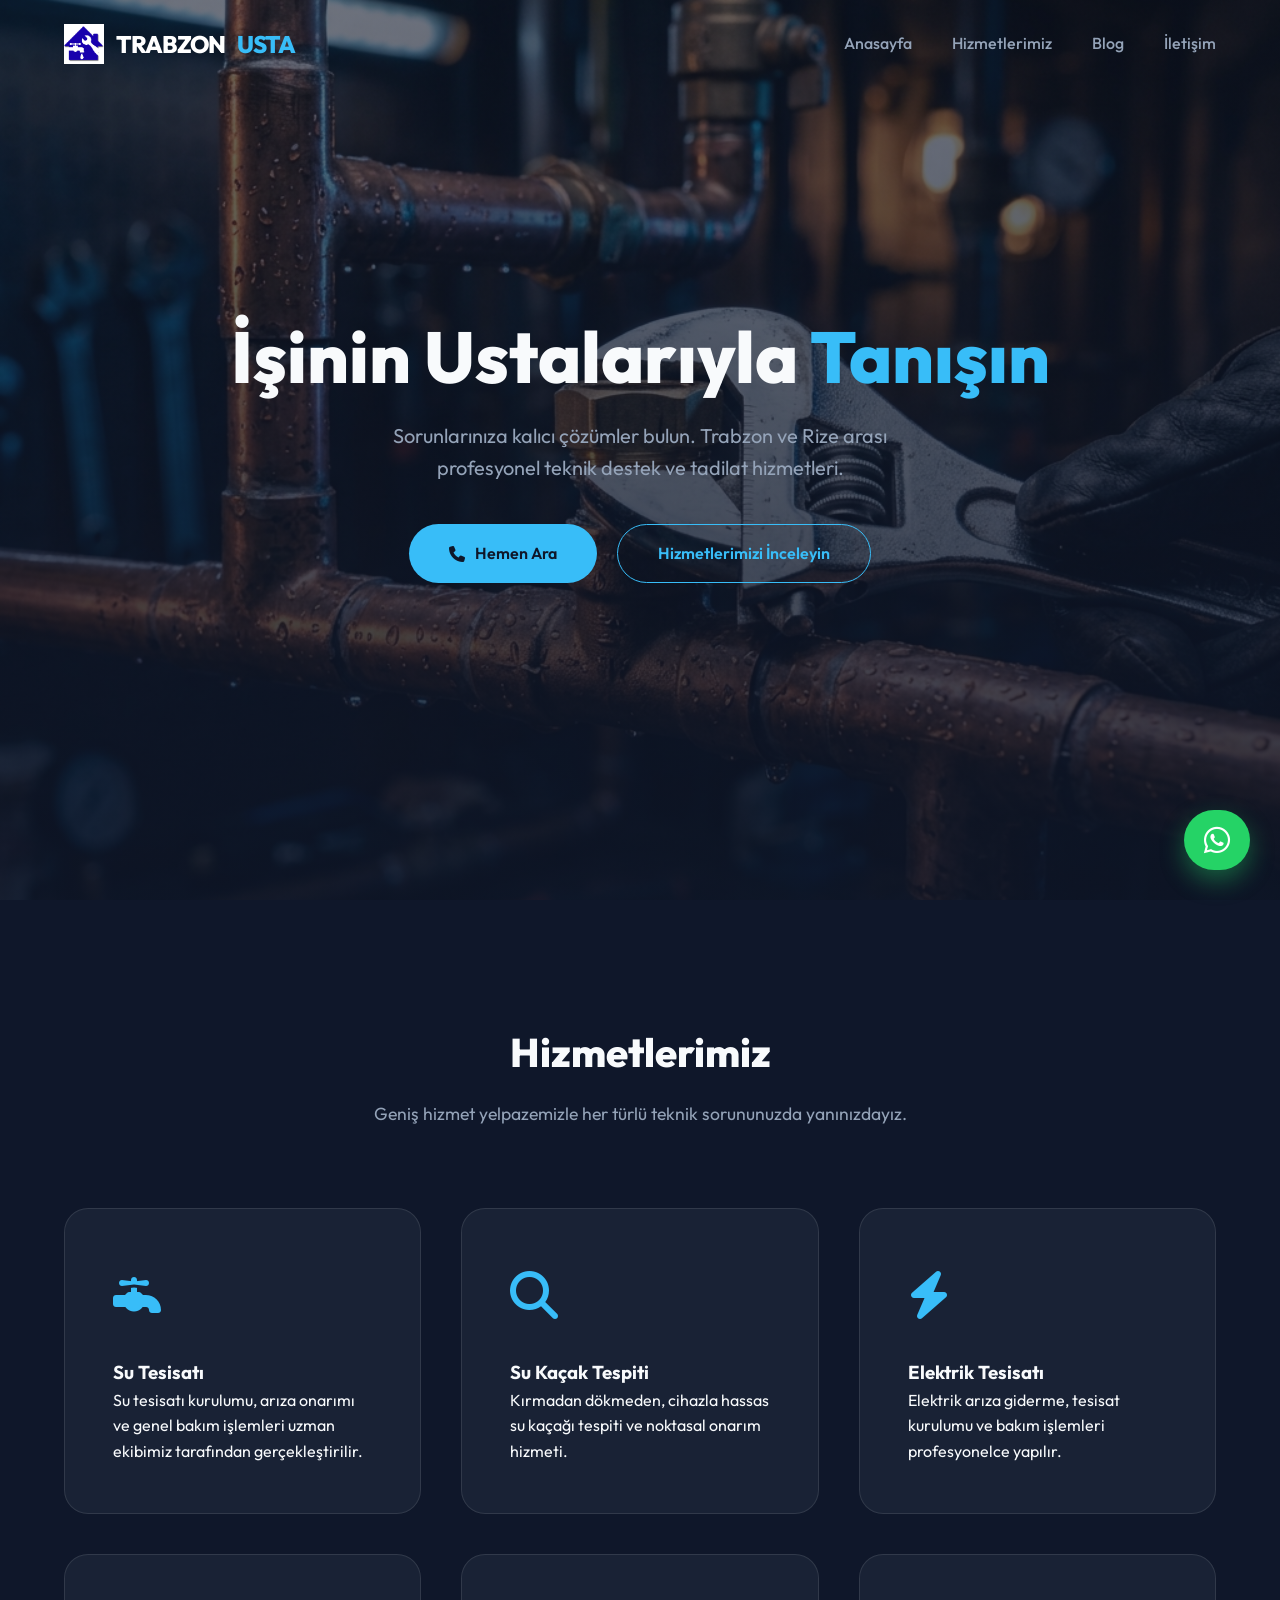
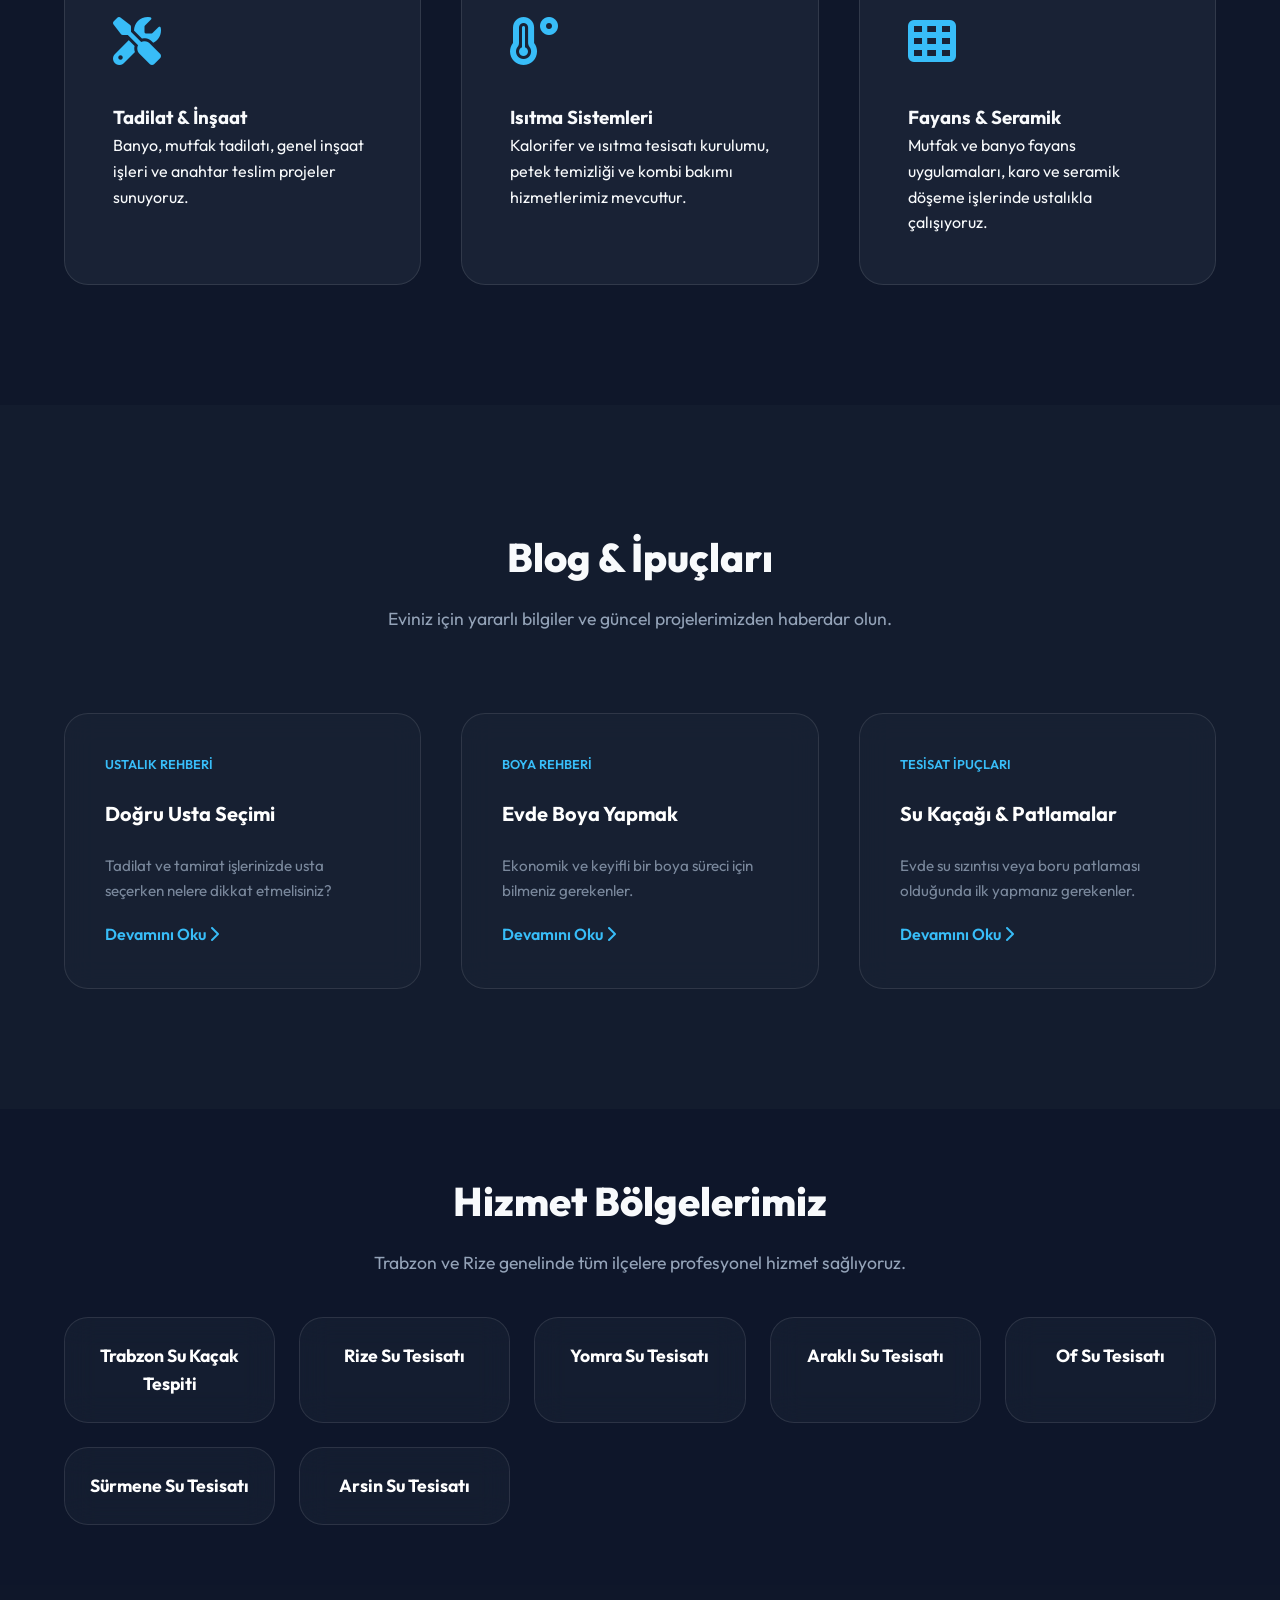
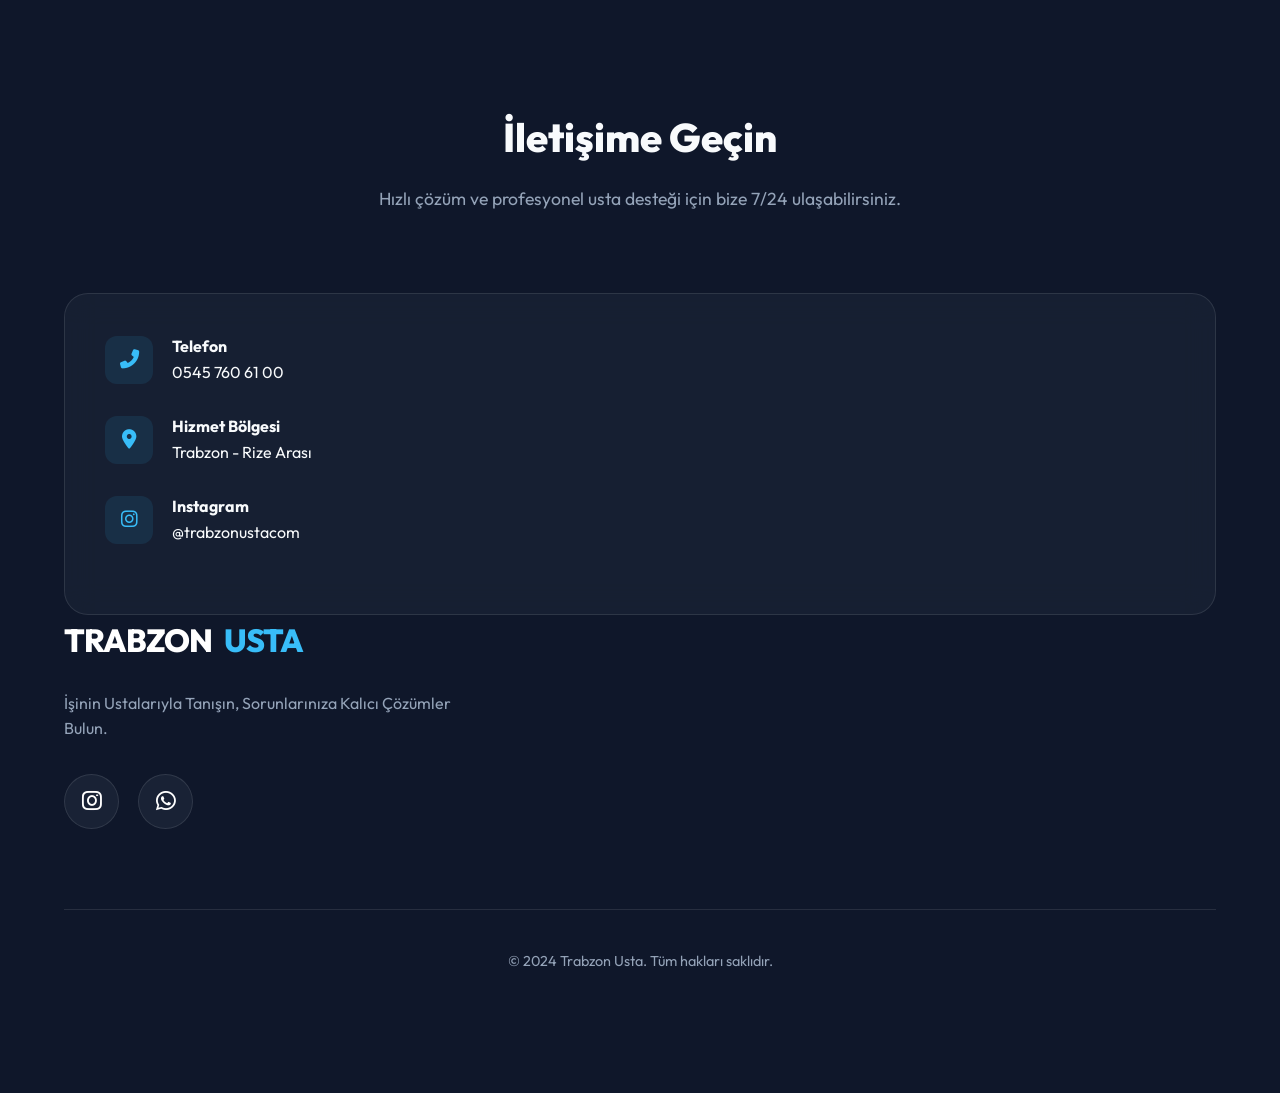
<file: index.html>
<!DOCTYPE html>
<html lang="tr">

<head>
    <meta charset="UTF-8">
    <meta name="viewport" content="width=device-width, initial-scale=1.0">
    <title>Trabzon Usta | Su Tesisat Su Kaçak Tamir Bakım Hizmetleri</title>
    <meta name="description"
        content="Trabzon ve Rize arası profesyonel su tesisatı, kaçak tespit, elektrik, tadilat ve genel inşaat işleri. Kalıcı çözümler için doğru adres.">
    <meta name="keywords"
        content="trabzon usta, trabzon su tesisat, rize su arıza, tamirci, su kaçak tespit, trabzon seramik">
    <link rel="canonical" href="https://www.trabzonusta.com/">
    <!-- Favicon -->
    <link rel="icon" type="image/png" href="logo.png">

    <!-- Google Fonts -->
    <link rel="preconnect" href="https://fonts.googleapis.com">
    <link rel="preconnect" href="https://fonts.gstatic.com" crossorigin>

    <!-- Font Awesome -->
    <link rel="stylesheet" href="https://cdnjs.cloudflare.com/ajax/libs/font-awesome/6.4.0/css/all.min.css">

    <!-- Custom Style -->
    <link rel="stylesheet" href="style_v2.css">
</head>

<body>
    <div class="bg-mesh"></div>

    <nav id="navbar">
        <a href="#" class="logo">
            <img src="logo.png" alt="Trabzon Usta Logo">
            TRABZON<span>USTA</span>
        </a>
        <ul class="nav-links" id="nav-links">
            <li><a href="#home">Anasayfa</a></li>
            <li><a href="#services">Hizmetlerimiz</a></li>
            <li><a href="#blog">Blog</a></li>
            <li><a href="#contact">İletişim</a></li>
        </ul>
        <div class="mobile-toggle" id="mobile-toggle">
            <i class="fas fa-bars"></i>
        </div>
    </nav>

    <section class="hero" id="home">
        <div class="hero-content">
            <h1 class="reveal">İşinin Ustalarıyla <span>Tanışın</span></h1>
            <p class="reveal">Sorunlarınıza kalıcı çözümler bulun. Trabzon ve Rize arası profesyonel teknik destek ve
                tadilat hizmetleri.</p>
            <div class="cta-group reveal">
                <a href="tel:05457606100" class="btn btn-primary"><i class="fas fa-phone"></i> Hemen Ara</a>
                <a href="#services" class="btn btn-outline">Hizmetlerimizi İnceleyin</a>
            </div>
        </div>
    </section>

    <section class="section" id="services">
        <div class="section-header reveal">
            <h2>Hizmetlerimiz</h2>
            <p>Geniş hizmet yelpazemizle her türlü teknik sorununuzda yanınızdayız.</p>
        </div>
        <div class="services-grid">
            <div class="service-card reveal">
                <div class="service-icon"><i class="fas fa-faucet"></i></div>
                <h3>Su Tesisatı</h3>
                <p>Su tesisatı kurulumu, arıza onarımı ve genel bakım işlemleri uzman ekibimiz tarafından
                    gerçekleştirilir.</p>
            </div>
            <div class="service-card reveal">
                <div class="service-icon"><i class="fas fa-search"></i></div>
                <h3>Su Kaçak Tespiti</h3>
                <p>Kırmadan dökmeden, cihazla hassas su kaçağı tespiti ve noktasal onarım hizmeti.</p>
            </div>
            <div class="service-card reveal">
                <div class="service-icon"><i class="fas fa-bolt"></i></div>
                <h3>Elektrik Tesisatı</h3>
                <p>Elektrik arıza giderme, tesisat kurulumu ve bakım işlemleri profesyonelce yapılır.</p>
            </div>
            <div class="service-card reveal">
                <div class="service-icon"><i class="fas fa-tools"></i></div>
                <h3>Tadilat & İnşaat</h3>
                <p>Banyo, mutfak tadilatı, genel inşaat işleri ve anahtar teslim projeler sunuyoruz.</p>
            </div>
            <div class="service-card reveal">
                <div class="service-icon"><i class="fas fa-temperature-high"></i></div>
                <h3>Isıtma Sistemleri</h3>
                <p>Kalorifer ve ısıtma tesisatı kurulumu, petek temizliği ve kombi bakımı hizmetlerimiz mevcuttur.</p>
            </div>
            <div class="service-card reveal">
                <div class="service-icon"><i class="fas fa-th"></i></div>
                <h3>Fayans & Seramik</h3>
                <p>Mutfak ve banyo fayans uygulamaları, karo ve seramik döşeme işlerinde ustalıkla çalışıyoruz.</p>
            </div>
        </div>
    </section>

    <section class="section" id="blog" style="background: rgba(30, 41, 59, 0.3);">
        <div class="section-header reveal">
            <h2>Blog & İpuçları</h2>
            <p>Eviniz için yararlı bilgiler ve güncel projelerimizden haberdar olun.</p>
        </div>
        <div class="services-grid" style="grid-template-columns: repeat(auto-fit, minmax(280px, 1fr));">
            <a href="blog/dogru-usta-secimi.html" class="blog-card-compact reveal">
                <div
                    style="color: var(--accent-blue); font-size: 0.8rem; font-weight: 600; text-transform: uppercase; margin-bottom: 0.5rem;">
                    Ustalık Rehberi</div>
                <h4 style="font-size: 1.25rem;">Doğru Usta Seçimi</h4>
                <p style="font-size: 0.95rem; opacity: 0.8; margin-top: 0.5rem;">Tadilat ve tamirat işlerinizde usta
                    seçerken nelere dikkat etmelisiniz?</p>
                <div style="margin-top: auto; padding-top: 1.2rem; color: var(--accent-blue); font-weight: 600;">
                    Devamını Oku <i class="fas fa-chevron-right"></i></div>
            </a>
            <a href="blog/evde-boya-yapmak.html" class="blog-card-compact reveal">
                <div
                    style="color: var(--accent-blue); font-size: 0.8rem; font-weight: 600; text-transform: uppercase; margin-bottom: 0.5rem;">
                    Boya Rehberi</div>
                <h4 style="font-size: 1.25rem;">Evde Boya Yapmak</h4>
                <p style="font-size: 0.95rem; opacity: 0.8; margin-top: 0.5rem;">Ekonomik ve keyifli bir boya süreci
                    için bilmeniz gerekenler.</p>
                <div style="margin-top: auto; padding-top: 1.2rem; color: var(--accent-blue); font-weight: 600;">
                    Devamını Oku <i class="fas fa-chevron-right"></i></div>
            </a>
            <a href="blog/su-kacagi-tespiti.html" class="blog-card-compact reveal">
                <div
                    style="color: var(--accent-blue); font-size: 0.8rem; font-weight: 600; text-transform: uppercase; margin-bottom: 0.5rem;">
                    Tesisat İpuçları</div>
                <h4 style="font-size: 1.25rem;">Su Kaçağı & Patlamalar</h4>
                <p style="font-size: 0.95rem; opacity: 0.8; margin-top: 0.5rem;">Evde su sızıntısı veya boru patlaması
                    olduğunda ilk yapmanız gerekenler.</p>
                <div style="margin-top: auto; padding-top: 1.2rem; color: var(--accent-blue); font-weight: 600;">
                    Devamını Oku <i class="fas fa-chevron-right"></i></div>
            </a>
        </div>
    </section>

    <section class="section" id="regions" style="padding-top: 60px; padding-bottom: 60px; background: rgba(15, 23, 42, 0.5);">
        <div class="section-header reveal" style="margin-bottom: 40px;">
            <h2>Hizmet Bölgelerimiz</h2>
            <p>Trabzon ve Rize genelinde tüm ilçelere profesyonel hizmet sağlıyoruz.</p>
        </div>
        <div class="services-grid" style="grid-template-columns: repeat(auto-fit, minmax(200px, 1fr)); gap: 1.5rem;">
            <a href="trabzon-su-kacak-tespiti.html" class="blog-card-compact reveal" style="padding: 1.5rem; text-align: center;">
                <h4 style="font-size: 1.1rem; margin: 0;">Trabzon Su Kaçak Tespiti</h4>
            </a>
            <a href="rize-su-tesisat.html" class="blog-card-compact reveal" style="padding: 1.5rem; text-align: center;">
                <h4 style="font-size: 1.1rem; margin: 0;">Rize Su Tesisatı</h4>
            </a>
            <a href="yomra-su-tesisat.html" class="blog-card-compact reveal" style="padding: 1.5rem; text-align: center;">
                <h4 style="font-size: 1.1rem; margin: 0;">Yomra Su Tesisatı</h4>
            </a>
            <a href="arakli-su-tesisat.html" class="blog-card-compact reveal" style="padding: 1.5rem; text-align: center;">
                <h4 style="font-size: 1.1rem; margin: 0;">Araklı Su Tesisatı</h4>
            </a>
            <a href="of-su-tesisat.html" class="blog-card-compact reveal" style="padding: 1.5rem; text-align: center;">
                <h4 style="font-size: 1.1rem; margin: 0;">Of Su Tesisatı</h4>
            </a>
            <a href="surmene-su-tesisat.html" class="blog-card-compact reveal" style="padding: 1.5rem; text-align: center;">
                <h4 style="font-size: 1.1rem; margin: 0;">Sürmene Su Tesisatı</h4>
            </a>
            <a href="arsin-su-tesisat.html" class="blog-card-compact reveal" style="padding: 1.5rem; text-align: center;">
                <h4 style="font-size: 1.1rem; margin: 0;">Arsin Su Tesisatı</h4>
            </a>
        </div>
    </section>

    <footer class="section" id="contact">
        <div class="section-header reveal">
            <h2>İletişime Geçin</h2>
            <p>Hızlı çözüm ve profesyonel usta desteği için bize 7/24 ulaşabilirsiniz.</p>
        </div>

        <div class="contact-container">
            <div class="contact-info-card reveal">
                <div class="contact-item">
                    <i class="fas fa-phone-alt"></i>
                    <div>
                        <h4>Telefon</h4>
                        <p><a href="tel:05457606100">0545 760 61 00</a></p>
                    </div>
                </div>
                <div class="contact-item">
                    <i class="fas fa-map-marker-alt"></i>
                    <div>
                        <h4>Hizmet Bölgesi</h4>
                        <p>Trabzon - Rize Arası</p>
                    </div>
                </div>
                <div class="contact-item">
                    <i class="fab fa-instagram"></i>
                    <div>
                        <h4>Instagram</h4>
                        <p><a href="https://www.instagram.com/trabzonustacom" target="_blank">@trabzonustacom</a></p>
                    </div>
                </div>
            </div>

            <div class="footer-brand-area reveal">
                <a href="#" class="logo footer-logo">TRABZON<span>USTA</span></a>
                <p class="footer-description">İşinin Ustalarıyla Tanışın, Sorunlarınıza Kalıcı Çözümler Bulun.</p>
                <div class="footer-social-group">
                    <a href="https://www.instagram.com/trabzonustacom" target="_blank" class="social-icon"><i
                            class="fab fa-instagram"></i></a>
                    <a href="https://wa.me/905457606100" target="_blank" class="social-icon"><i
                            class="fab fa-whatsapp"></i></a>
                </div>
            </div>
        </div>

        <div class="footer-bottom">
            <p>&copy; 2024 Trabzon Usta. Tüm hakları saklıdır.</p>
        </div>
    </footer>

    <!-- WhatsApp Button Animated -->
    <a href="https://wa.me/905457606100" class="whatsapp-btn" target="_blank">
        <i class="fab fa-whatsapp"></i>
        <span>Bize Ulaşın</span>
    </a>

    <script src="main.js"></script>
</body>

</html>
</file>
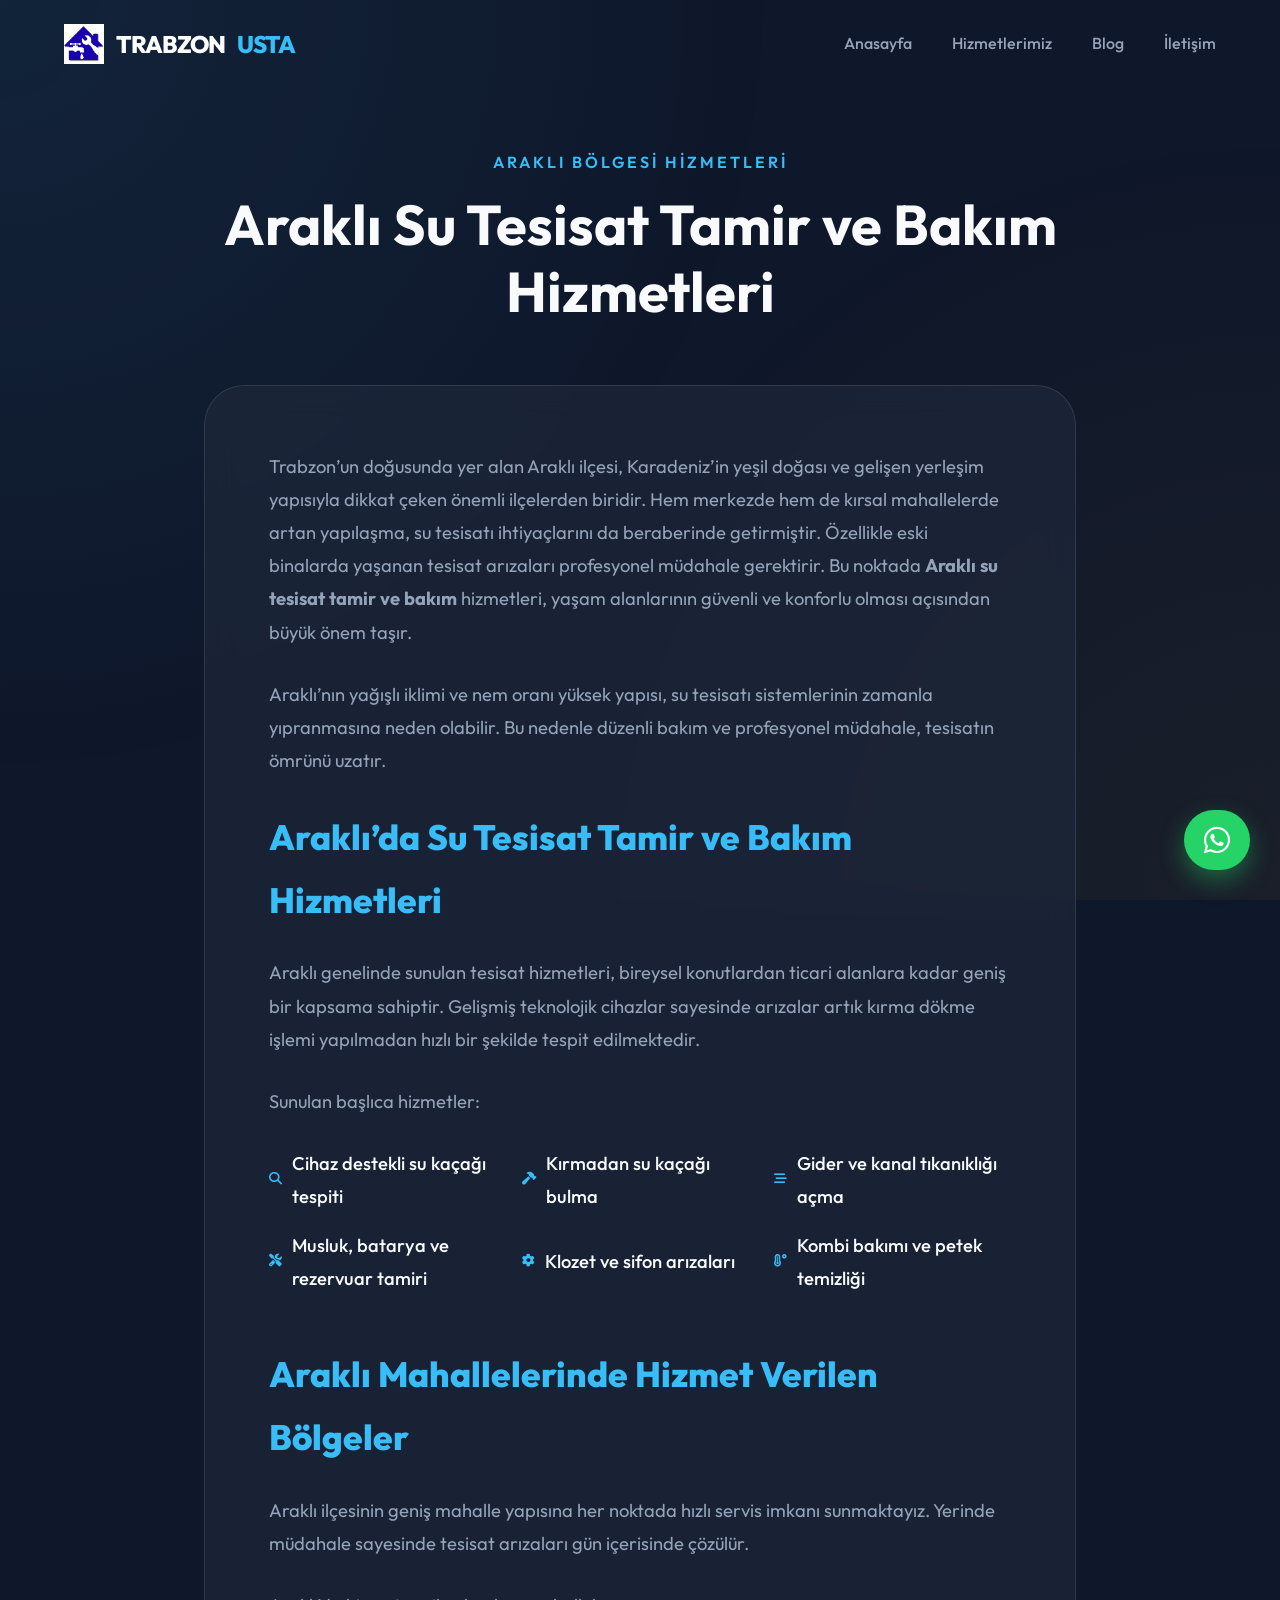
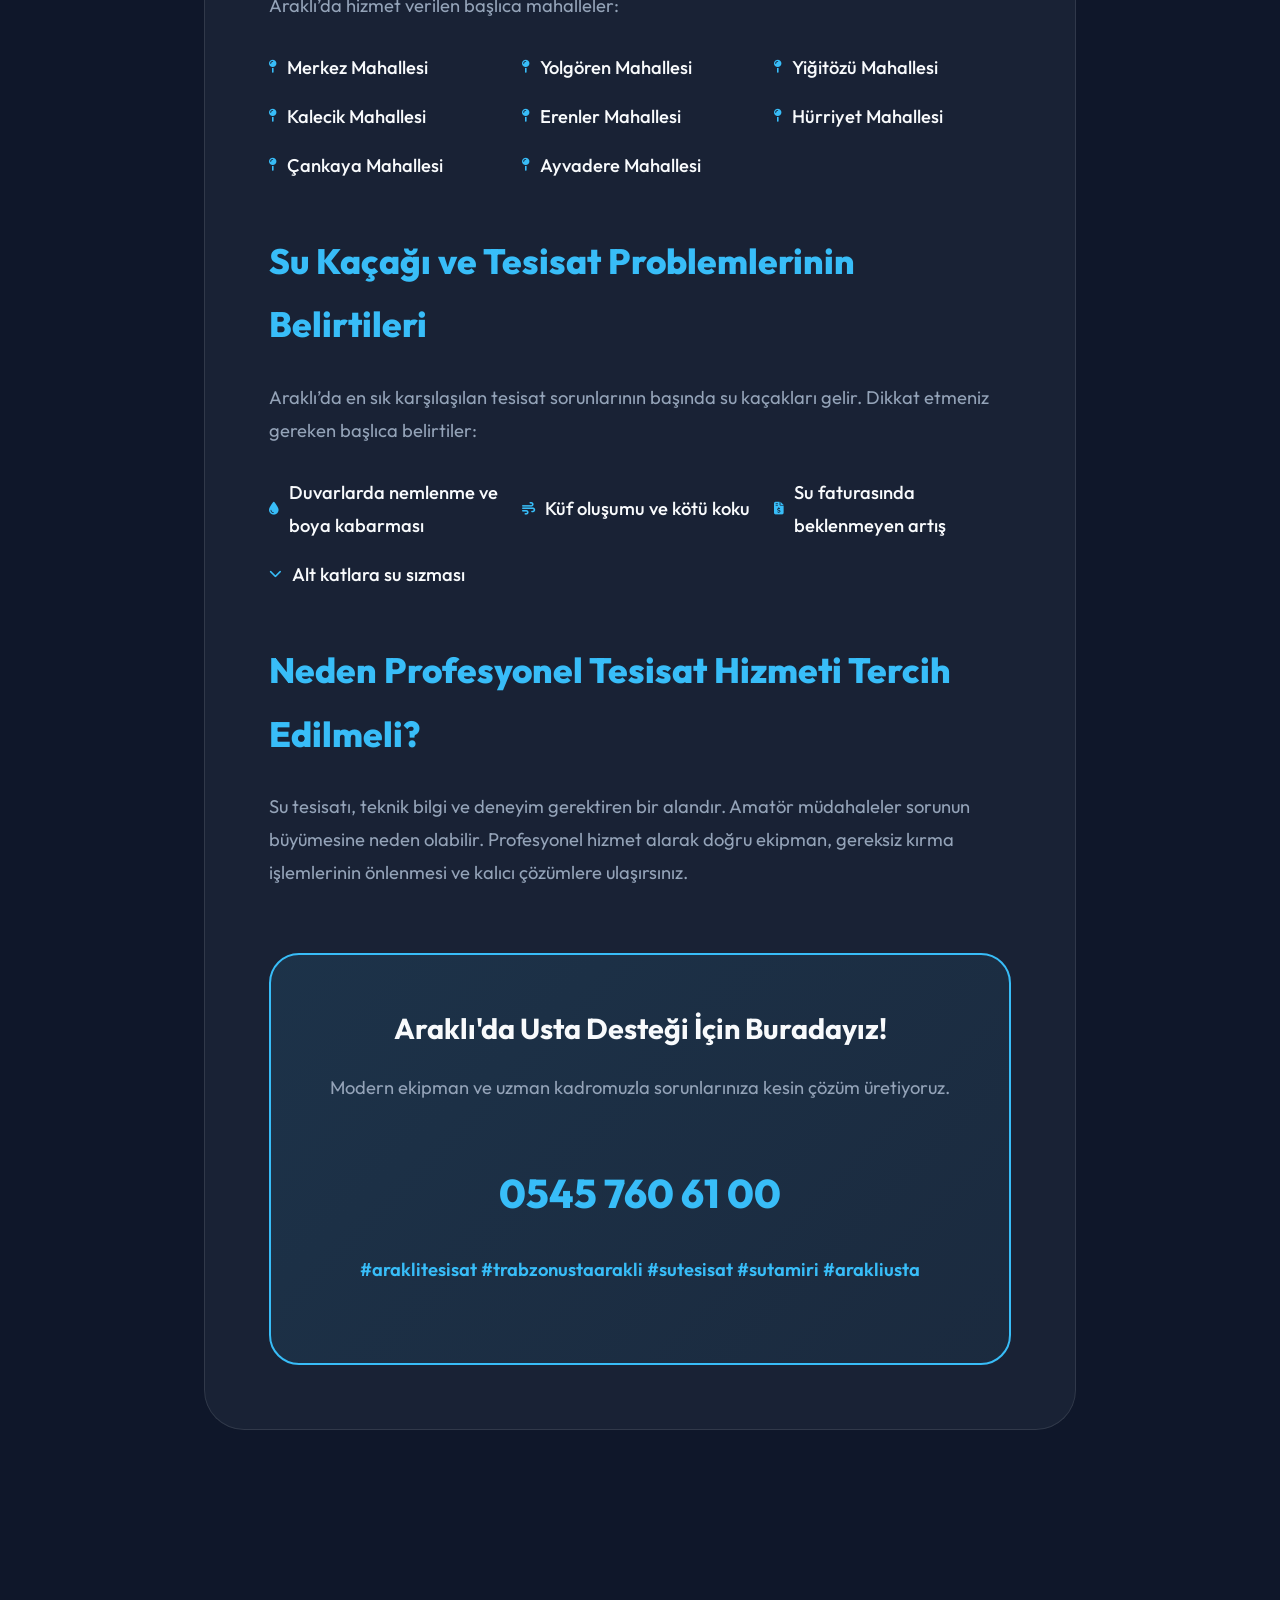
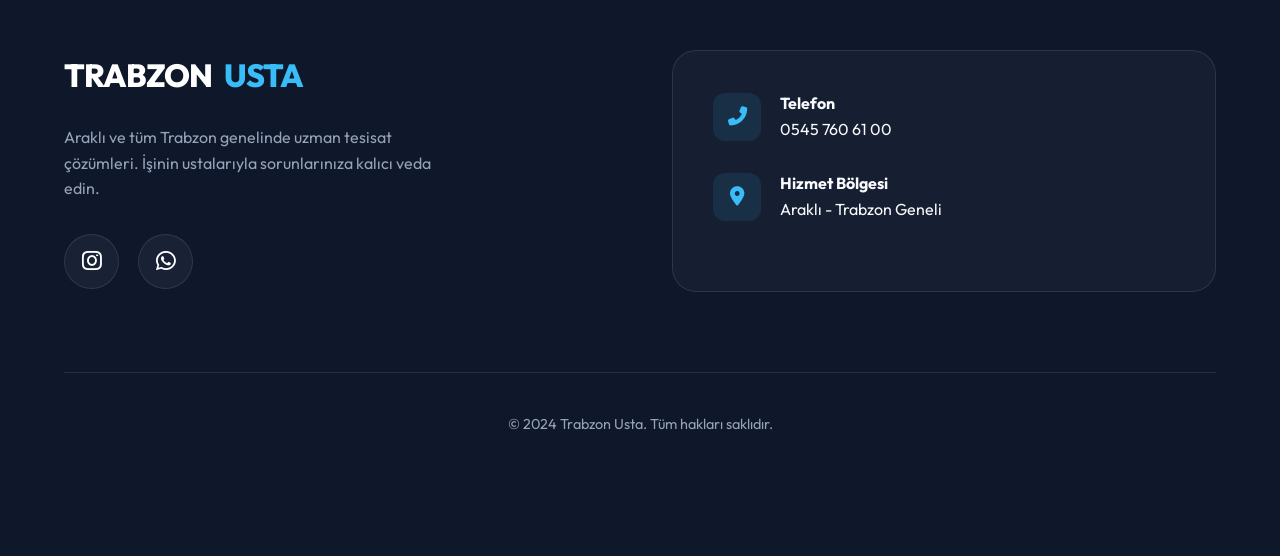
<file: arakli-su-tesisat.html>
<!DOCTYPE html>
<html lang="tr">
<head>
    <meta charset="UTF-8">
    <meta name="viewport" content="width=device-width, initial-scale=1.0">
    <title>Araklı Su Tesisat Tamir ve Bakım Hizmetleri | Kırmadan, Hızlı ve Kalıcı Çözümler</title>
    <meta name="description" content="Araklı'da kırmadan su kaçağı tespiti, tesisat tamiri ve bakımı. Araklı tüm mahallelerine hızlı servis, teknolojik cihazlarla noktasal tespit ve garantili usta desteği.">
    
    <!-- Favicon -->
    <link rel="icon" type="image/png" href="logo.png">
    
    <!-- Google Fonts -->
    <link rel="preconnect" href="https://fonts.googleapis.com">
    <link rel="preconnect" href="https://fonts.gstatic.com" crossorigin>
    
    <!-- Font Awesome -->
    <link rel="stylesheet" href="https://cdnjs.cloudflare.com/ajax/libs/font-awesome/6.4.0/css/all.min.css">
    
    <!-- Custom Style -->
    <link rel="stylesheet" href="style_v2.css">
    
    <style>
        .service-detail-container { max-width: 1000px; margin: 150px auto 100px; padding: 0 5%; }
        .content-card { 
            background: var(--bg-card); padding: 4rem; border-radius: 40px; border: 1px solid var(--glass-border); 
            line-height: 1.8; font-size: 1.15rem; -webkit-backdrop-filter: blur(15px); backdrop-filter: blur(15px);
            margin-bottom: 3rem;
        }
        .content-card h2 { color: var(--accent-blue); margin: 3rem 0 1.5rem; font-size: 2.2rem; font-weight: 800; }
        .content-card h2:first-of-type { margin-top: 0; }
        .content-card p { margin-bottom: 1.8rem; color: var(--text-secondary); }
        .content-card ul { margin-bottom: 2rem; list-style: none; display: grid; grid-template-columns: repeat(auto-fill, minmax(200px, 1fr)); gap: 1rem; }
        .content-card ul li { display: flex; align-items: center; gap: 10px; color: var(--text-primary); font-weight: 500; }
        .content-card ul li i { color: var(--accent-blue); font-size: 0.8rem; }
        
        .contact-box { 
            margin-top: 4rem; padding: 3rem; background: linear-gradient(135deg, rgba(56, 189, 248, 0.1), rgba(56, 189, 248, 0.05)); 
            border: 2px solid var(--accent-blue); border-radius: 30px; text-align: center;
        }
        .contact-box h3 { font-size: 1.8rem; margin-bottom: 1rem; }
        .phone-link { 
            display: inline-block; font-size: 2.5rem; font-weight: 800; color: var(--accent-blue); 
            text-decoration: none; margin: 1.5rem 0; transition: var(--transition-smooth);
            animation: pulse-glow 2s infinite;
        }
        @keyframes pulse-glow { 0% { transform: scale(1); } 50% { transform: scale(1.05); text-shadow: 0 0 30px rgba(56, 189, 248, 0.4); } 100% { transform: scale(1); } }
        
        @media (max-width: 768px) {
            .content-card { padding: 2.5rem 1.5rem; font-size: 1.05rem; }
            .content-card h2 { font-size: 1.6rem; }
            .phone-link { font-size: 1.8rem; }
        }
    </style>
</head>
<body>
    <div class="bg-mesh"></div>

    <nav id="navbar" class="scrolled">
        <a href="index.html" class="logo">
            <img src="logo.png" alt="Trabzon Usta Logo">
            TRABZON<span>USTA</span>
        </a>
        <ul class="nav-links">
            <li><a href="index.html#home">Anasayfa</a></li>
            <li><a href="index.html#services">Hizmetlerimiz</a></li>
            <li><a href="index.html#blog">Blog</a></li>
            <li><a href="index.html#contact">İletişim</a></li>
        </ul>
        <div class="mobile-toggle" id="mobile-toggle">
            <i class="fas fa-bars"></i>
        </div>
    </nav>

    <div class="service-detail-container">
        <header style="text-align: center; margin-bottom: 60px;">
            <div style="color: var(--accent-blue); font-weight: 600; text-transform: uppercase; letter-spacing: 3px; margin-bottom: 15px;" class="reveal">Araklı Bölgesi Hizmetleri</div>
            <h1 class="reveal" style="font-size: clamp(2rem, 5vw, 3.5rem); line-height: 1.2;">Araklı Su Tesisat Tamir ve Bakım Hizmetleri</h1>
        </header>

        <article class="content-card reveal">
            <p>Trabzon’un doğusunda yer alan Araklı ilçesi, Karadeniz’in yeşil doğası ve gelişen yerleşim yapısıyla dikkat çeken önemli ilçelerden biridir. Hem merkezde hem de kırsal mahallelerde artan yapılaşma, su tesisatı ihtiyaçlarını da beraberinde getirmiştir. Özellikle eski binalarda yaşanan tesisat arızaları profesyonel müdahale gerektirir. Bu noktada <strong>Araklı su tesisat tamir ve bakım</strong> hizmetleri, yaşam alanlarının güvenli ve konforlu olması açısından büyük önem taşır.</p>
            
            <p>Araklı’nın yağışlı iklimi ve nem oranı yüksek yapısı, su tesisatı sistemlerinin zamanla yıpranmasına neden olabilir. Bu nedenle düzenli bakım ve profesyonel müdahale, tesisatın ömrünü uzatır.</p>

            <h2>Araklı’da Su Tesisat Tamir ve Bakım Hizmetleri</h2>
            <p>Araklı genelinde sunulan tesisat hizmetleri, bireysel konutlardan ticari alanlara kadar geniş bir kapsama sahiptir. Gelişmiş teknolojik cihazlar sayesinde arızalar artık kırma dökme işlemi yapılmadan hızlı bir şekilde tespit edilmektedir.</p>
            
            <p>Sunulan başlıca hizmetler:</p>
            <ul>
                <li><i class="fas fa-search"></i> Cihaz destekli su kaçağı tespiti</li>
                <li><i class="fas fa-hammer"></i> Kırmadan su kaçağı bulma</li>
                <li><i class="fas fa-stream"></i> Gider ve kanal tıkanıklığı açma</li>
                <li><i class="fas fa-tools"></i> Musluk, batarya ve rezervuar tamiri</li>
                <li><i class="fas fa-cog"></i> Klozet ve sifon arızaları</li>
                <li><i class="fas fa-temperature-high"></i> Kombi bakımı ve petek temizliği</li>
            </ul>

            <h2>Araklı Mahallelerinde Hizmet Verilen Bölgeler</h2>
            <p>Araklı ilçesinin geniş mahalle yapısına her noktada hızlı servis imkanı sunmaktayız. Yerinde müdahale sayesinde tesisat arızaları gün içerisinde çözülür.</p>
            
            <p>Araklı’da hizmet verilen başlıca mahalleler:</p>
            <ul>
                <li><i class="fas fa-map-pin"></i> Merkez Mahallesi</li>
                <li><i class="fas fa-map-pin"></i> Yolgören Mahallesi</li>
                <li><i class="fas fa-map-pin"></i> Yiğitözü Mahallesi</li>
                <li><i class="fas fa-map-pin"></i> Kalecik Mahallesi</li>
                <li><i class="fas fa-map-pin"></i> Erenler Mahallesi</li>
                <li><i class="fas fa-map-pin"></i> Hürriyet Mahallesi</li>
                <li><i class="fas fa-map-pin"></i> Çankaya Mahallesi</li>
                <li><i class="fas fa-map-pin"></i> Ayvadere Mahallesi</li>
            </ul>

            <h2>Su Kaçağı ve Tesisat Problemlerinin Belirtileri</h2>
            <p>Araklı’da en sık karşılaşılan tesisat sorunlarının başında su kaçakları gelir. Dikkat etmeniz gereken başlıca belirtiler:</p>
            <ul>
                <li><i class="fas fa-tint"></i> Duvarlarda nemlenme ve boya kabarması</li>
                <li><i class="fas fa-wind"></i> Küf oluşumu ve kötü koku</li>
                <li><i class="fas fa-file-invoice-dollar"></i> Su faturasında beklenmeyen artış</li>
                <li><i class="fas fa-chevron-down"></i> Alt katlara su sızması</li>
            </ul>

            <h2>Neden Profesyonel Tesisat Hizmeti Tercih Edilmeli?</h2>
            <p>Su tesisatı, teknik bilgi ve deneyim gerektiren bir alandır. Amatör müdahaleler sorunun büyümesine neden olabilir. Profesyonel hizmet alarak doğru ekipman, gereksiz kırma işlemlerinin önlenmesi ve kalıcı çözümlere ulaşırsınız.</p>

            <div class="contact-box">
                <h3>Araklı'da Usta Desteği İçin Buradayız!</h3>
                <p>Modern ekipman ve uzman kadromuzla sorunlarınıza kesin çözüm üretiyoruz.</p>
                <a href="tel:05457606100" class="phone-link">0545 760 61 00</a>
                <p style="font-weight: 600; color: var(--accent-blue);">#araklitesisat #trabzonustaarakli #sutesisat #sutamiri #arakliusta</p>
            </div>
        </article>
    </div>

    <footer class="section" id="contact">
        <div class="contact-container" style="max-width: 1200px; margin: 0 auto; display: grid; grid-template-columns: repeat(auto-fit, minmax(300px, 1fr)); gap: 4rem;">
            <div class="footer-brand-area reveal">
                <a href="index.html" class="logo footer-logo">TRABZON<span>USTA</span></a>
                <p class="footer-description">Araklı ve tüm Trabzon genelinde uzman tesisat çözümleri. İşinin ustalarıyla sorunlarınıza kalıcı veda edin.</p>
                <div class="footer-social-group">
                    <a href="https://www.instagram.com/trabzonustacom" target="_blank" class="social-icon"><i class="fab fa-instagram"></i></a>
                    <a href="https://wa.me/905457606100" target="_blank" class="social-icon"><i class="fab fa-whatsapp"></i></a>
                </div>
            </div>
            <div class="contact-info-card reveal">
                <div class="contact-item">
                    <i class="fas fa-phone-alt"></i>
                    <div>
                        <h4>Telefon</h4>
                        <p><a href="tel:05457606100">0545 760 61 00</a></p>
                    </div>
                </div>
                <div class="contact-item">
                    <i class="fas fa-map-marker-alt"></i>
                    <div>
                        <h4>Hizmet Bölgesi</h4>
                        <p>Araklı - Trabzon Geneli</p>
                    </div>
                </div>
            </div>
        </div>
        <div class="footer-bottom">
            <p>&copy; 2024 Trabzon Usta. Tüm hakları saklıdır.</p>
        </div>
    </footer>

    <!-- WhatsApp Button -->
    <a href="https://wa.me/905457606100" class="whatsapp-btn" target="_blank">
        <i class="fab fa-whatsapp"></i>
        <span>Bize Ulaşın</span>
    </a>

    <script src="main.js"></script>
</body>
</html>
</file>
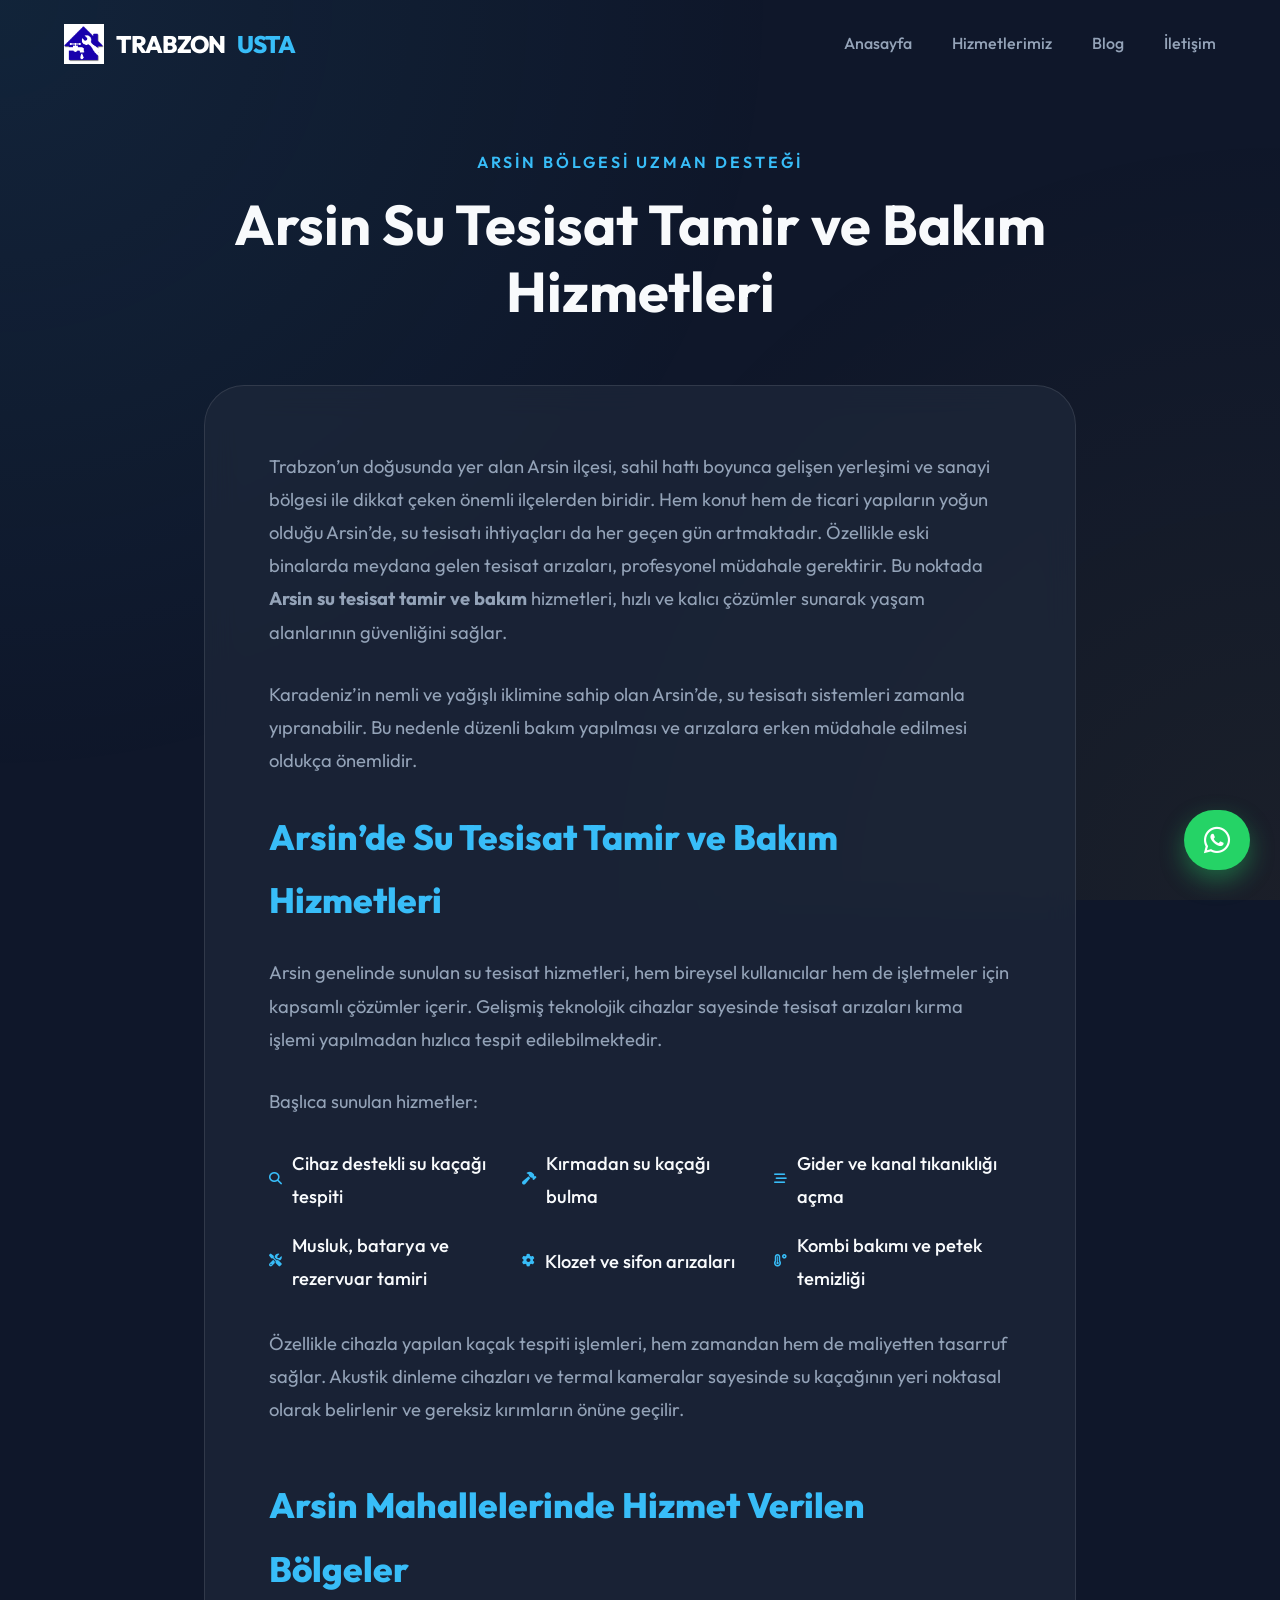
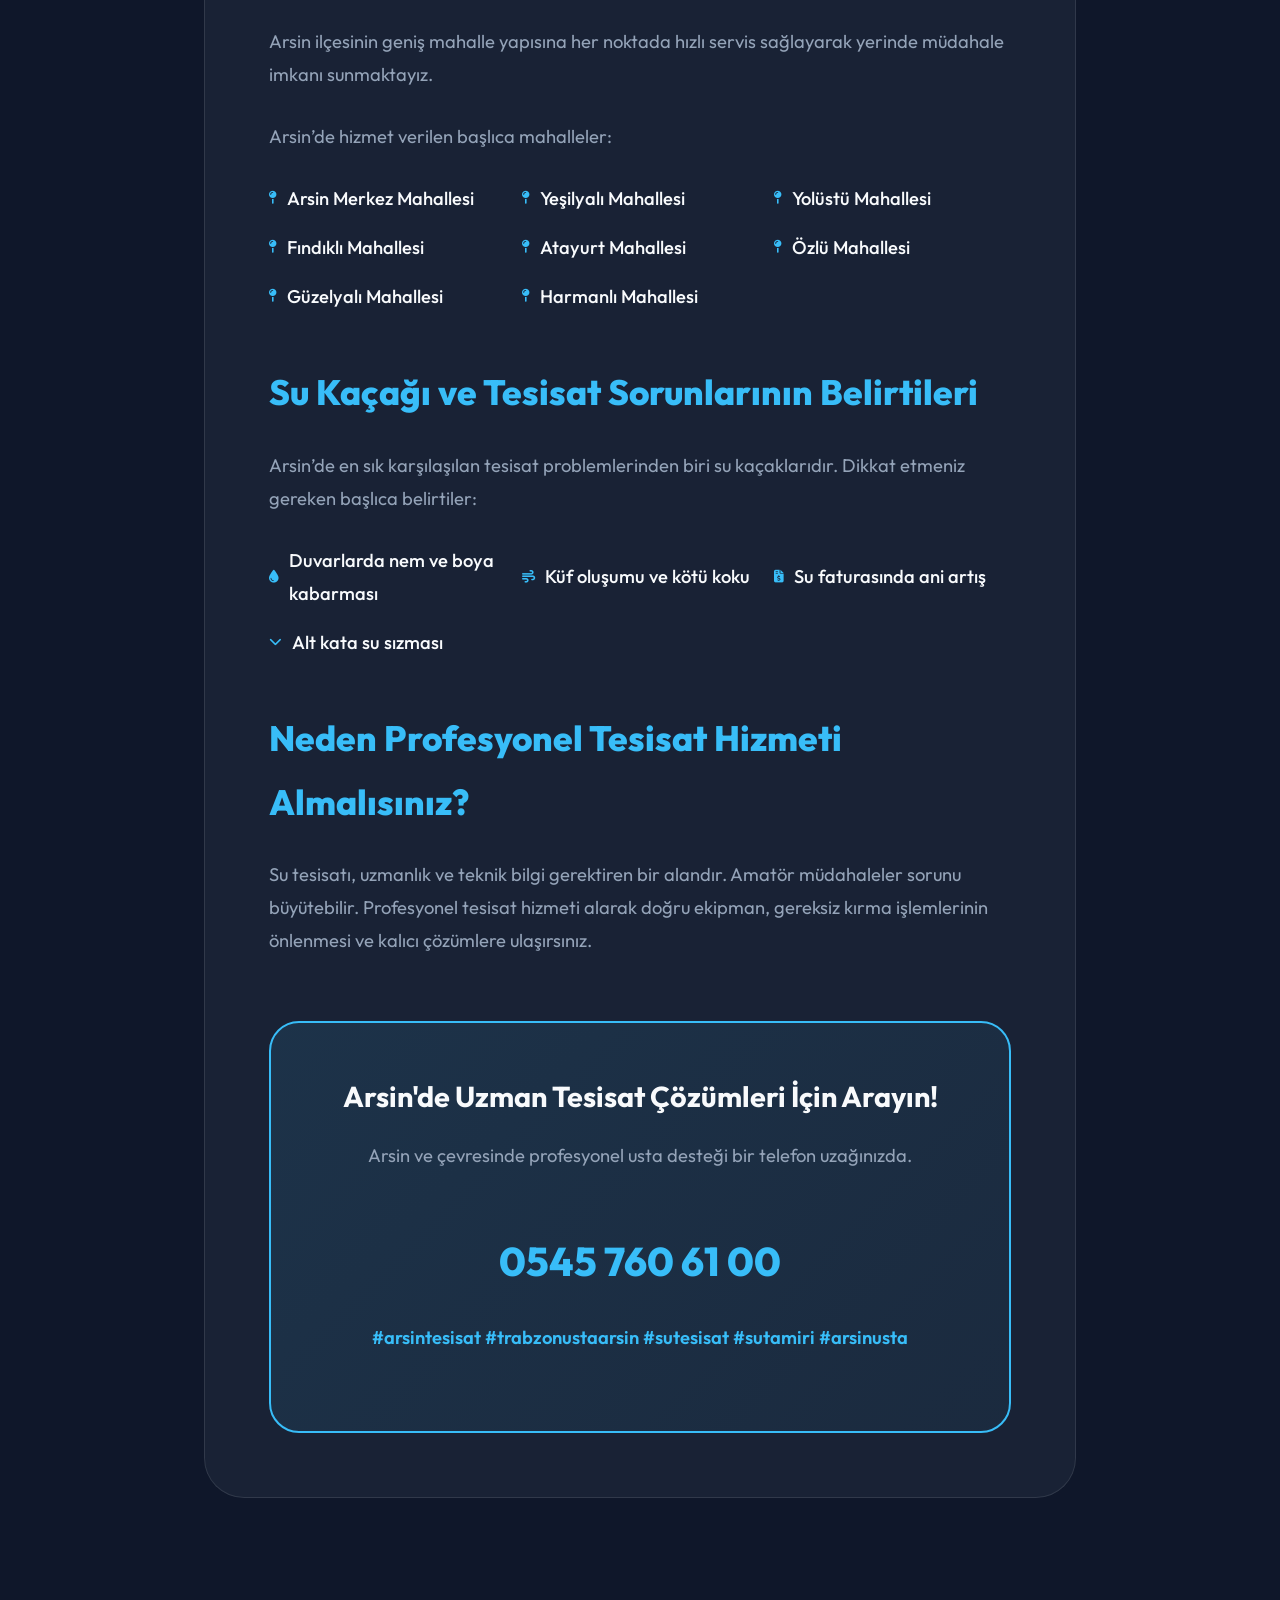
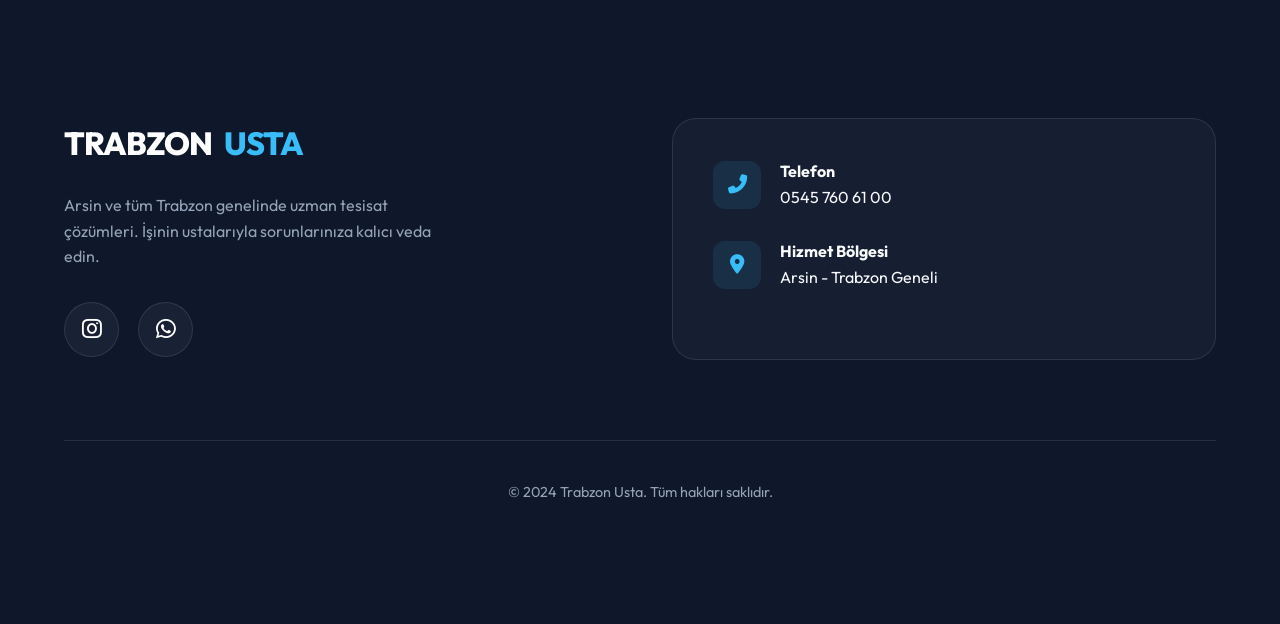
<file: arsin-su-tesisat.html>
<!DOCTYPE html>
<html lang="tr">
<head>
    <meta charset="UTF-8">
    <meta name="viewport" content="width=device-width, initial-scale=1.0">
    <title>Arsin Su Tesisat Tamir ve Bakım Hizmetleri | Kırmadan Tespit, Hızlı ve Kalıcı Çözümler</title>
    <meta name="description" content="Arsin'de kırmadan su kaçağı tespiti, tesisat tamiri ve bakımı. Arsin merkez ve Yeşilyalı dahil tüm mahallelere hızlı servis, teknolojik cihazlarla noktasal tespit hizmeti.">
    
    <!-- Favicon -->
    <link rel="icon" type="image/png" href="logo.png">
    
    <!-- Google Fonts -->
    <link rel="preconnect" href="https://fonts.googleapis.com">
    <link rel="preconnect" href="https://fonts.gstatic.com" crossorigin>
    
    <!-- Font Awesome -->
    <link rel="stylesheet" href="https://cdnjs.cloudflare.com/ajax/libs/font-awesome/6.4.0/css/all.min.css">
    
    <!-- Custom Style -->
    <link rel="stylesheet" href="style_v2.css">
    
    <style>
        .service-detail-container { max-width: 1000px; margin: 150px auto 100px; padding: 0 5%; }
        .content-card { 
            background: var(--bg-card); padding: 4rem; border-radius: 40px; border: 1px solid var(--glass-border); 
            line-height: 1.8; font-size: 1.15rem; -webkit-backdrop-filter: blur(15px); backdrop-filter: blur(15px);
            margin-bottom: 3rem;
        }
        .content-card h2 { color: var(--accent-blue); margin: 3rem 0 1.5rem; font-size: 2.2rem; font-weight: 800; }
        .content-card h2:first-of-type { margin-top: 0; }
        .content-card p { margin-bottom: 1.8rem; color: var(--text-secondary); }
        .content-card ul { margin-bottom: 2rem; list-style: none; display: grid; grid-template-columns: repeat(auto-fill, minmax(200px, 1fr)); gap: 1rem; }
        .content-card ul li { display: flex; align-items: center; gap: 10px; color: var(--text-primary); font-weight: 500; }
        .content-card ul li i { color: var(--accent-blue); font-size: 0.8rem; }
        
        .contact-box { 
            margin-top: 4rem; padding: 3rem; background: linear-gradient(135deg, rgba(56, 189, 248, 0.1), rgba(56, 189, 248, 0.05)); 
            border: 2px solid var(--accent-blue); border-radius: 30px; text-align: center;
        }
        .contact-box h3 { font-size: 1.8rem; margin-bottom: 1rem; }
        .phone-link { 
            display: inline-block; font-size: 2.5rem; font-weight: 800; color: var(--accent-blue); 
            text-decoration: none; margin: 1.5rem 0; transition: var(--transition-smooth);
            animation: pulse-glow 2s infinite;
        }
        @keyframes pulse-glow { 0% { transform: scale(1); } 50% { transform: scale(1.05); text-shadow: 0 0 30px rgba(56, 189, 248, 0.4); } 100% { transform: scale(1); } }
        
        @media (max-width: 768px) {
            .content-card { padding: 2.5rem 1.5rem; font-size: 1.05rem; }
            .content-card h2 { font-size: 1.6rem; }
            .phone-link { font-size: 1.8rem; }
        }
    </style>
</head>
<body>
    <div class="bg-mesh"></div>

    <nav id="navbar" class="scrolled">
        <a href="index.html" class="logo">
            <img src="logo.png" alt="Trabzon Usta Logo">
            TRABZON<span>USTA</span>
        </a>
        <ul class="nav-links">
            <li><a href="index.html#home">Anasayfa</a></li>
            <li><a href="index.html#services">Hizmetlerimiz</a></li>
            <li><a href="index.html#blog">Blog</a></li>
            <li><a href="index.html#contact">İletişim</a></li>
        </ul>
        <div class="mobile-toggle" id="mobile-toggle">
            <i class="fas fa-bars"></i>
        </div>
    </nav>

    <div class="service-detail-container">
        <header style="text-align: center; margin-bottom: 60px;">
            <div style="color: var(--accent-blue); font-weight: 600; text-transform: uppercase; letter-spacing: 3px; margin-bottom: 15px;" class="reveal">Arsin Bölgesi Uzman Desteği</div>
            <h1 class="reveal" style="font-size: clamp(2rem, 5vw, 3.5rem); line-height: 1.2;">Arsin Su Tesisat Tamir ve Bakım Hizmetleri</h1>
        </header>

        <article class="content-card reveal">
            <p>Trabzon’un doğusunda yer alan Arsin ilçesi, sahil hattı boyunca gelişen yerleşimi ve sanayi bölgesi ile dikkat çeken önemli ilçelerden biridir. Hem konut hem de ticari yapıların yoğun olduğu Arsin’de, su tesisatı ihtiyaçları da her geçen gün artmaktadır. Özellikle eski binalarda meydana gelen tesisat arızaları, profesyonel müdahale gerektirir. Bu noktada <strong>Arsin su tesisat tamir ve bakım</strong> hizmetleri, hızlı ve kalıcı çözümler sunarak yaşam alanlarının güvenliğini sağlar.</p>
            
            <p>Karadeniz’in nemli ve yağışlı iklimine sahip olan Arsin’de, su tesisatı sistemleri zamanla yıpranabilir. Bu nedenle düzenli bakım yapılması ve arızalara erken müdahale edilmesi oldukça önemlidir.</p>

            <h2>Arsin’de Su Tesisat Tamir ve Bakım Hizmetleri</h2>
            <p>Arsin genelinde sunulan su tesisat hizmetleri, hem bireysel kullanıcılar hem de işletmeler için kapsamlı çözümler içerir. Gelişmiş teknolojik cihazlar sayesinde tesisat arızaları kırma işlemi yapılmadan hızlıca tespit edilebilmektedir.</p>
            
            <p>Başlıca sunulan hizmetler:</p>
            <ul>
                <li><i class="fas fa-search"></i> Cihaz destekli su kaçağı tespiti</li>
                <li><i class="fas fa-hammer"></i> Kırmadan su kaçağı bulma</li>
                <li><i class="fas fa-stream"></i> Gider ve kanal tıkanıklığı açma</li>
                <li><i class="fas fa-tools"></i> Musluk, batarya ve rezervuar tamiri</li>
                <li><i class="fas fa-cog"></i> Klozet ve sifon arızaları</li>
                <li><i class="fas fa-temperature-high"></i> Kombi bakımı ve petek temizliği</li>
            </ul>

            <p>Özellikle cihazla yapılan kaçak tespiti işlemleri, hem zamandan hem de maliyetten tasarruf sağlar. Akustik dinleme cihazları ve termal kameralar sayesinde su kaçağının yeri noktasal olarak belirlenir ve gereksiz kırımların önüne geçilir.</p>

            <h2>Arsin Mahallelerinde Hizmet Verilen Bölgeler</h2>
            <p>Arsin ilçesinin geniş mahalle yapısına her noktada hızlı servis sağlayarak yerinde müdahale imkanı sunmaktayız.</p>
            
            <p>Arsin’de hizmet verilen başlıca mahalleler:</p>
            <ul>
                <li><i class="fas fa-map-pin"></i> Arsin Merkez Mahallesi</li>
                <li><i class="fas fa-map-pin"></i> Yeşilyalı Mahallesi</li>
                <li><i class="fas fa-map-pin"></i> Yolüstü Mahallesi</li>
                <li><i class="fas fa-map-pin"></i> Fındıklı Mahallesi</li>
                <li><i class="fas fa-map-pin"></i> Atayurt Mahallesi</li>
                <li><i class="fas fa-map-pin"></i> Özlü Mahallesi</li>
                <li><i class="fas fa-map-pin"></i> Güzelyalı Mahallesi</li>
                <li><i class="fas fa-map-pin"></i> Harmanlı Mahallesi</li>
            </ul>

            <h2>Su Kaçağı ve Tesisat Sorunlarının Belirtileri</h2>
            <p>Arsin’de en sık karşılaşılan tesisat problemlerinden biri su kaçaklarıdır. Dikkat etmeniz gereken başlıca belirtiler:</p>
            <ul>
                <li><i class="fas fa-tint"></i> Duvarlarda nem ve boya kabarması</li>
                <li><i class="fas fa-wind"></i> Küf oluşumu ve kötü koku</li>
                <li><i class="fas fa-file-invoice-dollar"></i> Su faturasında ani artış</li>
                <li><i class="fas fa-chevron-down"></i> Alt kata su sızması</li>
            </ul>

            <h2>Neden Profesyonel Tesisat Hizmeti Almalısınız?</h2>
            <p>Su tesisatı, uzmanlık ve teknik bilgi gerektiren bir alandır. Amatör müdahaleler sorunu büyütebilir. Profesyonel tesisat hizmeti alarak doğru ekipman, gereksiz kırma işlemlerinin önlenmesi ve kalıcı çözümlere ulaşırsınız.</p>

            <div class="contact-box">
                <h3>Arsin'de Uzman Tesisat Çözümleri İçin Arayın!</h3>
                <p>Arsin ve çevresinde profesyonel usta desteği bir telefon uzağınızda.</p>
                <a href="tel:05457606100" class="phone-link">0545 760 61 00</a>
                <p style="font-weight: 600; color: var(--accent-blue);">#arsintesisat #trabzonustaarsin #sutesisat #sutamiri #arsinusta</p>
            </div>
        </article>
    </div>

    <footer class="section" id="contact">
        <div class="contact-container" style="max-width: 1200px; margin: 0 auto; display: grid; grid-template-columns: repeat(auto-fit, minmax(300px, 1fr)); gap: 4rem;">
            <div class="footer-brand-area reveal">
                <a href="index.html" class="logo footer-logo">TRABZON<span>USTA</span></a>
                <p class="footer-description">Arsin ve tüm Trabzon genelinde uzman tesisat çözümleri. İşinin ustalarıyla sorunlarınıza kalıcı veda edin.</p>
                <div class="footer-social-group">
                    <a href="https://www.instagram.com/trabzonustacom" target="_blank" class="social-icon"><i class="fab fa-instagram"></i></a>
                    <a href="https://wa.me/905457606100" target="_blank" class="social-icon"><i class="fab fa-whatsapp"></i></a>
                </div>
            </div>
            <div class="contact-info-card reveal">
                <div class="contact-item">
                    <i class="fas fa-phone-alt"></i>
                    <div>
                        <h4>Telefon</h4>
                        <p><a href="tel:05457606100">0545 760 61 00</a></p>
                    </div>
                </div>
                <div class="contact-item">
                    <i class="fas fa-map-marker-alt"></i>
                    <div>
                        <h4>Hizmet Bölgesi</h4>
                        <p>Arsin - Trabzon Geneli</p>
                    </div>
                </div>
            </div>
        </div>
        <div class="footer-bottom">
            <p>&copy; 2024 Trabzon Usta. Tüm hakları saklıdır.</p>
        </div>
    </footer>

    <!-- WhatsApp Button -->
    <a href="https://wa.me/905457606100" class="whatsapp-btn" target="_blank">
        <i class="fab fa-whatsapp"></i>
        <span>Bize Ulaşın</span>
    </a>

    <script src="main.js"></script>
</body>
</html>
</file>
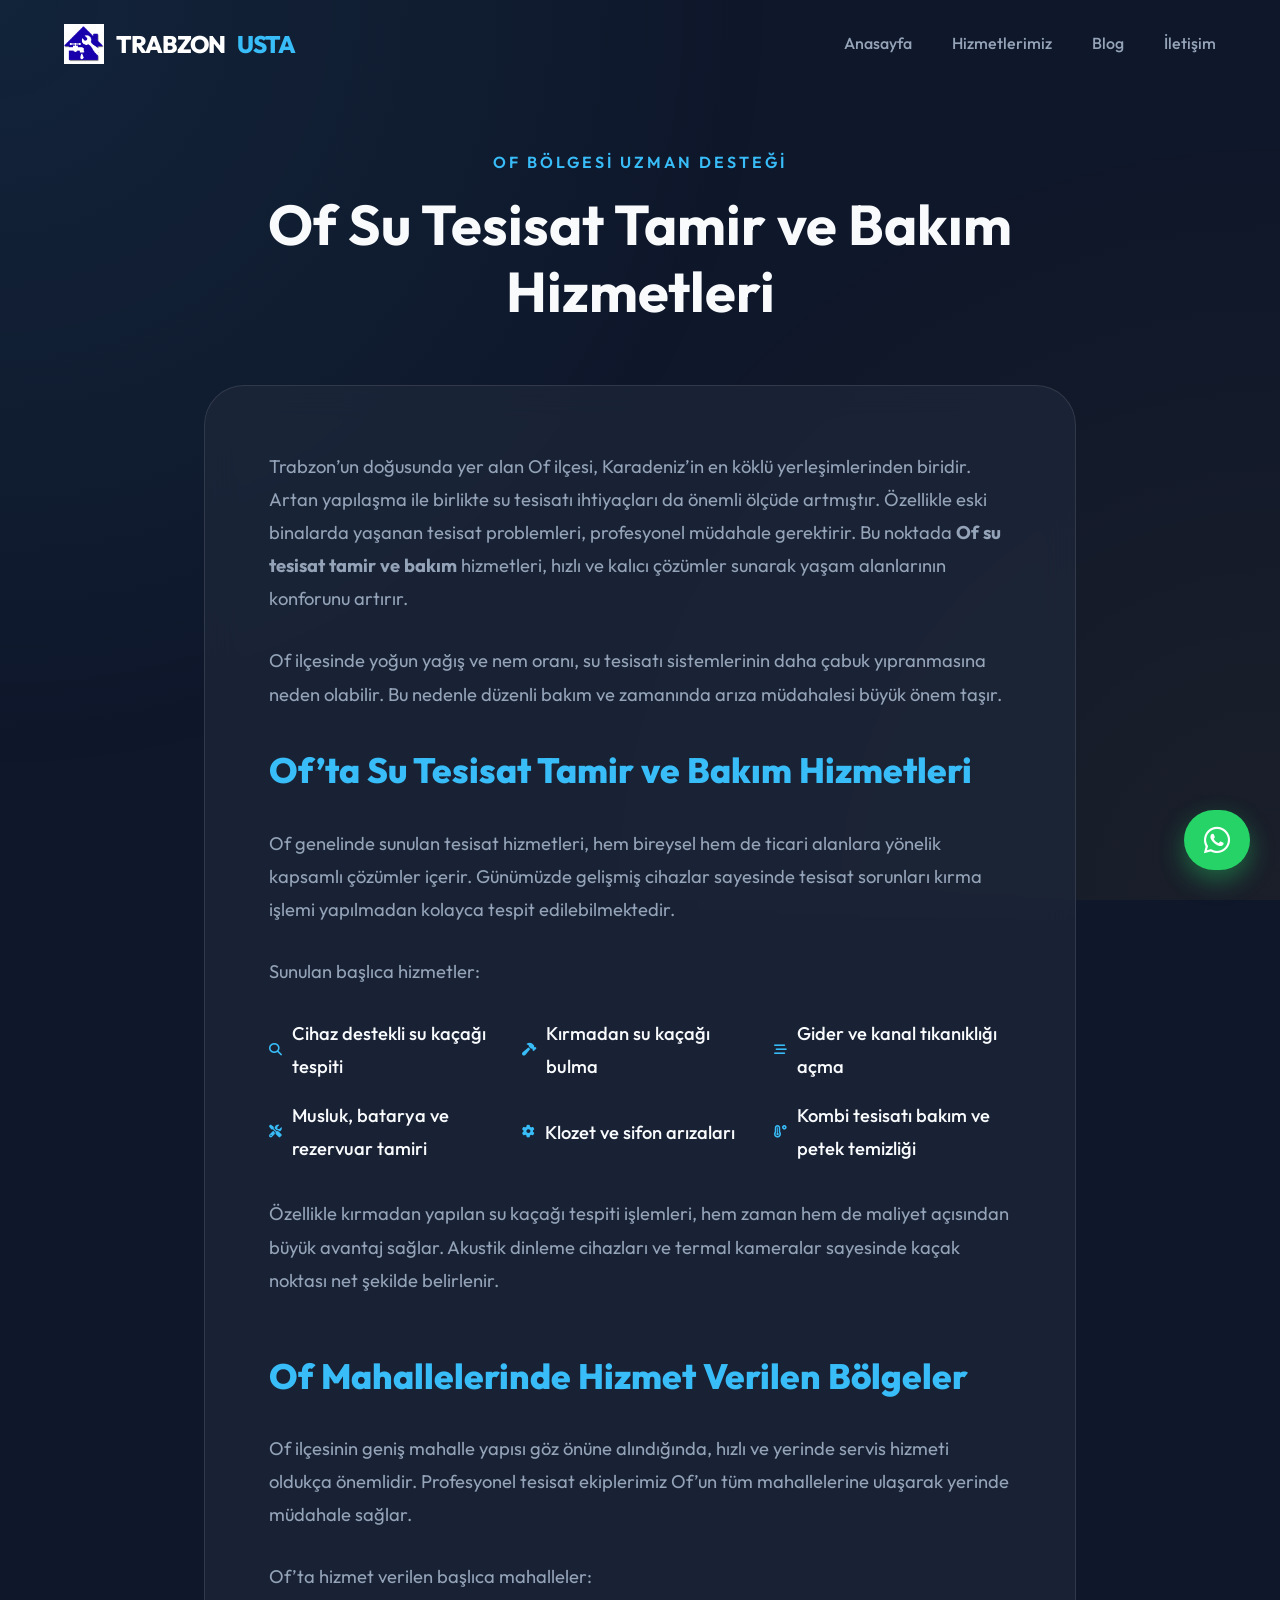
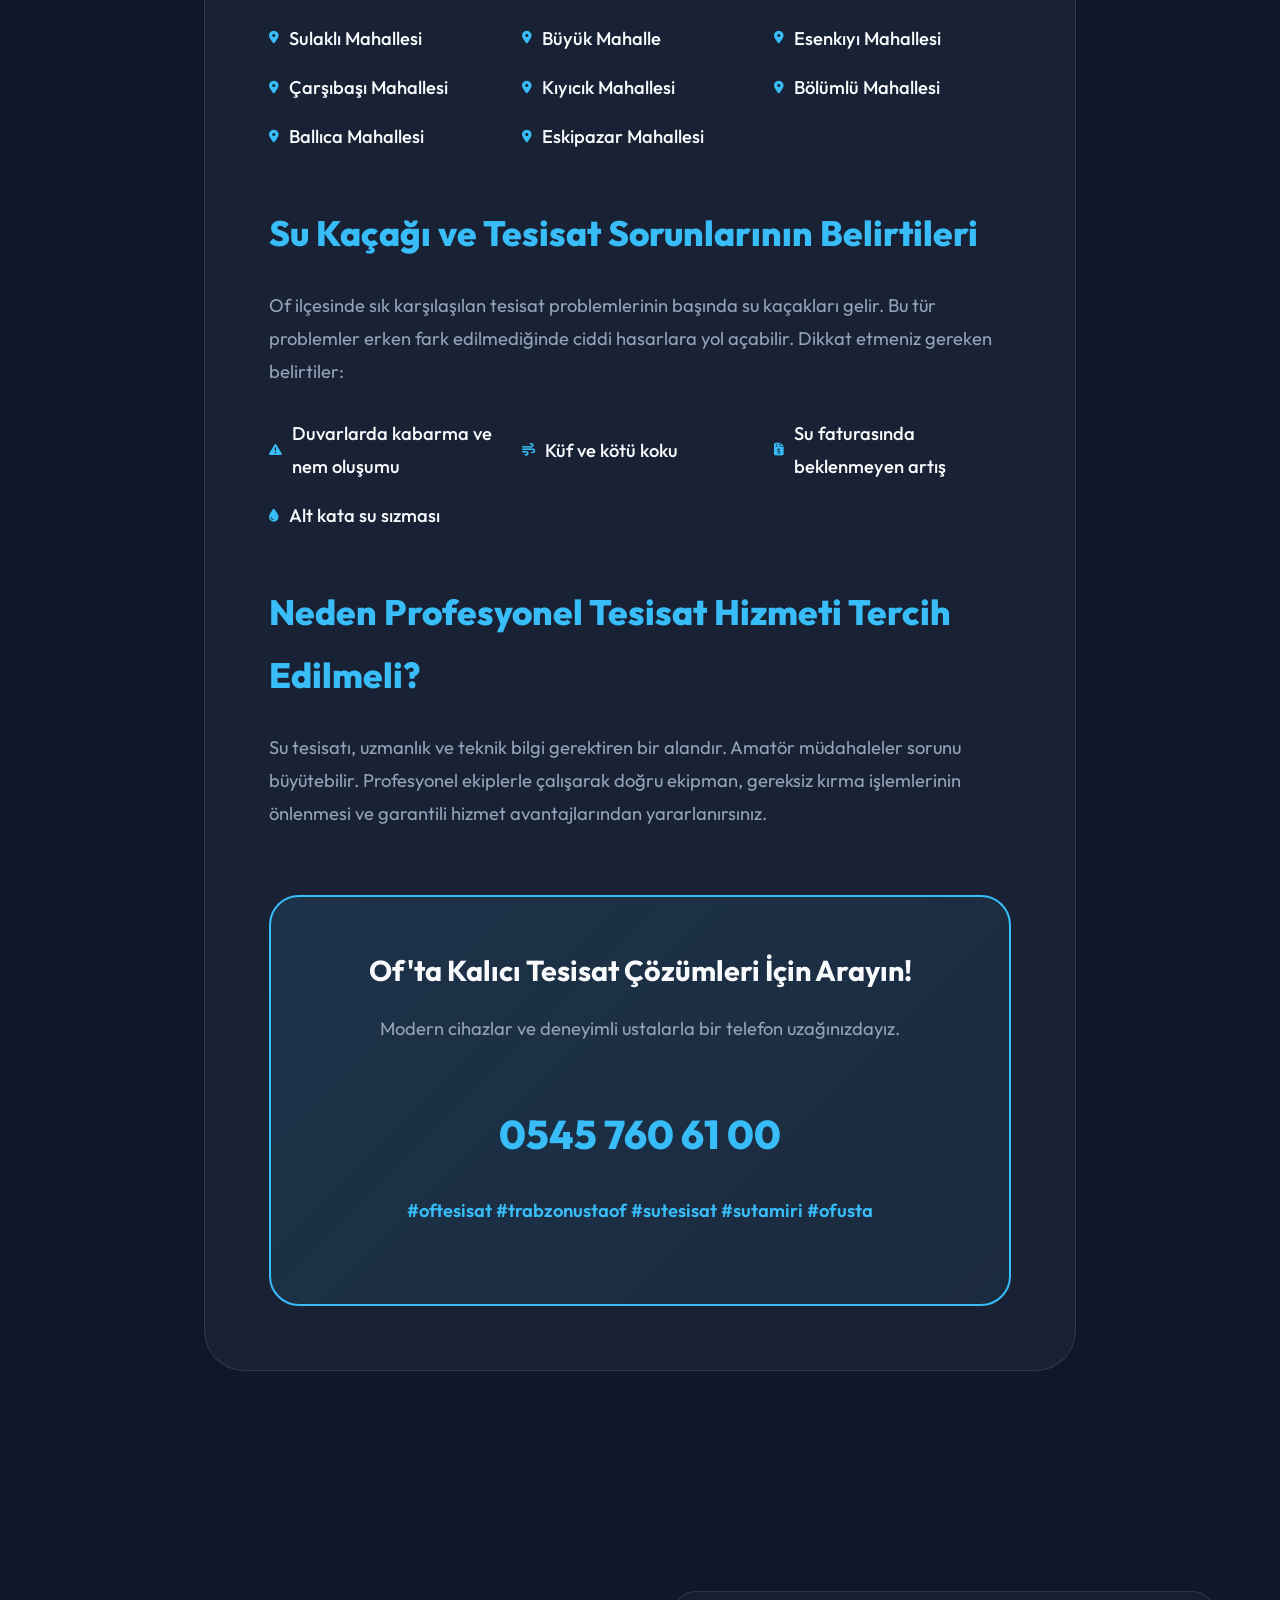
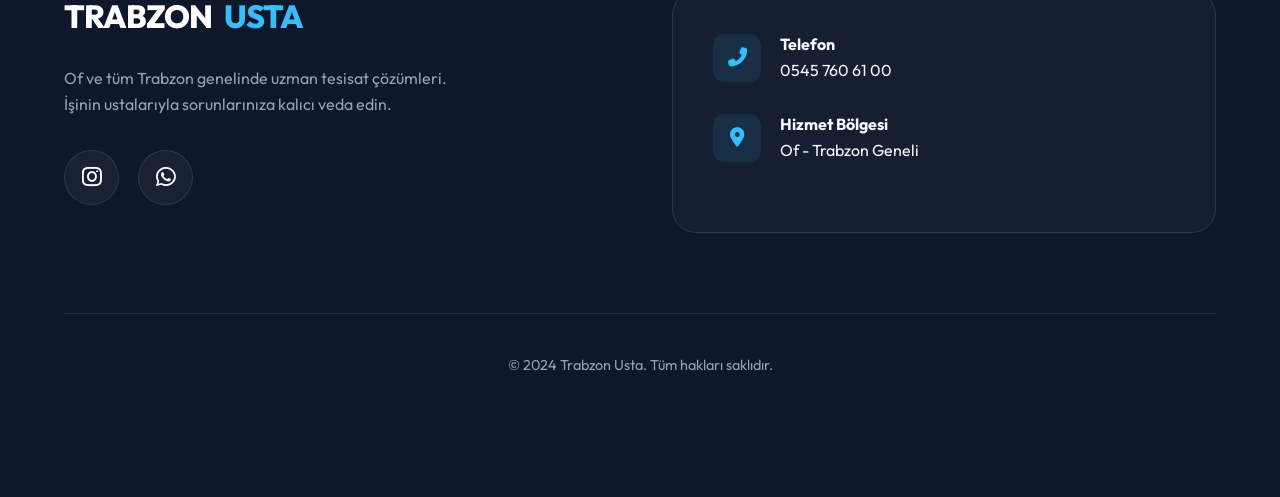
<file: of-su-tesisat.html>
<!DOCTYPE html>
<html lang="tr">
<head>
    <meta charset="UTF-8">
    <meta name="viewport" content="width=device-width, initial-scale=1.0">
    <title>Of Su Tesisat Tamir ve Bakım Hizmetleri | Hızlı, Kırmadan ve Garantili Çözümler</title>
    <meta name="description" content="Of ilçesinde kırmadan su kaçağı tespiti, tesisat tamiri ve bakımı. Of mahallelerine hızlı servis, uzman usta kadrosu ve modern cihazlarla kesin çözümler.">
    
    <!-- Favicon -->
    <link rel="icon" type="image/png" href="logo.png">
    
    <!-- Google Fonts -->
    <link rel="preconnect" href="https://fonts.googleapis.com">
    <link rel="preconnect" href="https://fonts.gstatic.com" crossorigin>
    
    <!-- Font Awesome -->
    <link rel="stylesheet" href="https://cdnjs.cloudflare.com/ajax/libs/font-awesome/6.4.0/css/all.min.css">
    
    <!-- Custom Style -->
    <link rel="stylesheet" href="style_v2.css">
    
    <style>
        .service-detail-container { max-width: 1000px; margin: 150px auto 100px; padding: 0 5%; }
        .content-card { 
            background: var(--bg-card); padding: 4rem; border-radius: 40px; border: 1px solid var(--glass-border); 
            line-height: 1.8; font-size: 1.15rem; -webkit-backdrop-filter: blur(15px); backdrop-filter: blur(15px);
            margin-bottom: 3rem;
        }
        .content-card h2 { color: var(--accent-blue); margin: 3rem 0 1.5rem; font-size: 2.2rem; font-weight: 800; }
        .content-card h2:first-of-type { margin-top: 0; }
        .content-card p { margin-bottom: 1.8rem; color: var(--text-secondary); }
        .content-card ul { margin-bottom: 2rem; list-style: none; display: grid; grid-template-columns: repeat(auto-fill, minmax(200px, 1fr)); gap: 1rem; }
        .content-card ul li { display: flex; align-items: center; gap: 10px; color: var(--text-primary); font-weight: 500; }
        .content-card ul li i { color: var(--accent-blue); font-size: 0.8rem; }
        
        .contact-box { 
            margin-top: 4rem; padding: 3rem; background: linear-gradient(135deg, rgba(56, 189, 248, 0.1), rgba(56, 189, 248, 0.05)); 
            border: 2px solid var(--accent-blue); border-radius: 30px; text-align: center;
        }
        .contact-box h3 { font-size: 1.8rem; margin-bottom: 1rem; }
        .phone-link { 
            display: inline-block; font-size: 2.5rem; font-weight: 800; color: var(--accent-blue); 
            text-decoration: none; margin: 1.5rem 0; transition: var(--transition-smooth);
            animation: pulse-glow 2s infinite;
        }
        @keyframes pulse-glow { 0% { transform: scale(1); } 50% { transform: scale(1.05); text-shadow: 0 0 30px rgba(56, 189, 248, 0.4); } 100% { transform: scale(1); } }
        
        @media (max-width: 768px) {
            .content-card { padding: 2.5rem 1.5rem; font-size: 1.05rem; }
            .content-card h2 { font-size: 1.6rem; }
            .phone-link { font-size: 1.8rem; }
        }
    </style>
</head>
<body>
    <div class="bg-mesh"></div>

    <nav id="navbar" class="scrolled">
        <a href="index.html" class="logo">
            <img src="logo.png" alt="Trabzon Usta Logo">
            TRABZON<span>USTA</span>
        </a>
        <ul class="nav-links">
            <li><a href="index.html#home">Anasayfa</a></li>
            <li><a href="index.html#services">Hizmetlerimiz</a></li>
            <li><a href="index.html#blog">Blog</a></li>
            <li><a href="index.html#contact">İletişim</a></li>
        </ul>
        <div class="mobile-toggle" id="mobile-toggle">
            <i class="fas fa-bars"></i>
        </div>
    </nav>

    <div class="service-detail-container">
        <header style="text-align: center; margin-bottom: 60px;">
            <div style="color: var(--accent-blue); font-weight: 600; text-transform: uppercase; letter-spacing: 3px; margin-bottom: 15px;" class="reveal">Of Bölgesi Uzman Desteği</div>
            <h1 class="reveal" style="font-size: clamp(2rem, 5vw, 3.5rem); line-height: 1.2;">Of Su Tesisat Tamir ve Bakım Hizmetleri</h1>
        </header>

        <article class="content-card reveal">
            <p>Trabzon’un doğusunda yer alan Of ilçesi, Karadeniz’in en köklü yerleşimlerinden biridir. Artan yapılaşma ile birlikte su tesisatı ihtiyaçları da önemli ölçüde artmıştır. Özellikle eski binalarda yaşanan tesisat problemleri, profesyonel müdahale gerektirir. Bu noktada <strong>Of su tesisat tamir ve bakım</strong> hizmetleri, hızlı ve kalıcı çözümler sunarak yaşam alanlarının konforunu artırır.</p>
            
            <p>Of ilçesinde yoğun yağış ve nem oranı, su tesisatı sistemlerinin daha çabuk yıpranmasına neden olabilir. Bu nedenle düzenli bakım ve zamanında arıza müdahalesi büyük önem taşır.</p>

            <h2>Of’ta Su Tesisat Tamir ve Bakım Hizmetleri</h2>
            <p>Of genelinde sunulan tesisat hizmetleri, hem bireysel hem de ticari alanlara yönelik kapsamlı çözümler içerir. Günümüzde gelişmiş cihazlar sayesinde tesisat sorunları kırma işlemi yapılmadan kolayca tespit edilebilmektedir.</p>
            
            <p>Sunulan başlıca hizmetler:</p>
            <ul>
                <li><i class="fas fa-search"></i> Cihaz destekli su kaçağı tespiti</li>
                <li><i class="fas fa-hammer"></i> Kırmadan su kaçağı bulma</li>
                <li><i class="fas fa-stream"></i> Gider ve kanal tıkanıklığı açma</li>
                <li><i class="fas fa-tools"></i> Musluk, batarya ve rezervuar tamiri</li>
                <li><i class="fas fa-cog"></i> Klozet ve sifon arızaları</li>
                <li><i class="fas fa-temperature-high"></i> Kombi tesisatı bakım ve petek temizliği</li>
            </ul>

            <p>Özellikle kırmadan yapılan su kaçağı tespiti işlemleri, hem zaman hem de maliyet açısından büyük avantaj sağlar. Akustik dinleme cihazları ve termal kameralar sayesinde kaçak noktası net şekilde belirlenir.</p>

            <h2>Of Mahallelerinde Hizmet Verilen Bölgeler</h2>
            <p>Of ilçesinin geniş mahalle yapısı göz önüne alındığında, hızlı ve yerinde servis hizmeti oldukça önemlidir. Profesyonel tesisat ekiplerimiz Of’un tüm mahallelerine ulaşarak yerinde müdahale sağlar.</p>
            
            <p>Of’ta hizmet verilen başlıca mahalleler:</p>
            <ul>
                <li><i class="fas fa-map-marker-alt"></i> Sulaklı Mahallesi</li>
                <li><i class="fas fa-map-marker-alt"></i> Büyük Mahalle</li>
                <li><i class="fas fa-map-marker-alt"></i> Esenkıyı Mahallesi</li>
                <li><i class="fas fa-map-marker-alt"></i> Çarşıbaşı Mahallesi</li>
                <li><i class="fas fa-map-marker-alt"></i> Kıyıcık Mahallesi</li>
                <li><i class="fas fa-map-marker-alt"></i> Bölümlü Mahallesi</li>
                <li><i class="fas fa-map-marker-alt"></i> Ballıca Mahallesi</li>
                <li><i class="fas fa-map-marker-alt"></i> Eskipazar Mahallesi</li>
            </ul>

            <h2>Su Kaçağı ve Tesisat Sorunlarının Belirtileri</h2>
            <p>Of ilçesinde sık karşılaşılan tesisat problemlerinin başında su kaçakları gelir. Bu tür problemler erken fark edilmediğinde ciddi hasarlara yol açabilir. Dikkat etmeniz gereken belirtiler:</p>
            <ul>
                <li><i class="fas fa-exclamation-triangle"></i> Duvarlarda kabarma ve nem oluşumu</li>
                <li><i class="fas fa-wind"></i> Küf ve kötü koku</li>
                <li><i class="fas fa-file-invoice-dollar"></i> Su faturasında beklenmeyen artış</li>
                <li><i class="fas fa-tint"></i> Alt kata su sızması</li>
            </ul>

            <h2>Neden Profesyonel Tesisat Hizmeti Tercih Edilmeli?</h2>
            <p>Su tesisatı, uzmanlık ve teknik bilgi gerektiren bir alandır. Amatör müdahaleler sorunu büyütebilir. Profesyonel ekiplerle çalışarak doğru ekipman, gereksiz kırma işlemlerinin önlenmesi ve garantili hizmet avantajlarından yararlanırsınız.</p>

            <div class="contact-box">
                <h3>Of'ta Kalıcı Tesisat Çözümleri İçin Arayın!</h3>
                <p>Modern cihazlar ve deneyimli ustalarla bir telefon uzağınızdayız.</p>
                <a href="tel:05457606100" class="phone-link">0545 760 61 00</a>
                <p style="font-weight: 600; color: var(--accent-blue);">#oftesisat #trabzonustaof #sutesisat #sutamiri #ofusta</p>
            </div>
        </article>
    </div>

    <footer class="section" id="contact">
        <div class="contact-container" style="max-width: 1200px; margin: 0 auto; display: grid; grid-template-columns: repeat(auto-fit, minmax(300px, 1fr)); gap: 4rem;">
            <div class="footer-brand-area reveal">
                <a href="index.html" class="logo footer-logo">TRABZON<span>USTA</span></a>
                <p class="footer-description">Of ve tüm Trabzon genelinde uzman tesisat çözümleri. İşinin ustalarıyla sorunlarınıza kalıcı veda edin.</p>
                <div class="footer-social-group">
                    <a href="https://www.instagram.com/trabzonustacom" target="_blank" class="social-icon"><i class="fab fa-instagram"></i></a>
                    <a href="https://wa.me/905457606100" target="_blank" class="social-icon"><i class="fab fa-whatsapp"></i></a>
                </div>
            </div>
            <div class="contact-info-card reveal">
                <div class="contact-item">
                    <i class="fas fa-phone-alt"></i>
                    <div>
                        <h4>Telefon</h4>
                        <p><a href="tel:05457606100">0545 760 61 00</a></p>
                    </div>
                </div>
                <div class="contact-item">
                    <i class="fas fa-map-marker-alt"></i>
                    <div>
                        <h4>Hizmet Bölgesi</h4>
                        <p>Of - Trabzon Geneli</p>
                    </div>
                </div>
            </div>
        </div>
        <div class="footer-bottom">
            <p>&copy; 2024 Trabzon Usta. Tüm hakları saklıdır.</p>
        </div>
    </footer>

    <!-- WhatsApp Button -->
    <a href="https://wa.me/905457606100" class="whatsapp-btn" target="_blank">
        <i class="fab fa-whatsapp"></i>
        <span>Bize Ulaşın</span>
    </a>

    <script src="main.js"></script>
</body>
</html>
</file>
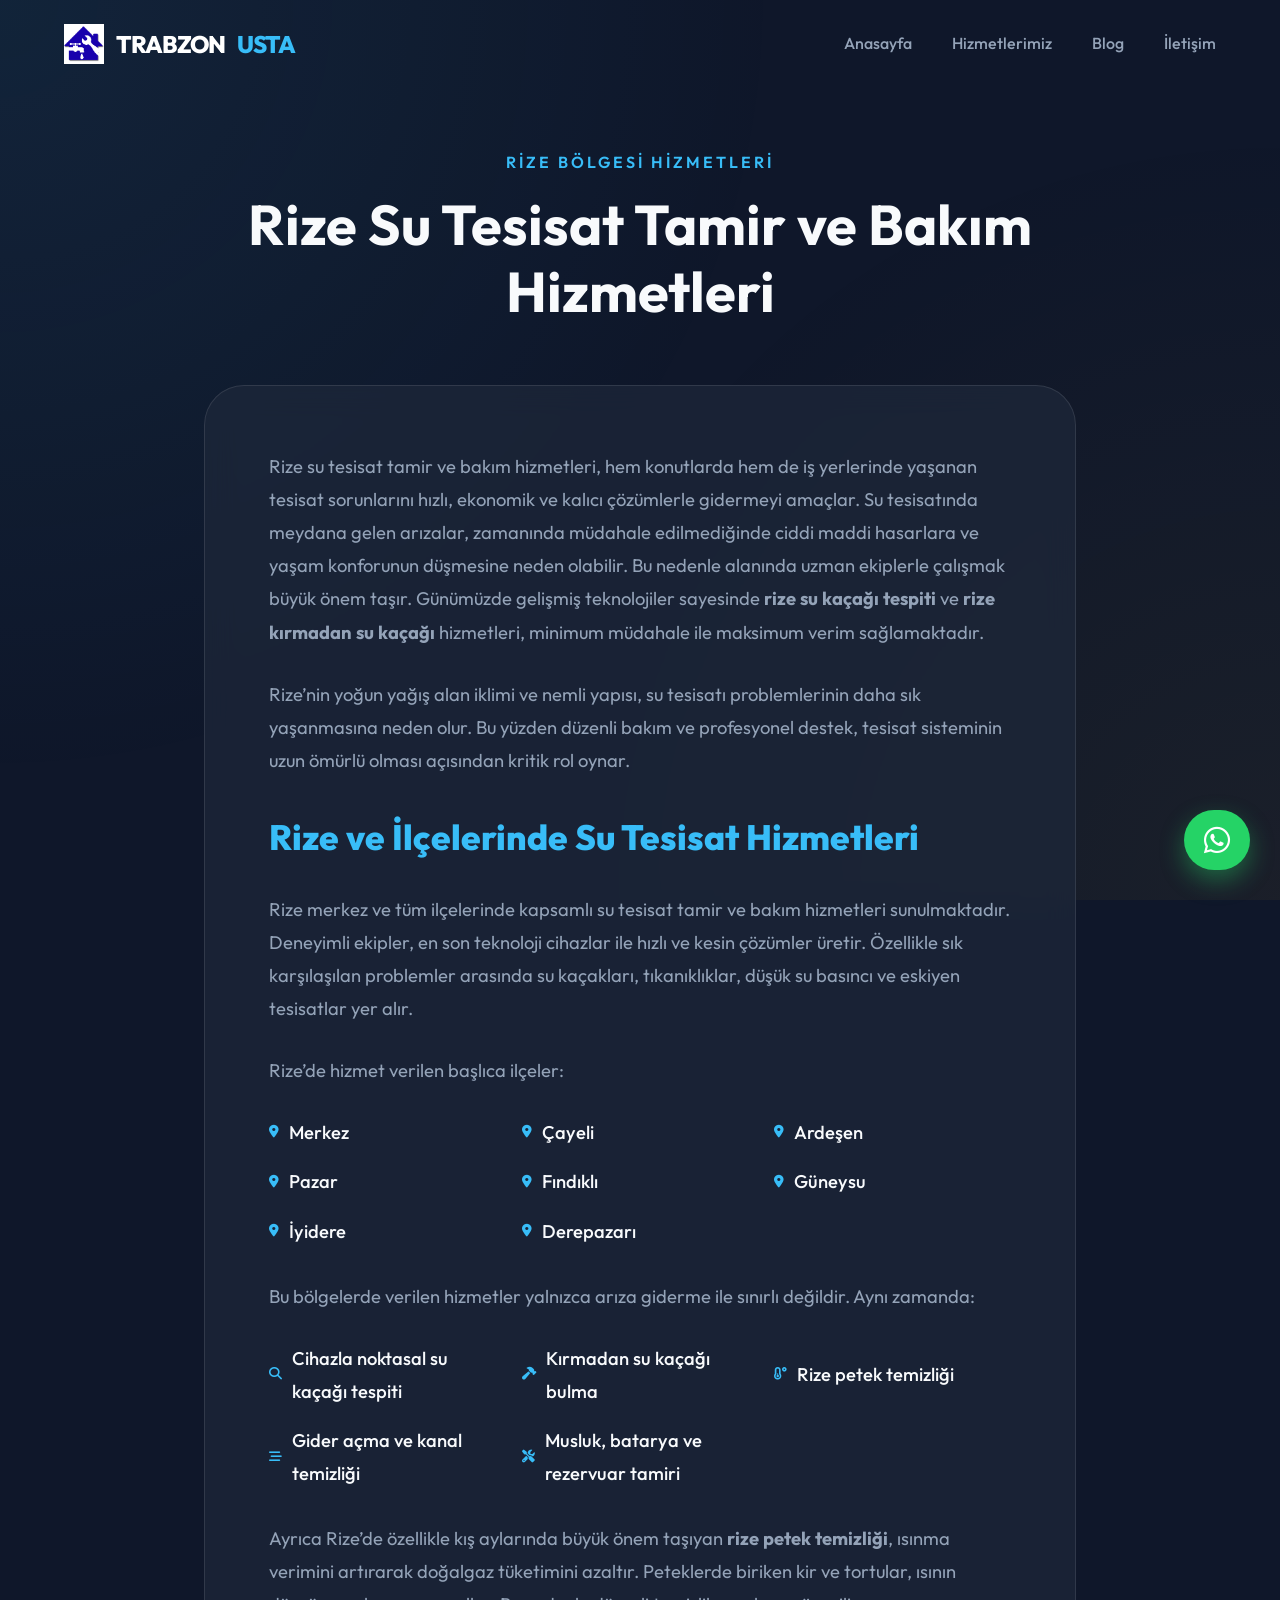
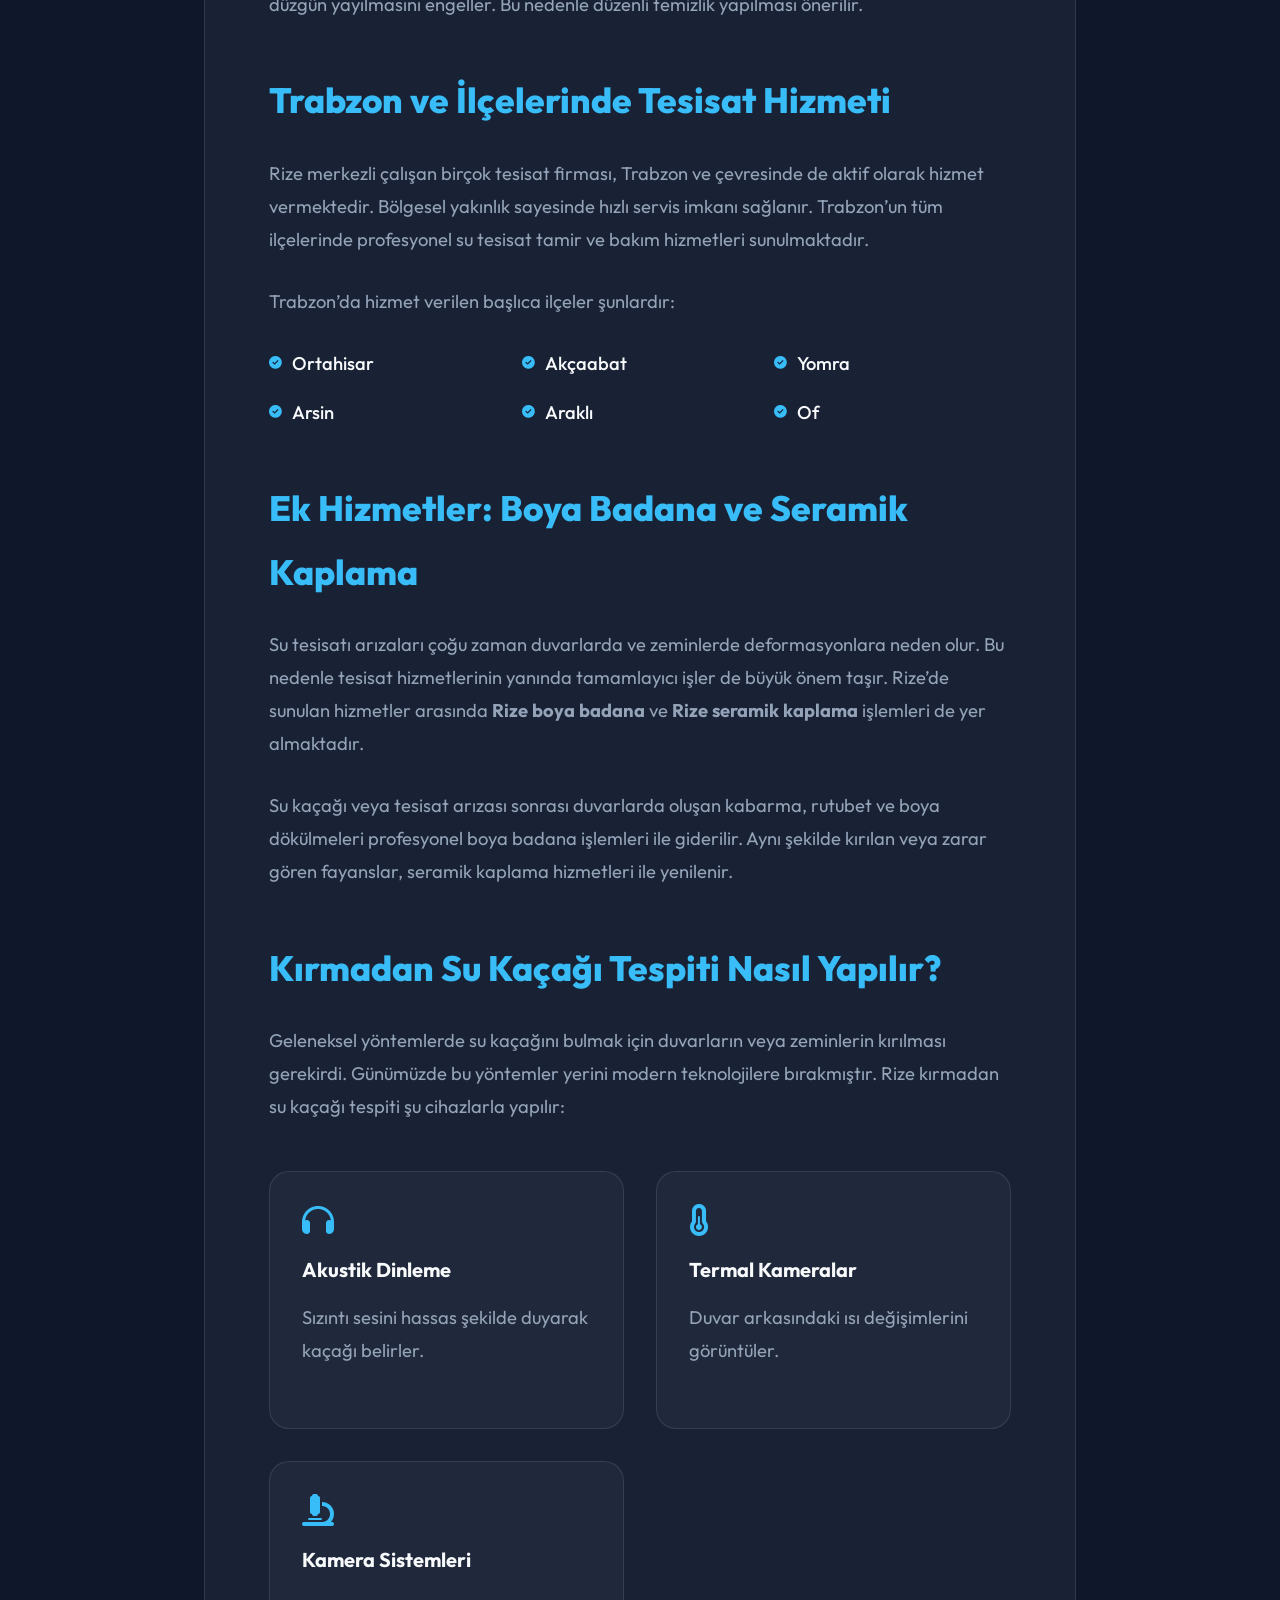
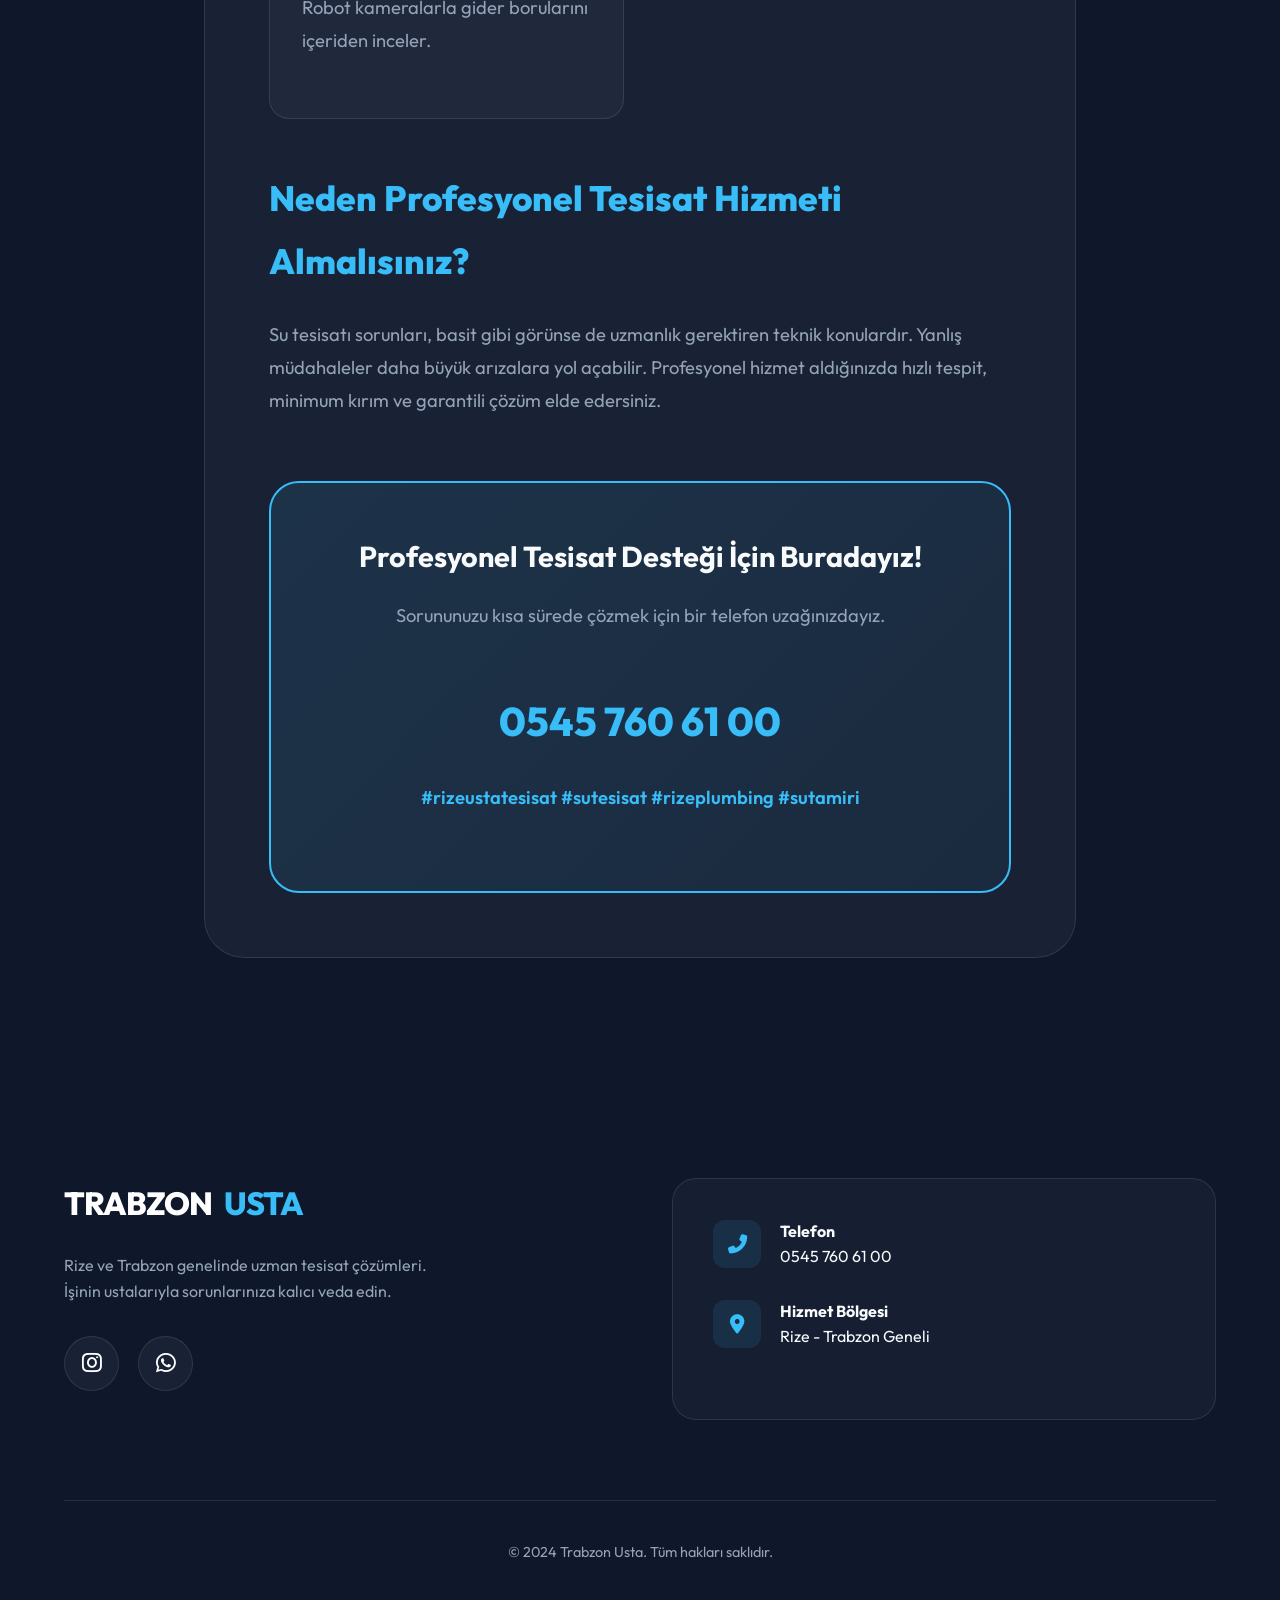
<file: rize-su-tesisat.html>
<!DOCTYPE html>
<html lang="tr">
<head>
    <meta charset="UTF-8">
    <meta name="viewport" content="width=device-width, initial-scale=1.0">
    <title>Rize Su Tesisat Tamir ve Bakım Hizmetleri | Profesyonel ve Kırmadan Çözümler</title>
    <meta name="description" content="Rize ve Trabzon genelinde profesyonel su tesisat tamiri, kırmadan kaçak tespiti, petek temizliği ve tesisat bakımı. Deneyimli usta kadrosu ve teknolojik ekipmanlar.">
    
    <!-- Favicon -->
    <link rel="icon" type="image/png" href="logo.png">
    
    <!-- Google Fonts -->
    <link rel="preconnect" href="https://fonts.googleapis.com">
    <link rel="preconnect" href="https://fonts.gstatic.com" crossorigin>
    
    <!-- Font Awesome -->
    <link rel="stylesheet" href="https://cdnjs.cloudflare.com/ajax/libs/font-awesome/6.4.0/css/all.min.css">
    
    <!-- Custom Style -->
    <link rel="stylesheet" href="style_v2.css">
    
    <style>
        .service-detail-container { max-width: 1000px; margin: 150px auto 100px; padding: 0 5%; }
        .content-card { 
            background: var(--bg-card); padding: 4rem; border-radius: 40px; border: 1px solid var(--glass-border); 
            line-height: 1.8; font-size: 1.15rem; -webkit-backdrop-filter: blur(15px); backdrop-filter: blur(15px);
            margin-bottom: 3rem;
        }
        .content-card h2 { color: var(--accent-blue); margin: 3rem 0 1.5rem; font-size: 2.2rem; font-weight: 800; }
        .content-card h2:first-of-type { margin-top: 0; }
        .content-card p { margin-bottom: 1.8rem; color: var(--text-secondary); }
        .content-card ul { margin-bottom: 2rem; list-style: none; display: grid; grid-template-columns: repeat(auto-fill, minmax(200px, 1fr)); gap: 1rem; }
        .content-card ul li { display: flex; align-items: center; gap: 10px; color: var(--text-primary); font-weight: 500; }
        .content-card ul li i { color: var(--accent-blue); font-size: 0.8rem; }
        
        .feature-grid { display: grid; grid-template-columns: repeat(auto-fit, minmax(280px, 1fr)); gap: 2rem; margin: 3rem 0; }
        .feature-item { 
            padding: 2rem; background: rgba(255, 255, 255, 0.03); border-radius: 20px; border: 1px solid var(--glass-border);
            transition: var(--transition-smooth);
        }
        .feature-item:hover { border-color: var(--accent-blue); background: rgba(56, 189, 248, 0.05); transform: translateY(-5px); }
        .feature-item i { font-size: 2rem; color: var(--accent-blue); margin-bottom: 1rem; display: block; }
        .feature-item h4 { margin-bottom: 0.8rem; font-size: 1.25rem; }
        
        .contact-box { 
            margin-top: 4rem; padding: 3rem; background: linear-gradient(135deg, rgba(56, 189, 248, 0.1), rgba(56, 189, 248, 0.05)); 
            border: 2px solid var(--accent-blue); border-radius: 30px; text-align: center;
        }
        .contact-box h3 { font-size: 1.8rem; margin-bottom: 1rem; }
        .phone-link { 
            display: inline-block; font-size: 2.5rem; font-weight: 800; color: var(--accent-blue); 
            text-decoration: none; margin: 1.5rem 0; transition: var(--transition-smooth);
            animation: pulse-glow 2s infinite;
        }
        @keyframes pulse-glow { 0% { transform: scale(1); } 50% { transform: scale(1.05); text-shadow: 0 0 30px rgba(56, 189, 248, 0.4); } 100% { transform: scale(1); } }
        
        @media (max-width: 768px) {
            .content-card { padding: 2.5rem 1.5rem; font-size: 1.05rem; }
            .content-card h2 { font-size: 1.6rem; }
            .phone-link { font-size: 1.8rem; }
        }
    </style>
</head>
<body>
    <div class="bg-mesh"></div>

    <nav id="navbar" class="scrolled">
        <a href="index.html" class="logo">
            <img src="logo.png" alt="Trabzon Usta Logo">
            TRABZON<span>USTA</span>
        </a>
        <ul class="nav-links">
            <li><a href="index.html#home">Anasayfa</a></li>
            <li><a href="index.html#services">Hizmetlerimiz</a></li>
            <li><a href="index.html#blog">Blog</a></li>
            <li><a href="index.html#contact">İletişim</a></li>
        </ul>
        <div class="mobile-toggle" id="mobile-toggle">
            <i class="fas fa-bars"></i>
        </div>
    </nav>

    <div class="service-detail-container">
        <header style="text-align: center; margin-bottom: 60px;">
            <div style="color: var(--accent-blue); font-weight: 600; text-transform: uppercase; letter-spacing: 3px; margin-bottom: 15px;" class="reveal">Rize Bölgesi Hizmetleri</div>
            <h1 class="reveal" style="font-size: clamp(2rem, 5vw, 3.5rem); line-height: 1.2;">Rize Su Tesisat Tamir ve Bakım Hizmetleri</h1>
        </header>

        <article class="content-card reveal">
            <p>Rize su tesisat tamir ve bakım hizmetleri, hem konutlarda hem de iş yerlerinde yaşanan tesisat sorunlarını hızlı, ekonomik ve kalıcı çözümlerle gidermeyi amaçlar. Su tesisatında meydana gelen arızalar, zamanında müdahale edilmediğinde ciddi maddi hasarlara ve yaşam konforunun düşmesine neden olabilir. Bu nedenle alanında uzman ekiplerle çalışmak büyük önem taşır. Günümüzde gelişmiş teknolojiler sayesinde <strong>rize su kaçağı tespiti</strong> ve <strong>rize kırmadan su kaçağı</strong> hizmetleri, minimum müdahale ile maksimum verim sağlamaktadır.</p>
            
            <p>Rize’nin yoğun yağış alan iklimi ve nemli yapısı, su tesisatı problemlerinin daha sık yaşanmasına neden olur. Bu yüzden düzenli bakım ve profesyonel destek, tesisat sisteminin uzun ömürlü olması açısından kritik rol oynar.</p>

            <h2>Rize ve İlçelerinde Su Tesisat Hizmetleri</h2>
            <p>Rize merkez ve tüm ilçelerinde kapsamlı su tesisat tamir ve bakım hizmetleri sunulmaktadır. Deneyimli ekipler, en son teknoloji cihazlar ile hızlı ve kesin çözümler üretir. Özellikle sık karşılaşılan problemler arasında su kaçakları, tıkanıklıklar, düşük su basıncı ve eskiyen tesisatlar yer alır.</p>
            
            <p>Rize’de hizmet verilen başlıca ilçeler:</p>
            <ul>
                <li><i class="fas fa-map-marker-alt"></i> Merkez</li>
                <li><i class="fas fa-map-marker-alt"></i> Çayeli</li>
                <li><i class="fas fa-map-marker-alt"></i> Ardeşen</li>
                <li><i class="fas fa-map-marker-alt"></i> Pazar</li>
                <li><i class="fas fa-map-marker-alt"></i> Fındıklı</li>
                <li><i class="fas fa-map-marker-alt"></i> Güneysu</li>
                <li><i class="fas fa-map-marker-alt"></i> İyidere</li>
                <li><i class="fas fa-map-marker-alt"></i> Derepazarı</li>
            </ul>

            <p>Bu bölgelerde verilen hizmetler yalnızca arıza giderme ile sınırlı değildir. Aynı zamanda:</p>
            <ul>
                <li><i class="fas fa-search"></i> Cihazla noktasal su kaçağı tespiti</li>
                <li><i class="fas fa-hammer"></i> Kırmadan su kaçağı bulma</li>
                <li><i class="fas fa-temperature-low"></i> Rize petek temizliği</li>
                <li><i class="fas fa-stream"></i> Gider açma ve kanal temizliği</li>
                <li><i class="fas fa-tools"></i> Musluk, batarya ve rezervuar tamiri</li>
            </ul>

            <p>Ayrıca Rize’de özellikle kış aylarında büyük önem taşıyan <strong>rize petek temizliği</strong>, ısınma verimini artırarak doğalgaz tüketimini azaltır. Peteklerde biriken kir ve tortular, ısının düzgün yayılmasını engeller. Bu nedenle düzenli temizlik yapılması önerilir.</p>

            <h2>Trabzon ve İlçelerinde Tesisat Hizmeti</h2>
            <p>Rize merkezli çalışan birçok tesisat firması, Trabzon ve çevresinde de aktif olarak hizmet vermektedir. Bölgesel yakınlık sayesinde hızlı servis imkanı sağlanır. Trabzon’un tüm ilçelerinde profesyonel su tesisat tamir ve bakım hizmetleri sunulmaktadır.</p>
            
            <p>Trabzon’da hizmet verilen başlıca ilçeler şunlardır:</p>
            <ul>
                <li><i class="fas fa-check-circle"></i> Ortahisar</li>
                <li><i class="fas fa-check-circle"></i> Akçaabat</li>
                <li><i class="fas fa-check-circle"></i> Yomra</li>
                <li><i class="fas fa-check-circle"></i> Arsin</li>
                <li><i class="fas fa-check-circle"></i> Araklı</li>
                <li><i class="fas fa-check-circle"></i> Of</li>
            </ul>

            <h2>Ek Hizmetler: Boya Badana ve Seramik Kaplama</h2>
            <p>Su tesisatı arızaları çoğu zaman duvarlarda ve zeminlerde deformasyonlara neden olur. Bu nedenle tesisat hizmetlerinin yanında tamamlayıcı işler de büyük önem taşır. Rize’de sunulan hizmetler arasında <strong>Rize boya badana</strong> ve <strong>Rize seramik kaplama</strong> işlemleri de yer almaktadır.</p>
            
            <p>Su kaçağı veya tesisat arızası sonrası duvarlarda oluşan kabarma, rutubet ve boya dökülmeleri profesyonel boya badana işlemleri ile giderilir. Aynı şekilde kırılan veya zarar gören fayanslar, seramik kaplama hizmetleri ile yenilenir.</p>

            <h2>Kırmadan Su Kaçağı Tespiti Nasıl Yapılır?</h2>
            <p>Geleneksel yöntemlerde su kaçağını bulmak için duvarların veya zeminlerin kırılması gerekirdi. Günümüzde bu yöntemler yerini modern teknolojilere bırakmıştır. Rize kırmadan su kaçağı tespiti şu cihazlarla yapılır:</p>
            
            <div class="feature-grid">
                <div class="feature-item">
                    <i class="fas fa-headphones"></i>
                    <h4>Akustik Dinleme</h4>
                    <p>Sızıntı sesini hassas şekilde duyarak kaçağı belirler.</p>
                </div>
                <div class="feature-item">
                    <i class="fas fa-thermometer-half"></i>
                    <h4>Termal Kameralar</h4>
                    <p>Duvar arkasındaki ısı değişimlerini görüntüler.</p>
                </div>
                <div class="feature-item">
                    <i class="fas fa-microscope"></i>
                    <h4>Kamera Sistemleri</h4>
                    <p>Robot kameralarla gider borularını içeriden inceler.</p>
                </div>
            </div>

            <h2>Neden Profesyonel Tesisat Hizmeti Almalısınız?</h2>
            <p>Su tesisatı sorunları, basit gibi görünse de uzmanlık gerektiren teknik konulardır. Yanlış müdahaleler daha büyük arızalara yol açabilir. Profesyonel hizmet aldığınızda hızlı tespit, minimum kırım ve garantili çözüm elde edersiniz.</p>

            <div class="contact-box">
                <h3>Profesyonel Tesisat Desteği İçin Buradayız!</h3>
                <p>Sorununuzu kısa sürede çözmek için bir telefon uzağınızdayız.</p>
                <a href="tel:05457606100" class="phone-link">0545 760 61 00</a>
                <p style="font-weight: 600; color: var(--accent-blue);">#rizeustatesisat #sutesisat #rizeplumbing #sutamiri</p>
            </div>
        </article>
    </div>

    <footer class="section" id="contact">
        <div class="contact-container" style="max-width: 1200px; margin: 0 auto; display: grid; grid-template-columns: repeat(auto-fit, minmax(300px, 1fr)); gap: 4rem;">
            <div class="footer-brand-area reveal">
                <a href="index.html" class="logo footer-logo">TRABZON<span>USTA</span></a>
                <p class="footer-description">Rize ve Trabzon genelinde uzman tesisat çözümleri. İşinin ustalarıyla sorunlarınıza kalıcı veda edin.</p>
                <div class="footer-social-group">
                    <a href="https://www.instagram.com/trabzonustacom" target="_blank" class="social-icon"><i class="fab fa-instagram"></i></a>
                    <a href="https://wa.me/905457606100" target="_blank" class="social-icon"><i class="fab fa-whatsapp"></i></a>
                </div>
            </div>
            <div class="contact-info-card reveal">
                <div class="contact-item">
                    <i class="fas fa-phone-alt"></i>
                    <div>
                        <h4>Telefon</h4>
                        <p><a href="tel:05457606100">0545 760 61 00</a></p>
                    </div>
                </div>
                <div class="contact-item">
                    <i class="fas fa-map-marker-alt"></i>
                    <div>
                        <h4>Hizmet Bölgesi</h4>
                        <p>Rize - Trabzon Geneli</p>
                    </div>
                </div>
            </div>
        </div>
        <div class="footer-bottom">
            <p>&copy; 2024 Trabzon Usta. Tüm hakları saklıdır.</p>
        </div>
    </footer>

    <!-- WhatsApp Button -->
    <a href="https://wa.me/905457606100" class="whatsapp-btn" target="_blank">
        <i class="fab fa-whatsapp"></i>
        <span>Bize Ulaşın</span>
    </a>

    <script src="main.js"></script>
</body>
</html>
</file>
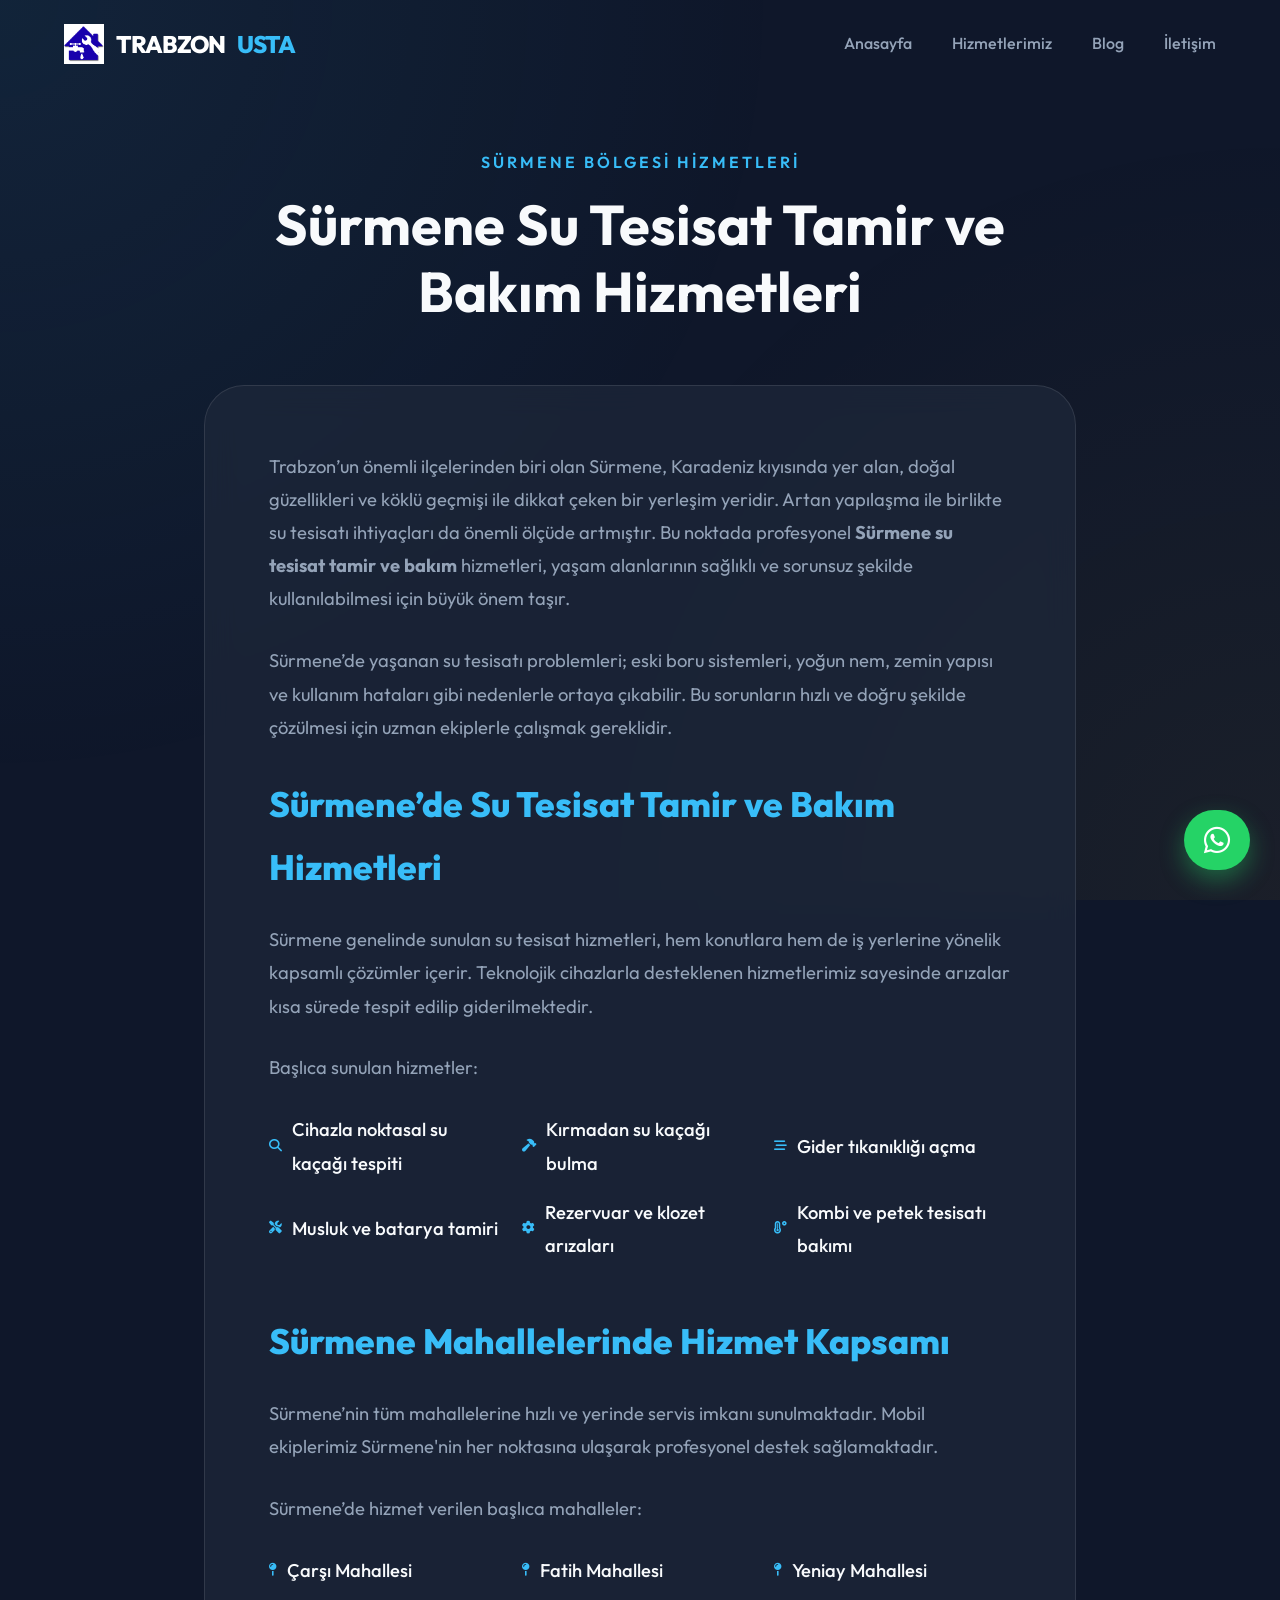
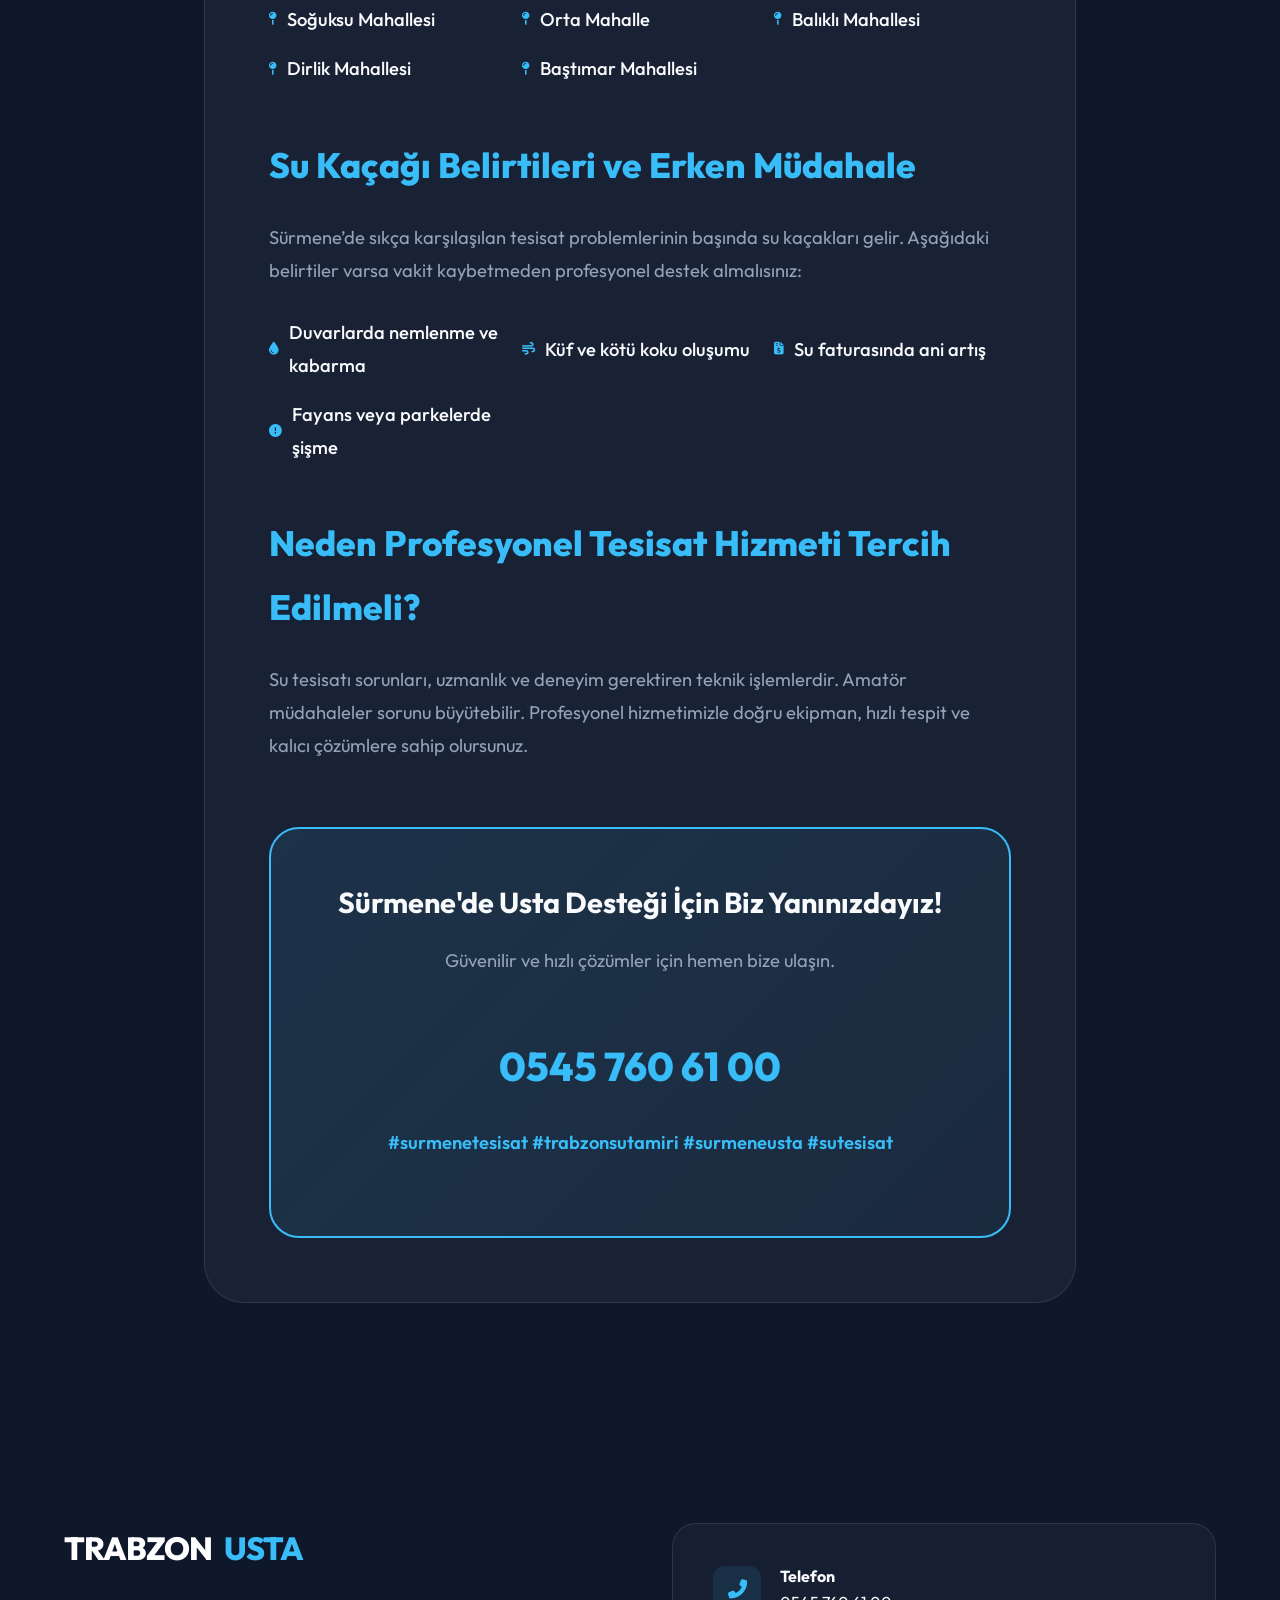
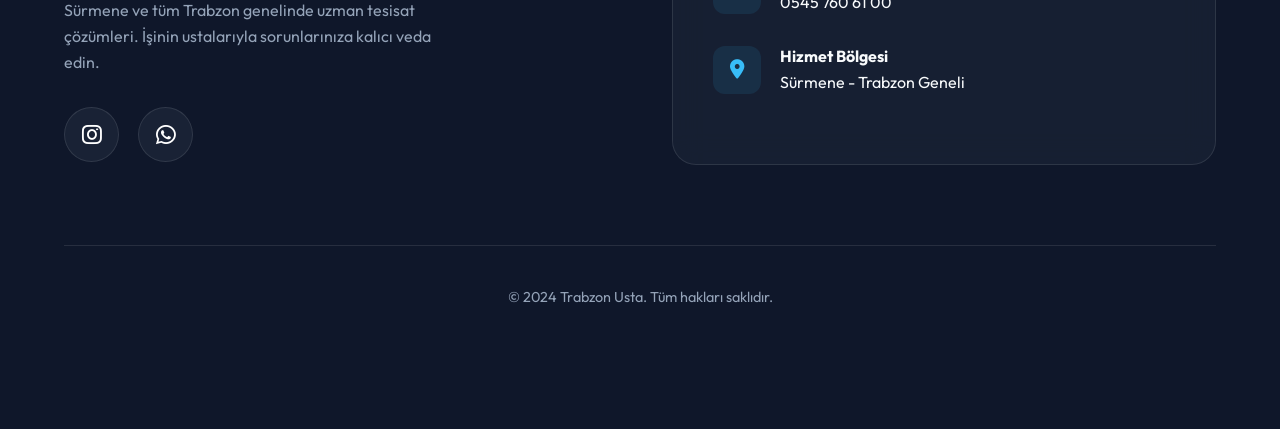
<file: surmene-su-tesisat.html>
<!DOCTYPE html>
<html lang="tr">
<head>
    <meta charset="UTF-8">
    <meta name="viewport" content="width=device-width, initial-scale=1.0">
    <title>Sürmene Su Tesisat Tamir ve Bakım Hizmetleri | Hızlı, Güvenilir ve Profesyonel Çözümler</title>
    <meta name="description" content="Sürmene'de kırmadan su kaçağı tespiti, tesisat tamiri ve bakımı. Tüm mahallelere hızlı servis, garantili işçilik ve teknolojik cihazlarla kesin çözüm.">
    
    <!-- Favicon -->
    <link rel="icon" type="image/png" href="logo.png">
    
    <!-- Google Fonts -->
    <link rel="preconnect" href="https://fonts.googleapis.com">
    <link rel="preconnect" href="https://fonts.gstatic.com" crossorigin>
    
    <!-- Font Awesome -->
    <link rel="stylesheet" href="https://cdnjs.cloudflare.com/ajax/libs/font-awesome/6.4.0/css/all.min.css">
    
    <!-- Custom Style -->
    <link rel="stylesheet" href="style_v2.css">
    
    <style>
        .service-detail-container { max-width: 1000px; margin: 150px auto 100px; padding: 0 5%; }
        .content-card { 
            background: var(--bg-card); padding: 4rem; border-radius: 40px; border: 1px solid var(--glass-border); 
            line-height: 1.8; font-size: 1.15rem; -webkit-backdrop-filter: blur(15px); backdrop-filter: blur(15px);
            margin-bottom: 3rem;
        }
        .content-card h2 { color: var(--accent-blue); margin: 3rem 0 1.5rem; font-size: 2.2rem; font-weight: 800; }
        .content-card h2:first-of-type { margin-top: 0; }
        .content-card p { margin-bottom: 1.8rem; color: var(--text-secondary); }
        .content-card ul { margin-bottom: 2rem; list-style: none; display: grid; grid-template-columns: repeat(auto-fill, minmax(200px, 1fr)); gap: 1rem; }
        .content-card ul li { display: flex; align-items: center; gap: 10px; color: var(--text-primary); font-weight: 500; }
        .content-card ul li i { color: var(--accent-blue); font-size: 0.8rem; }
        
        .contact-box { 
            margin-top: 4rem; padding: 3rem; background: linear-gradient(135deg, rgba(56, 189, 248, 0.1), rgba(56, 189, 248, 0.05)); 
            border: 2px solid var(--accent-blue); border-radius: 30px; text-align: center;
        }
        .contact-box h3 { font-size: 1.8rem; margin-bottom: 1rem; }
        .phone-link { 
            display: inline-block; font-size: 2.5rem; font-weight: 800; color: var(--accent-blue); 
            text-decoration: none; margin: 1.5rem 0; transition: var(--transition-smooth);
            animation: pulse-glow 2s infinite;
        }
        @keyframes pulse-glow { 0% { transform: scale(1); } 50% { transform: scale(1.05); text-shadow: 0 0 30px rgba(56, 189, 248, 0.4); } 100% { transform: scale(1); } }
        
        @media (max-width: 768px) {
            .content-card { padding: 2.5rem 1.5rem; font-size: 1.05rem; }
            .content-card h2 { font-size: 1.6rem; }
            .phone-link { font-size: 1.8rem; }
        }
    </style>
</head>
<body>
    <div class="bg-mesh"></div>

    <nav id="navbar" class="scrolled">
        <a href="index.html" class="logo">
            <img src="logo.png" alt="Trabzon Usta Logo">
            TRABZON<span>USTA</span>
        </a>
        <ul class="nav-links">
            <li><a href="index.html#home">Anasayfa</a></li>
            <li><a href="index.html#services">Hizmetlerimiz</a></li>
            <li><a href="index.html#blog">Blog</a></li>
            <li><a href="index.html#contact">İletişim</a></li>
        </ul>
        <div class="mobile-toggle" id="mobile-toggle">
            <i class="fas fa-bars"></i>
        </div>
    </nav>

    <div class="service-detail-container">
        <header style="text-align: center; margin-bottom: 60px;">
            <div style="color: var(--accent-blue); font-weight: 600; text-transform: uppercase; letter-spacing: 3px; margin-bottom: 15px;" class="reveal">Sürmene Bölgesi Hizmetleri</div>
            <h1 class="reveal" style="font-size: clamp(2rem, 5vw, 3.5rem); line-height: 1.2;">Sürmene Su Tesisat Tamir ve Bakım Hizmetleri</h1>
        </header>

        <article class="content-card reveal">
            <p>Trabzon’un önemli ilçelerinden biri olan Sürmene, Karadeniz kıyısında yer alan, doğal güzellikleri ve köklü geçmişi ile dikkat çeken bir yerleşim yeridir. Artan yapılaşma ile birlikte su tesisatı ihtiyaçları da önemli ölçüde artmıştır. Bu noktada profesyonel <strong>Sürmene su tesisat tamir ve bakım</strong> hizmetleri, yaşam alanlarının sağlıklı ve sorunsuz şekilde kullanılabilmesi için büyük önem taşır.</p>
            
            <p>Sürmene’de yaşanan su tesisatı problemleri; eski boru sistemleri, yoğun nem, zemin yapısı ve kullanım hataları gibi nedenlerle ortaya çıkabilir. Bu sorunların hızlı ve doğru şekilde çözülmesi için uzman ekiplerle çalışmak gereklidir.</p>

            <h2>Sürmene’de Su Tesisat Tamir ve Bakım Hizmetleri</h2>
            <p>Sürmene genelinde sunulan su tesisat hizmetleri, hem konutlara hem de iş yerlerine yönelik kapsamlı çözümler içerir. Teknolojik cihazlarla desteklenen hizmetlerimiz sayesinde arızalar kısa sürede tespit edilip giderilmektedir.</p>
            
            <p>Başlıca sunulan hizmetler:</p>
            <ul>
                <li><i class="fas fa-search"></i> Cihazla noktasal su kaçağı tespiti</li>
                <li><i class="fas fa-hammer"></i> Kırmadan su kaçağı bulma</li>
                <li><i class="fas fa-stream"></i> Gider tıkanıklığı açma</li>
                <li><i class="fas fa-tools"></i> Musluk ve batarya tamiri</li>
                <li><i class="fas fa-cog"></i> Rezervuar ve klozet arızaları</li>
                <li><i class="fas fa-temperature-high"></i> Kombi ve petek tesisatı bakımı</li>
            </ul>

            <h2>Sürmene Mahallelerinde Hizmet Kapsamı</h2>
            <p>Sürmene’nin tüm mahallelerine hızlı ve yerinde servis imkanı sunulmaktadır. Mobil ekiplerimiz Sürmene'nin her noktasına ulaşarak profesyonel destek sağlamaktadır.</p>
            
            <p>Sürmene’de hizmet verilen başlıca mahalleler:</p>
            <ul>
                <li><i class="fas fa-map-pin"></i> Çarşı Mahallesi</li>
                <li><i class="fas fa-map-pin"></i> Fatih Mahallesi</li>
                <li><i class="fas fa-map-pin"></i> Yeniay Mahallesi</li>
                <li><i class="fas fa-map-pin"></i> Soğuksu Mahallesi</li>
                <li><i class="fas fa-map-pin"></i> Orta Mahalle</li>
                <li><i class="fas fa-map-pin"></i> Balıklı Mahallesi</li>
                <li><i class="fas fa-map-pin"></i> Dirlik Mahallesi</li>
                <li><i class="fas fa-map-pin"></i> Baştımar Mahallesi</li>
            </ul>

            <h2>Su Kaçağı Belirtileri ve Erken Müdahale</h2>
            <p>Sürmene’de sıkça karşılaşılan tesisat problemlerinin başında su kaçakları gelir. Aşağıdaki belirtiler varsa vakit kaybetmeden profesyonel destek almalısınız:</p>
            <ul>
                <li><i class="fas fa-tint"></i> Duvarlarda nemlenme ve kabarma</li>
                <li><i class="fas fa-wind"></i> Küf ve kötü koku oluşumu</li>
                <li><i class="fas fa-file-invoice-dollar"></i> Su faturasında ani artış</li>
                <li><i class="fas fa-exclamation-circle"></i> Fayans veya parkelerde şişme</li>
            </ul>

            <h2>Neden Profesyonel Tesisat Hizmeti Tercih Edilmeli?</h2>
            <p>Su tesisatı sorunları, uzmanlık ve deneyim gerektiren teknik işlemlerdir. Amatör müdahaleler sorunu büyütebilir. Profesyonel hizmetimizle doğru ekipman, hızlı tespit ve kalıcı çözümlere sahip olursunuz.</p>

            <div class="contact-box">
                <h3>Sürmene'de Usta Desteği İçin Biz Yanınızdayız!</h3>
                <p>Güvenilir ve hızlı çözümler için hemen bize ulaşın.</p>
                <a href="tel:05457606100" class="phone-link">0545 760 61 00</a>
                <p style="font-weight: 600; color: var(--accent-blue);">#surmenetesisat #trabzonsutamiri #surmeneusta #sutesisat</p>
            </div>
        </article>
    </div>

    <footer class="section" id="contact">
        <div class="contact-container" style="max-width: 1200px; margin: 0 auto; display: grid; grid-template-columns: repeat(auto-fit, minmax(300px, 1fr)); gap: 4rem;">
            <div class="footer-brand-area reveal">
                <a href="index.html" class="logo footer-logo">TRABZON<span>USTA</span></a>
                <p class="footer-description">Sürmene ve tüm Trabzon genelinde uzman tesisat çözümleri. İşinin ustalarıyla sorunlarınıza kalıcı veda edin.</p>
                <div class="footer-social-group">
                    <a href="https://www.instagram.com/trabzonustacom" target="_blank" class="social-icon"><i class="fab fa-instagram"></i></a>
                    <a href="https://wa.me/905457606100" target="_blank" class="social-icon"><i class="fab fa-whatsapp"></i></a>
                </div>
            </div>
            <div class="contact-info-card reveal">
                <div class="contact-item">
                    <i class="fas fa-phone-alt"></i>
                    <div>
                        <h4>Telefon</h4>
                        <p><a href="tel:05457606100">0545 760 61 00</a></p>
                    </div>
                </div>
                <div class="contact-item">
                    <i class="fas fa-map-marker-alt"></i>
                    <div>
                        <h4>Hizmet Bölgesi</h4>
                        <p>Sürmene - Trabzon Geneli</p>
                    </div>
                </div>
            </div>
        </div>
        <div class="footer-bottom">
            <p>&copy; 2024 Trabzon Usta. Tüm hakları saklıdır.</p>
        </div>
    </footer>

    <!-- WhatsApp Button -->
    <a href="https://wa.me/905457606100" class="whatsapp-btn" target="_blank">
        <i class="fab fa-whatsapp"></i>
        <span>Bize Ulaşın</span>
    </a>

    <script src="main.js"></script>
</body>
</html>
</file>
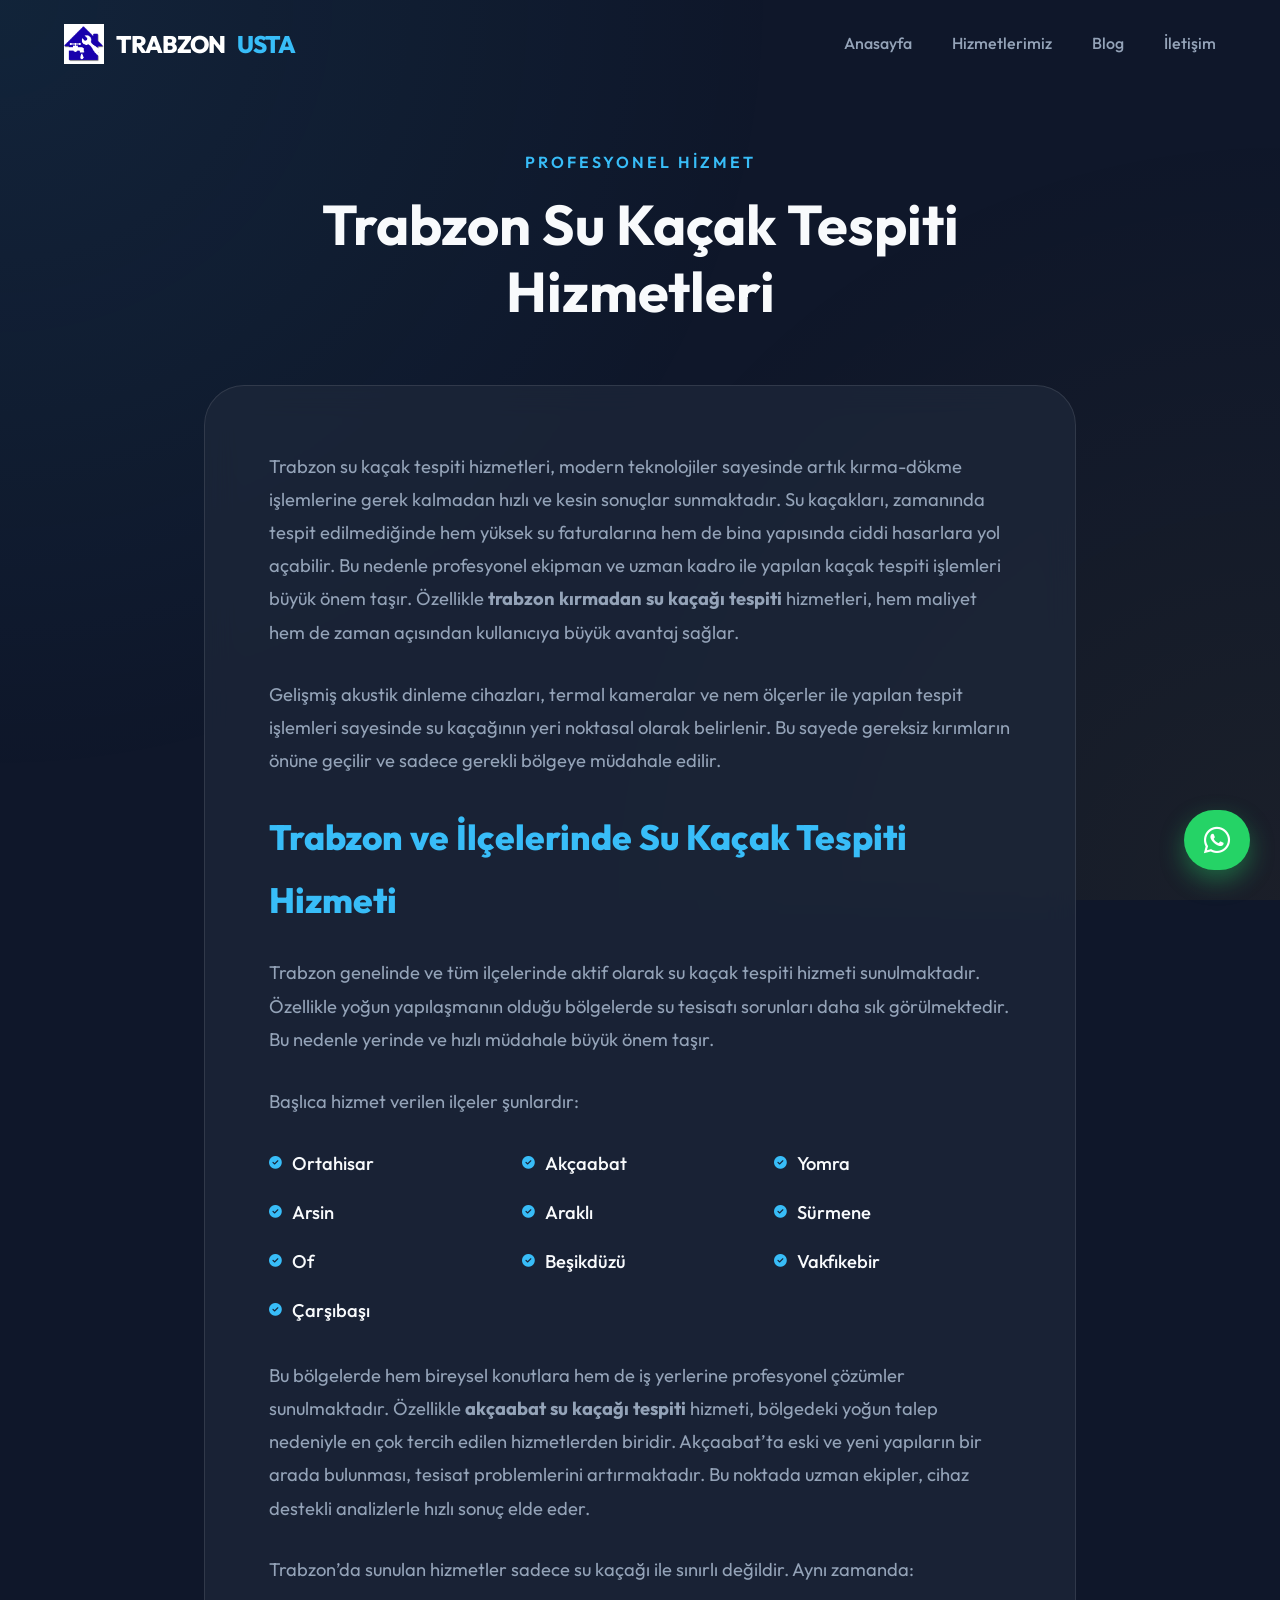
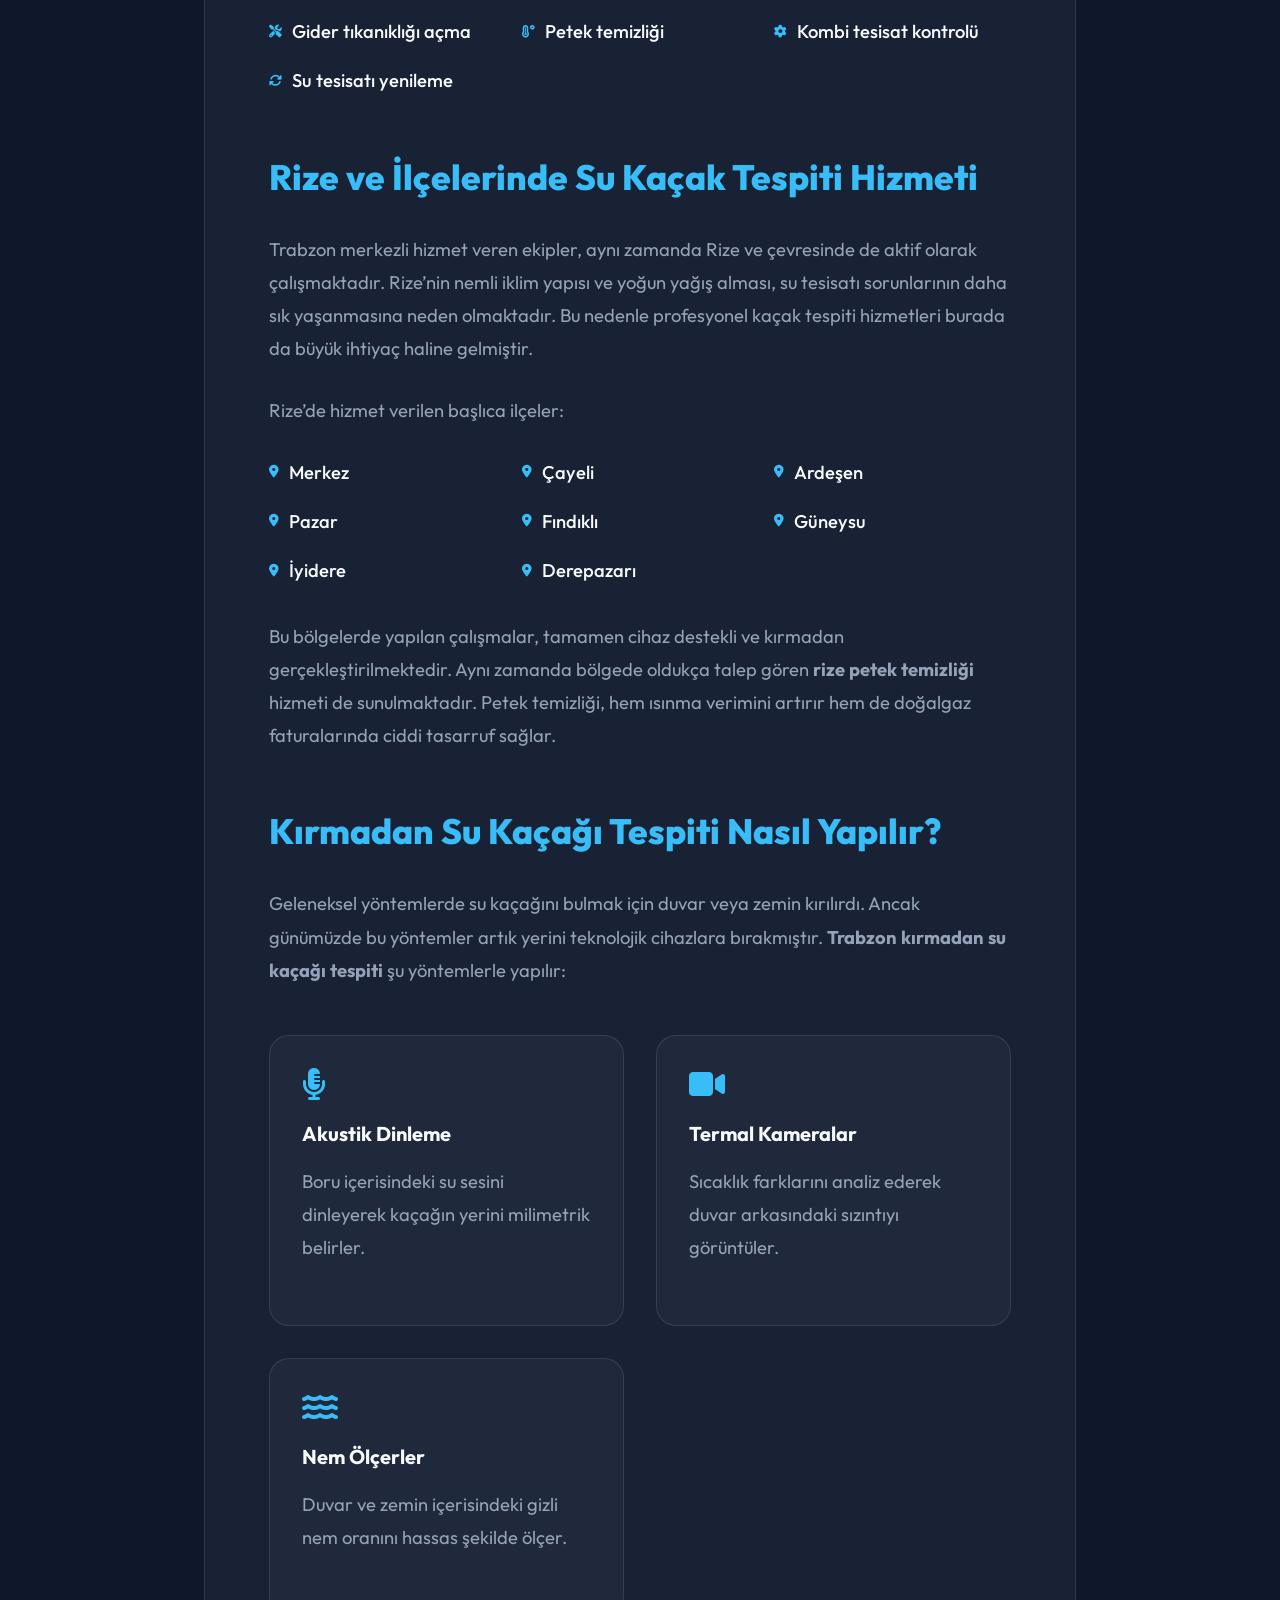
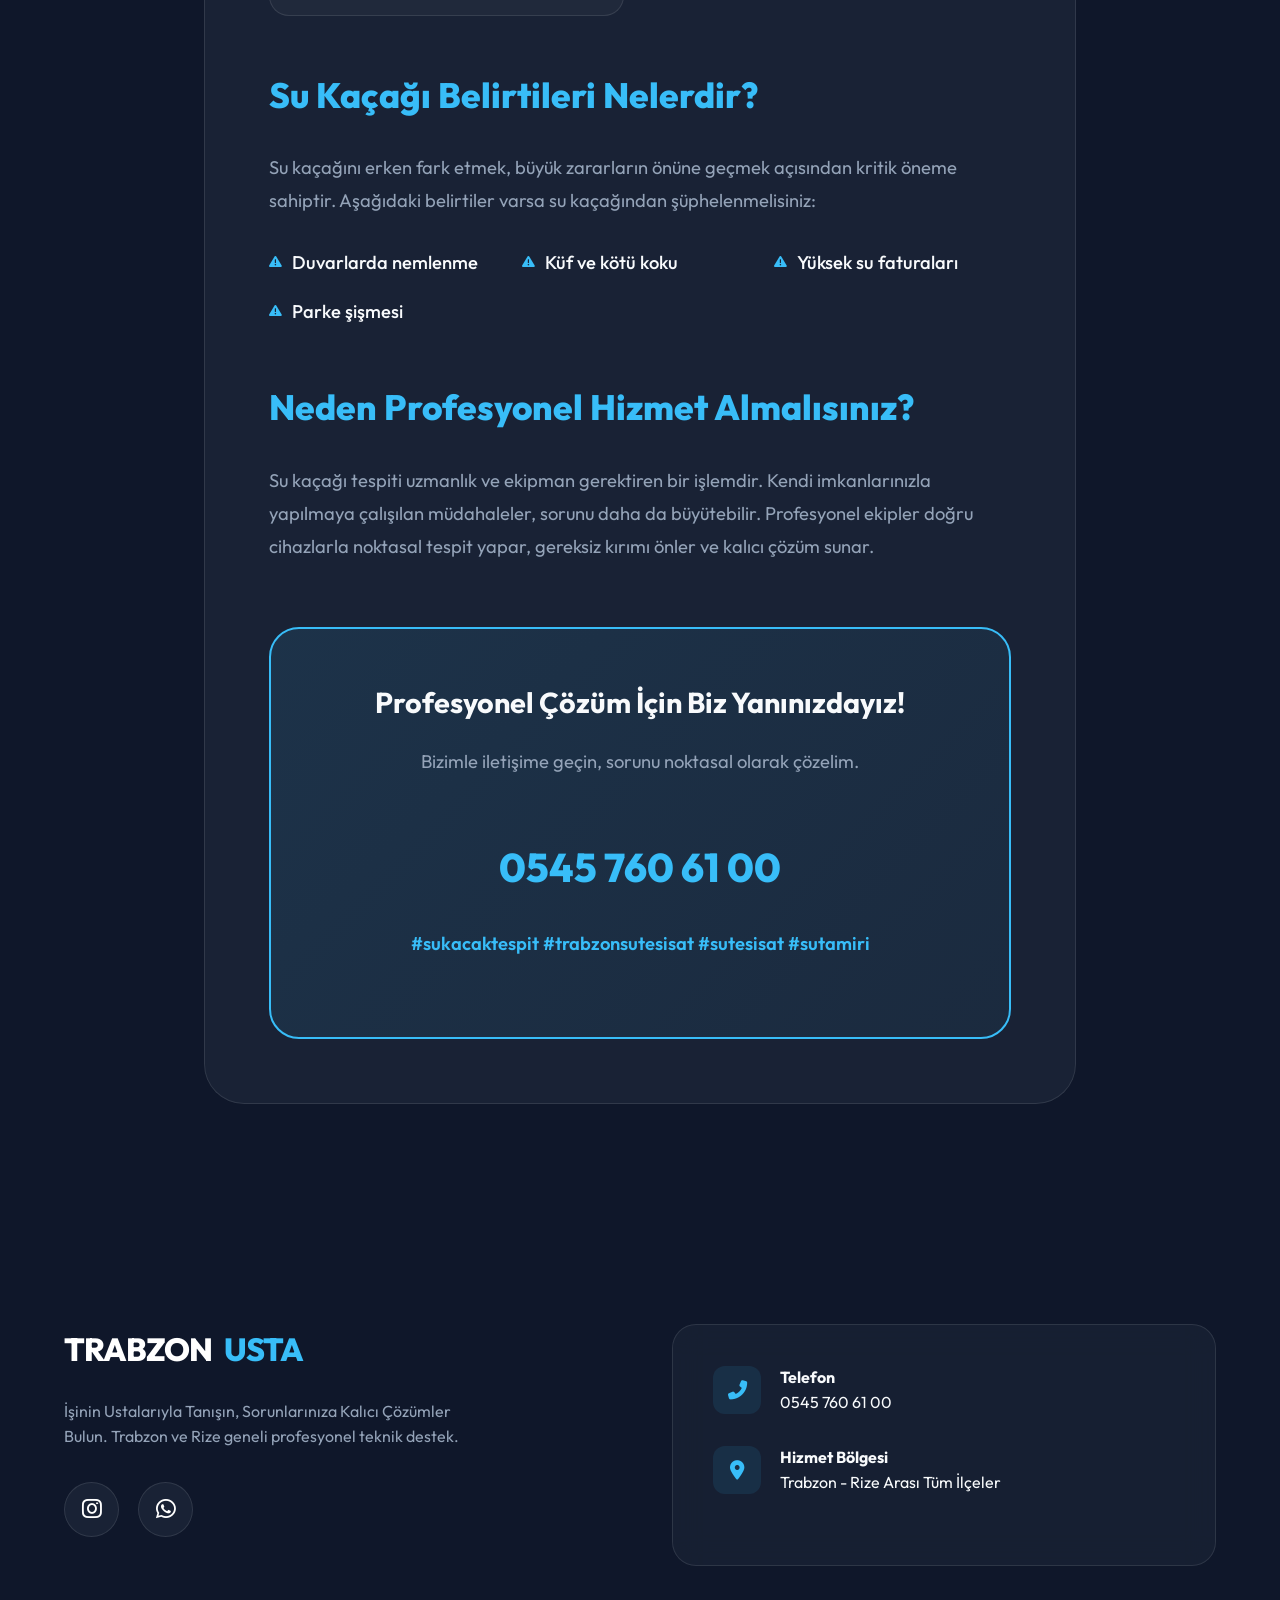
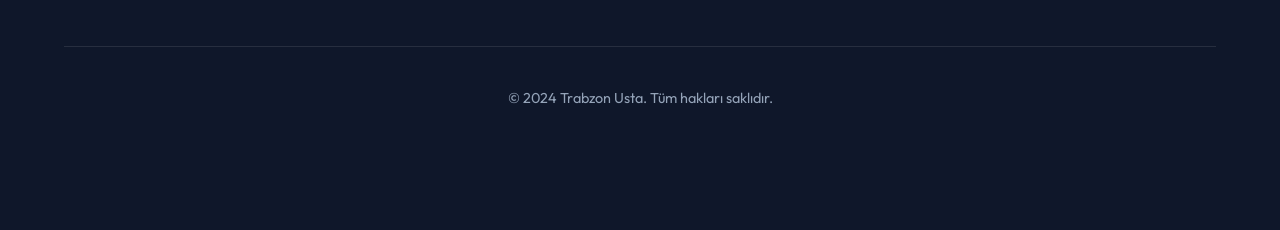
<file: trabzon-su-kacak-tespiti.html>
<!DOCTYPE html>
<html lang="tr">
<head>
    <meta charset="UTF-8">
    <meta name="viewport" content="width=device-width, initial-scale=1.0">
    <title>Trabzon Su Kaçak Tespiti Hizmetleri | Kırmadan, Hızlı ve Kesin Çözüm</title>
    <meta name="description" content="Trabzon ve Rize'de kırmadan su kaçağı tespiti. Akustik dinleme, termal kamera ve teknolojik cihazlarla noktasal tespit ve garantili onarım hizmeti.">
    
    <!-- Favicon -->
    <link rel="icon" type="image/png" href="logo.png">
    
    <!-- Google Fonts -->
    <link rel="preconnect" href="https://fonts.googleapis.com">
    <link rel="preconnect" href="https://fonts.gstatic.com" crossorigin>
    
    <!-- Font Awesome -->
    <link rel="stylesheet" href="https://cdnjs.cloudflare.com/ajax/libs/font-awesome/6.4.0/css/all.min.css">
    
    <!-- Custom Style -->
    <link rel="stylesheet" href="style_v2.css">
    
    <style>
        .service-detail-container { max-width: 1000px; margin: 150px auto 100px; padding: 0 5%; }
        .content-card { 
            background: var(--bg-card); padding: 4rem; border-radius: 40px; border: 1px solid var(--glass-border); 
            line-height: 1.8; font-size: 1.15rem; -webkit-backdrop-filter: blur(15px); backdrop-filter: blur(15px);
            margin-bottom: 3rem;
        }
        .content-card h2 { color: var(--accent-blue); margin: 3rem 0 1.5rem; font-size: 2.2rem; font-weight: 800; }
        .content-card h2:first-of-type { margin-top: 0; }
        .content-card p { margin-bottom: 1.8rem; color: var(--text-secondary); }
        .content-card ul { margin-bottom: 2rem; list-style: none; display: grid; grid-template-columns: repeat(auto-fill, minmax(200px, 1fr)); gap: 1rem; }
        .content-card ul li { display: flex; align-items: center; gap: 10px; color: var(--text-primary); font-weight: 500; }
        .content-card ul li i { color: var(--accent-blue); font-size: 0.8rem; }
        
        .feature-grid { display: grid; grid-template-columns: repeat(auto-fit, minmax(280px, 1fr)); gap: 2rem; margin: 3rem 0; }
        .feature-item { 
            padding: 2rem; background: rgba(255, 255, 255, 0.03); border-radius: 20px; border: 1px solid var(--glass-border);
            transition: var(--transition-smooth);
        }
        .feature-item:hover { border-color: var(--accent-blue); background: rgba(56, 189, 248, 0.05); transform: translateY(-5px); }
        .feature-item i { font-size: 2rem; color: var(--accent-blue); margin-bottom: 1rem; display: block; }
        .feature-item h4 { margin-bottom: 0.8rem; font-size: 1.25rem; }
        
        .contact-box { 
            margin-top: 4rem; padding: 3rem; background: linear-gradient(135deg, rgba(56, 189, 248, 0.1), rgba(56, 189, 248, 0.05)); 
            border: 2px solid var(--accent-blue); border-radius: 30px; text-align: center;
        }
        .contact-box h3 { font-size: 1.8rem; margin-bottom: 1rem; }
        .phone-link { 
            display: inline-block; font-size: 2.5rem; font-weight: 800; color: var(--accent-blue); 
            text-decoration: none; margin: 1.5rem 0; transition: var(--transition-smooth);
            animation: pulse-glow 2s infinite;
        }
        @keyframes pulse-glow { 0% { transform: scale(1); } 50% { transform: scale(1.05); text-shadow: 0 0 30px rgba(56, 189, 248, 0.4); } 100% { transform: scale(1); } }
        
        @media (max-width: 768px) {
            .content-card { padding: 2.5rem 1.5rem; font-size: 1.05rem; }
            .content-card h2 { font-size: 1.6rem; }
            .phone-link { font-size: 1.8rem; }
        }
    </style>
</head>
<body>
    <div class="bg-mesh"></div>

    <nav id="navbar" class="scrolled">
        <a href="index.html" class="logo">
            <img src="logo.png" alt="Trabzon Usta Logo">
            TRABZON<span>USTA</span>
        </a>
        <ul class="nav-links">
            <li><a href="index.html#home">Anasayfa</a></li>
            <li><a href="index.html#services">Hizmetlerimiz</a></li>
            <li><a href="index.html#blog">Blog</a></li>
            <li><a href="index.html#contact">İletişim</a></li>
        </ul>
        <div class="mobile-toggle" id="mobile-toggle">
            <i class="fas fa-bars"></i>
        </div>
    </nav>

    <div class="service-detail-container">
        <header style="text-align: center; margin-bottom: 60px;">
            <div style="color: var(--accent-blue); font-weight: 600; text-transform: uppercase; letter-spacing: 3px; margin-bottom: 15px;" class="reveal">Profesyonel Hizmet</div>
            <h1 class="reveal" style="font-size: clamp(2rem, 5vw, 3.5rem); line-height: 1.2;">Trabzon Su Kaçak Tespiti Hizmetleri</h1>
        </header>

        <article class="content-card reveal">
            <p>Trabzon su kaçak tespiti hizmetleri, modern teknolojiler sayesinde artık kırma-dökme işlemlerine gerek kalmadan hızlı ve kesin sonuçlar sunmaktadır. Su kaçakları, zamanında tespit edilmediğinde hem yüksek su faturalarına hem de bina yapısında ciddi hasarlara yol açabilir. Bu nedenle profesyonel ekipman ve uzman kadro ile yapılan kaçak tespiti işlemleri büyük önem taşır. Özellikle <strong>trabzon kırmadan su kaçağı tespiti</strong> hizmetleri, hem maliyet hem de zaman açısından kullanıcıya büyük avantaj sağlar.</p>
            
            <p>Gelişmiş akustik dinleme cihazları, termal kameralar ve nem ölçerler ile yapılan tespit işlemleri sayesinde su kaçağının yeri noktasal olarak belirlenir. Bu sayede gereksiz kırımların önüne geçilir ve sadece gerekli bölgeye müdahale edilir.</p>

            <h2>Trabzon ve İlçelerinde Su Kaçak Tespiti Hizmeti</h2>
            <p>Trabzon genelinde ve tüm ilçelerinde aktif olarak su kaçak tespiti hizmeti sunulmaktadır. Özellikle yoğun yapılaşmanın olduğu bölgelerde su tesisatı sorunları daha sık görülmektedir. Bu nedenle yerinde ve hızlı müdahale büyük önem taşır.</p>
            
            <p>Başlıca hizmet verilen ilçeler şunlardır:</p>
            <ul>
                <li><i class="fas fa-check-circle"></i> Ortahisar</li>
                <li><i class="fas fa-check-circle"></i> Akçaabat</li>
                <li><i class="fas fa-check-circle"></i> Yomra</li>
                <li><i class="fas fa-check-circle"></i> Arsin</li>
                <li><i class="fas fa-check-circle"></i> Araklı</li>
                <li><i class="fas fa-check-circle"></i> Sürmene</li>
                <li><i class="fas fa-check-circle"></i> Of</li>
                <li><i class="fas fa-check-circle"></i> Beşikdüzü</li>
                <li><i class="fas fa-check-circle"></i> Vakfıkebir</li>
                <li><i class="fas fa-check-circle"></i> Çarşıbaşı</li>
            </ul>

            <p>Bu bölgelerde hem bireysel konutlara hem de iş yerlerine profesyonel çözümler sunulmaktadır. Özellikle <strong>akçaabat su kaçağı tespiti</strong> hizmeti, bölgedeki yoğun talep nedeniyle en çok tercih edilen hizmetlerden biridir. Akçaabat’ta eski ve yeni yapıların bir arada bulunması, tesisat problemlerini artırmaktadır. Bu noktada uzman ekipler, cihaz destekli analizlerle hızlı sonuç elde eder.</p>

            <p>Trabzon’da sunulan hizmetler sadece su kaçağı ile sınırlı değildir. Aynı zamanda:</p>
            <ul>
                <li><i class="fas fa-tools"></i> Gider tıkanıklığı açma</li>
                <li><i class="fas fa-temperature-high"></i> Petek temizliği</li>
                <li><i class="fas fa-cog"></i> Kombi tesisat kontrolü</li>
                <li><i class="fas fa-sync"></i> Su tesisatı yenileme</li>
            </ul>

            <h2>Rize ve İlçelerinde Su Kaçak Tespiti Hizmeti</h2>
            <p>Trabzon merkezli hizmet veren ekipler, aynı zamanda Rize ve çevresinde de aktif olarak çalışmaktadır. Rize’nin nemli iklim yapısı ve yoğun yağış alması, su tesisatı sorunlarının daha sık yaşanmasına neden olmaktadır. Bu nedenle profesyonel kaçak tespiti hizmetleri burada da büyük ihtiyaç haline gelmiştir.</p>
            
            <p>Rize’de hizmet verilen başlıca ilçeler:</p>
            <ul>
                <li><i class="fas fa-map-marker-alt"></i> Merkez</li>
                <li><i class="fas fa-map-marker-alt"></i> Çayeli</li>
                <li><i class="fas fa-map-marker-alt"></i> Ardeşen</li>
                <li><i class="fas fa-map-marker-alt"></i> Pazar</li>
                <li><i class="fas fa-map-marker-alt"></i> Fındıklı</li>
                <li><i class="fas fa-map-marker-alt"></i> Güneysu</li>
                <li><i class="fas fa-map-marker-alt"></i> İyidere</li>
                <li><i class="fas fa-map-marker-alt"></i> Derepazarı</li>
            </ul>

            <p>Bu bölgelerde yapılan çalışmalar, tamamen cihaz destekli ve kırmadan gerçekleştirilmektedir. Aynı zamanda bölgede oldukça talep gören <strong>rize petek temizliği</strong> hizmeti de sunulmaktadır. Petek temizliği, hem ısınma verimini artırır hem de doğalgaz faturalarında ciddi tasarruf sağlar.</p>

            <h2>Kırmadan Su Kaçağı Tespiti Nasıl Yapılır?</h2>
            <p>Geleneksel yöntemlerde su kaçağını bulmak için duvar veya zemin kırılırdı. Ancak günümüzde bu yöntemler artık yerini teknolojik cihazlara bırakmıştır. <strong>Trabzon kırmadan su kaçağı tespiti</strong> şu yöntemlerle yapılır:</p>
            
            <div class="feature-grid">
                <div class="feature-item">
                    <i class="fas fa-microphone-alt"></i>
                    <h4>Akustik Dinleme</h4>
                    <p>Boru içerisindeki su sesini dinleyerek kaçağın yerini milimetrik belirler.</p>
                </div>
                <div class="feature-item">
                    <i class="fas fa-video"></i>
                    <h4>Termal Kameralar</h4>
                    <p>Sıcaklık farklarını analiz ederek duvar arkasındaki sızıntıyı görüntüler.</p>
                </div>
                <div class="feature-item">
                    <i class="fas fa-water"></i>
                    <h4>Nem Ölçerler</h4>
                    <p>Duvar ve zemin içerisindeki gizli nem oranını hassas şekilde ölçer.</p>
                </div>
            </div>

            <h2>Su Kaçağı Belirtileri Nelerdir?</h2>
            <p>Su kaçağını erken fark etmek, büyük zararların önüne geçmek açısından kritik öneme sahiptir. Aşağıdaki belirtiler varsa su kaçağından şüphelenmelisiniz:</p>
            <ul>
                <li><i class="fas fa-exclamation-triangle"></i> Duvarlarda nemlenme</li>
                <li><i class="fas fa-exclamation-triangle"></i> Küf ve kötü koku</li>
                <li><i class="fas fa-exclamation-triangle"></i> Yüksek su faturaları</li>
                <li><i class="fas fa-exclamation-triangle"></i> Parke şişmesi</li>
            </ul>

            <h2>Neden Profesyonel Hizmet Almalısınız?</h2>
            <p>Su kaçağı tespiti uzmanlık ve ekipman gerektiren bir işlemdir. Kendi imkanlarınızla yapılmaya çalışılan müdahaleler, sorunu daha da büyütebilir. Profesyonel ekipler doğru cihazlarla noktasal tespit yapar, gereksiz kırımı önler ve kalıcı çözüm sunar.</p>

            <div class="contact-box">
                <h3>Profesyonel Çözüm İçin Biz Yanınızdayız!</h3>
                <p>Bizimle iletişime geçin, sorunu noktasal olarak çözelim.</p>
                <a href="tel:05457606100" class="phone-link">0545 760 61 00</a>
                <p style="font-weight: 600; color: var(--accent-blue);">#sukacaktespit #trabzonsutesisat #sutesisat #sutamiri</p>
            </div>
        </article>
    </div>

    <footer class="section" id="contact">
        <div class="contact-container" style="max-width: 1200px; margin: 0 auto; display: grid; grid-template-columns: repeat(auto-fit, minmax(300px, 1fr)); gap: 4rem;">
            <div class="footer-brand-area reveal">
                <a href="index.html" class="logo footer-logo">TRABZON<span>USTA</span></a>
                <p class="footer-description">İşinin Ustalarıyla Tanışın, Sorunlarınıza Kalıcı Çözümler Bulun. Trabzon ve Rize geneli profesyonel teknik destek.</p>
                <div class="footer-social-group">
                    <a href="https://www.instagram.com/trabzonustacom" target="_blank" class="social-icon"><i class="fab fa-instagram"></i></a>
                    <a href="https://wa.me/905457606100" target="_blank" class="social-icon"><i class="fab fa-whatsapp"></i></a>
                </div>
            </div>
            <div class="contact-info-card reveal">
                <div class="contact-item">
                    <i class="fas fa-phone-alt"></i>
                    <div>
                        <h4>Telefon</h4>
                        <p><a href="tel:05457606100">0545 760 61 00</a></p>
                    </div>
                </div>
                <div class="contact-item">
                    <i class="fas fa-map-marker-alt"></i>
                    <div>
                        <h4>Hizmet Bölgesi</h4>
                        <p>Trabzon - Rize Arası Tüm İlçeler</p>
                    </div>
                </div>
            </div>
        </div>
        <div class="footer-bottom">
            <p>&copy; 2024 Trabzon Usta. Tüm hakları saklıdır.</p>
        </div>
    </footer>

    <!-- WhatsApp Button -->
    <a href="https://wa.me/905457606100" class="whatsapp-btn" target="_blank">
        <i class="fab fa-whatsapp"></i>
        <span>Bize Ulaşın</span>
    </a>

    <script src="main.js"></script>
</body>
</html>
</file>
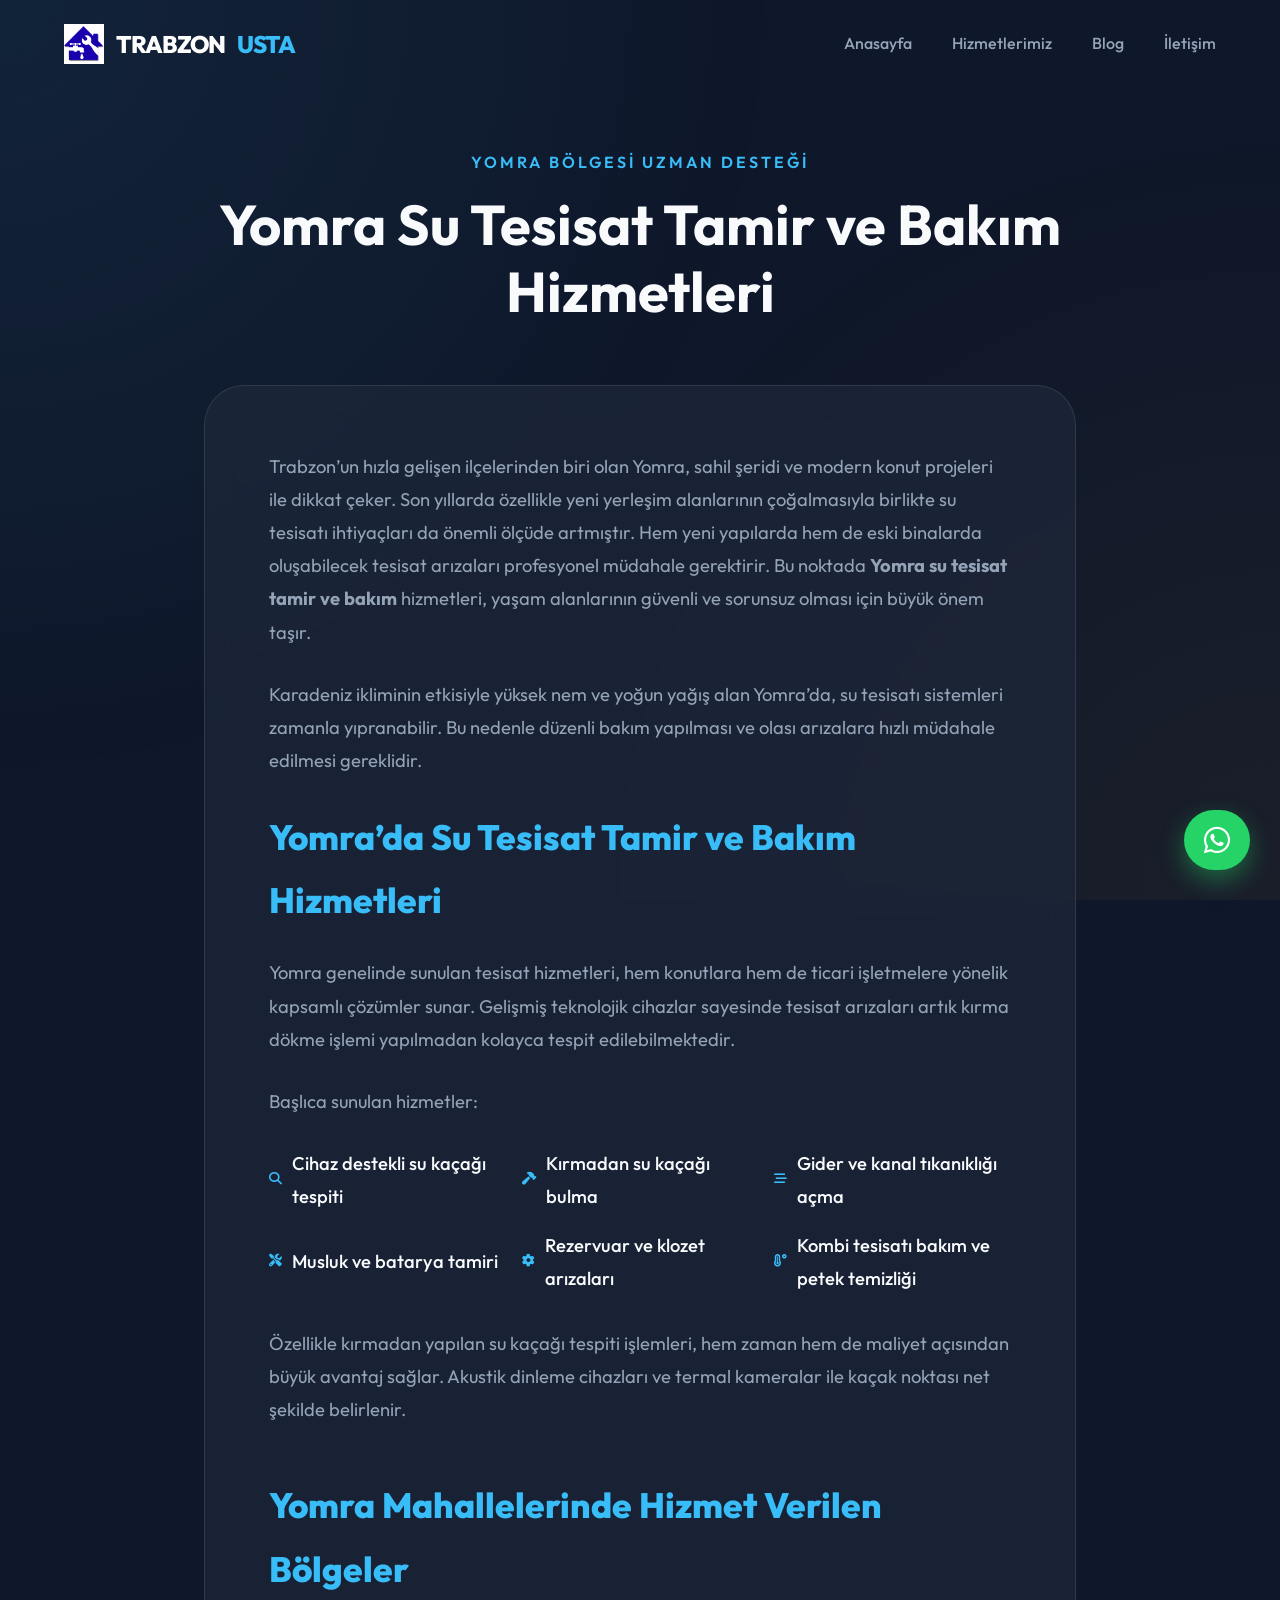
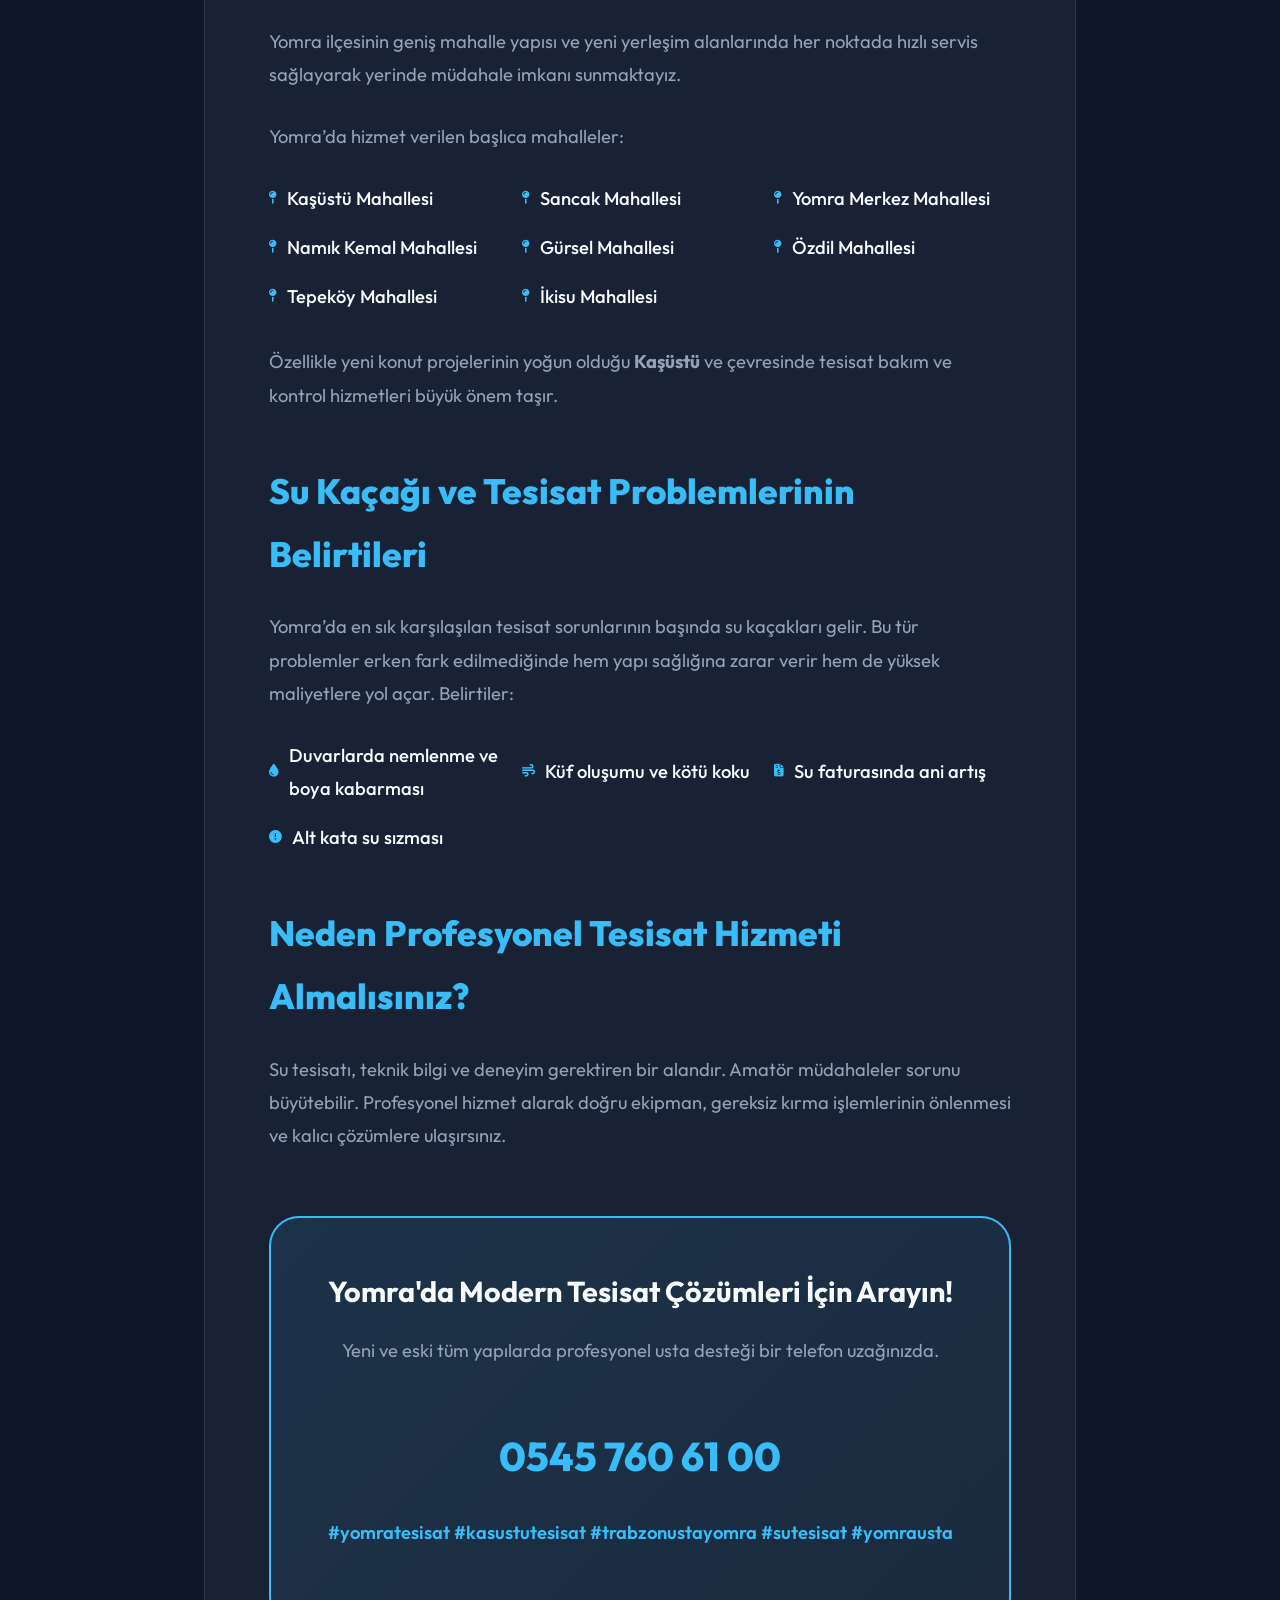
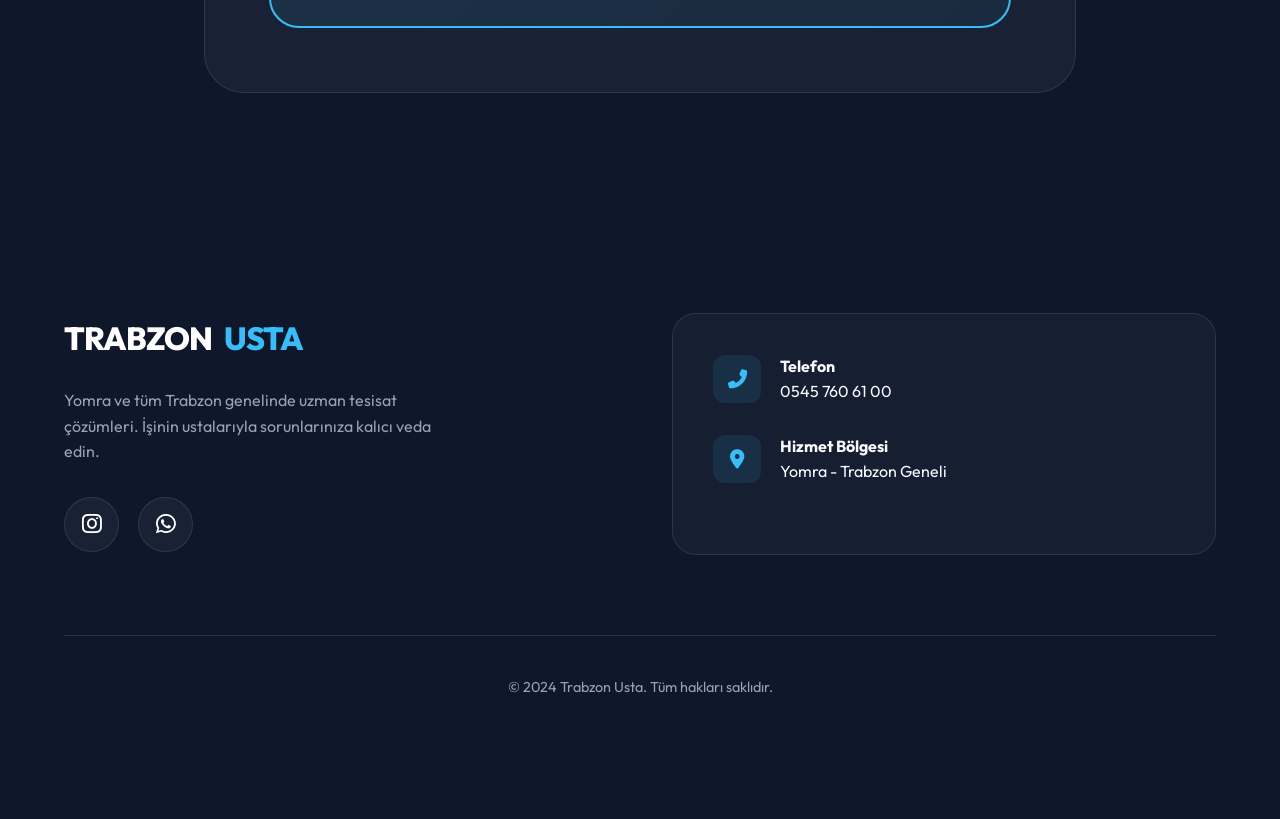
<file: yomra-su-tesisat.html>
<!DOCTYPE html>
<html lang="tr">
<head>
    <meta charset="UTF-8">
    <meta name="viewport" content="width=device-width, initial-scale=1.0">
    <title>Yomra Su Tesisat Tamir ve Bakım Hizmetleri | Kırmadan Tespit, Hızlı ve Garantili Çözümler</title>
    <meta name="description" content="Yomra'da kırmadan su kaçağı tespiti, tesisat tamiri ve bakımı. Kaşüstü dahil tüm mahallelere hızlı servis, modern cihazlarla noktasal tespit ve uzman usta desteği.">
    
    <!-- Favicon -->
    <link rel="icon" type="image/png" href="logo.png">
    
    <!-- Google Fonts -->
    <link rel="preconnect" href="https://fonts.googleapis.com">
    <link rel="preconnect" href="https://fonts.gstatic.com" crossorigin>
    
    <!-- Font Awesome -->
    <link rel="stylesheet" href="https://cdnjs.cloudflare.com/ajax/libs/font-awesome/6.4.0/css/all.min.css">
    
    <!-- Custom Style -->
    <link rel="stylesheet" href="style_v2.css">
    
    <style>
        .service-detail-container { max-width: 1000px; margin: 150px auto 100px; padding: 0 5%; }
        .content-card { 
            background: var(--bg-card); padding: 4rem; border-radius: 40px; border: 1px solid var(--glass-border); 
            line-height: 1.8; font-size: 1.15rem; -webkit-backdrop-filter: blur(15px); backdrop-filter: blur(15px);
            margin-bottom: 3rem;
        }
        .content-card h2 { color: var(--accent-blue); margin: 3rem 0 1.5rem; font-size: 2.2rem; font-weight: 800; }
        .content-card h2:first-of-type { margin-top: 0; }
        .content-card p { margin-bottom: 1.8rem; color: var(--text-secondary); }
        .content-card ul { margin-bottom: 2rem; list-style: none; display: grid; grid-template-columns: repeat(auto-fill, minmax(200px, 1fr)); gap: 1rem; }
        .content-card ul li { display: flex; align-items: center; gap: 10px; color: var(--text-primary); font-weight: 500; }
        .content-card ul li i { color: var(--accent-blue); font-size: 0.8rem; }
        
        .contact-box { 
            margin-top: 4rem; padding: 3rem; background: linear-gradient(135deg, rgba(56, 189, 248, 0.1), rgba(56, 189, 248, 0.05)); 
            border: 2px solid var(--accent-blue); border-radius: 30px; text-align: center;
        }
        .contact-box h3 { font-size: 1.8rem; margin-bottom: 1rem; }
        .phone-link { 
            display: inline-block; font-size: 2.5rem; font-weight: 800; color: var(--accent-blue); 
            text-decoration: none; margin: 1.5rem 0; transition: var(--transition-smooth);
            animation: pulse-glow 2s infinite;
        }
        @keyframes pulse-glow { 0% { transform: scale(1); } 50% { transform: scale(1.05); text-shadow: 0 0 30px rgba(56, 189, 248, 0.4); } 100% { transform: scale(1); } }
        
        @media (max-width: 768px) {
            .content-card { padding: 2.5rem 1.5rem; font-size: 1.05rem; }
            .content-card h2 { font-size: 1.6rem; }
            .phone-link { font-size: 1.8rem; }
        }
    </style>
</head>
<body>
    <div class="bg-mesh"></div>

    <nav id="navbar" class="scrolled">
        <a href="index.html" class="logo">
            <img src="logo.png" alt="Trabzon Usta Logo">
            TRABZON<span>USTA</span>
        </a>
        <ul class="nav-links">
            <li><a href="index.html#home">Anasayfa</a></li>
            <li><a href="index.html#services">Hizmetlerimiz</a></li>
            <li><a href="index.html#blog">Blog</a></li>
            <li><a href="index.html#contact">İletişim</a></li>
        </ul>
        <div class="mobile-toggle" id="mobile-toggle">
            <i class="fas fa-bars"></i>
        </div>
    </nav>

    <div class="service-detail-container">
        <header style="text-align: center; margin-bottom: 60px;">
            <div style="color: var(--accent-blue); font-weight: 600; text-transform: uppercase; letter-spacing: 3px; margin-bottom: 15px;" class="reveal">Yomra Bölgesi Uzman Desteği</div>
            <h1 class="reveal" style="font-size: clamp(2rem, 5vw, 3.5rem); line-height: 1.2;">Yomra Su Tesisat Tamir ve Bakım Hizmetleri</h1>
        </header>

        <article class="content-card reveal">
            <p>Trabzon’un hızla gelişen ilçelerinden biri olan Yomra, sahil şeridi ve modern konut projeleri ile dikkat çeker. Son yıllarda özellikle yeni yerleşim alanlarının çoğalmasıyla birlikte su tesisatı ihtiyaçları da önemli ölçüde artmıştır. Hem yeni yapılarda hem de eski binalarda oluşabilecek tesisat arızaları profesyonel müdahale gerektirir. Bu noktada <strong>Yomra su tesisat tamir ve bakım</strong> hizmetleri, yaşam alanlarının güvenli ve sorunsuz olması için büyük önem taşır.</p>
            
            <p>Karadeniz ikliminin etkisiyle yüksek nem ve yoğun yağış alan Yomra’da, su tesisatı sistemleri zamanla yıpranabilir. Bu nedenle düzenli bakım yapılması ve olası arızalara hızlı müdahale edilmesi gereklidir.</p>

            <h2>Yomra’da Su Tesisat Tamir ve Bakım Hizmetleri</h2>
            <p>Yomra genelinde sunulan tesisat hizmetleri, hem konutlara hem de ticari işletmelere yönelik kapsamlı çözümler sunar. Gelişmiş teknolojik cihazlar sayesinde tesisat arızaları artık kırma dökme işlemi yapılmadan kolayca tespit edilebilmektedir.</p>
            
            <p>Başlıca sunulan hizmetler:</p>
            <ul>
                <li><i class="fas fa-search"></i> Cihaz destekli su kaçağı tespiti</li>
                <li><i class="fas fa-hammer"></i> Kırmadan su kaçağı bulma</li>
                <li><i class="fas fa-stream"></i> Gider ve kanal tıkanıklığı açma</li>
                <li><i class="fas fa-tools"></i> Musluk ve batarya tamiri</li>
                <li><i class="fas fa-cog"></i> Rezervuar ve klozet arızaları</li>
                <li><i class="fas fa-temperature-high"></i> Kombi tesisatı bakım ve petek temizliği</li>
            </ul>

            <p>Özellikle kırmadan yapılan su kaçağı tespiti işlemleri, hem zaman hem de maliyet açısından büyük avantaj sağlar. Akustik dinleme cihazları ve termal kameralar ile kaçak noktası net şekilde belirlenir.</p>

            <h2>Yomra Mahallelerinde Hizmet Verilen Bölgeler</h2>
            <p>Yomra ilçesinin geniş mahalle yapısı ve yeni yerleşim alanlarında her noktada hızlı servis sağlayarak yerinde müdahale imkanı sunmaktayız.</p>
            
            <p>Yomra’da hizmet verilen başlıca mahalleler:</p>
            <ul>
                <li><i class="fas fa-map-pin"></i> Kaşüstü Mahallesi</li>
                <li><i class="fas fa-map-pin"></i> Sancak Mahallesi</li>
                <li><i class="fas fa-map-pin"></i> Yomra Merkez Mahallesi</li>
                <li><i class="fas fa-map-pin"></i> Namık Kemal Mahallesi</li>
                <li><i class="fas fa-map-pin"></i> Gürsel Mahallesi</li>
                <li><i class="fas fa-map-pin"></i> Özdil Mahallesi</li>
                <li><i class="fas fa-map-pin"></i> Tepeköy Mahallesi</li>
                <li><i class="fas fa-map-pin"></i> İkisu Mahallesi</li>
            </ul>

            <p>Özellikle yeni konut projelerinin yoğun olduğu <strong>Kaşüstü</strong> ve çevresinde tesisat bakım ve kontrol hizmetleri büyük önem taşır.</p>

            <h2>Su Kaçağı ve Tesisat Problemlerinin Belirtileri</h2>
            <p>Yomra’da en sık karşılaşılan tesisat sorunlarının başında su kaçakları gelir. Bu tür problemler erken fark edilmediğinde hem yapı sağlığına zarar verir hem de yüksek maliyetlere yol açar. Belirtiler:</p>
            <ul>
                <li><i class="fas fa-tint"></i> Duvarlarda nemlenme ve boya kabarması</li>
                <li><i class="fas fa-wind"></i> Küf oluşumu ve kötü koku</li>
                <li><i class="fas fa-file-invoice-dollar"></i> Su faturasında ani artış</li>
                <li><i class="fas fa-exclamation-circle"></i> Alt kata su sızması</li>
            </ul>

            <h2>Neden Profesyonel Tesisat Hizmeti Almalısınız?</h2>
            <p>Su tesisatı, teknik bilgi ve deneyim gerektiren bir alandır. Amatör müdahaleler sorunu büyütebilir. Profesyonel hizmet alarak doğru ekipman, gereksiz kırma işlemlerinin önlenmesi ve kalıcı çözümlere ulaşırsınız.</p>

            <div class="contact-box">
                <h3>Yomra'da Modern Tesisat Çözümleri İçin Arayın!</h3>
                <p>Yeni ve eski tüm yapılarda profesyonel usta desteği bir telefon uzağınızda.</p>
                <a href="tel:05457606100" class="phone-link">0545 760 61 00</a>
                <p style="font-weight: 600; color: var(--accent-blue);">#yomratesisat #kasustutesisat #trabzonustayomra #sutesisat #yomrausta</p>
            </div>
        </article>
    </div>

    <footer class="section" id="contact">
        <div class="contact-container" style="max-width: 1200px; margin: 0 auto; display: grid; grid-template-columns: repeat(auto-fit, minmax(300px, 1fr)); gap: 4rem;">
            <div class="footer-brand-area reveal">
                <a href="index.html" class="logo footer-logo">TRABZON<span>USTA</span></a>
                <p class="footer-description">Yomra ve tüm Trabzon genelinde uzman tesisat çözümleri. İşinin ustalarıyla sorunlarınıza kalıcı veda edin.</p>
                <div class="footer-social-group">
                    <a href="https://www.instagram.com/trabzonustacom" target="_blank" class="social-icon"><i class="fab fa-instagram"></i></a>
                    <a href="https://wa.me/905457606100" target="_blank" class="social-icon"><i class="fab fa-whatsapp"></i></a>
                </div>
            </div>
            <div class="contact-info-card reveal">
                <div class="contact-item">
                    <i class="fas fa-phone-alt"></i>
                    <div>
                        <h4>Telefon</h4>
                        <p><a href="tel:05457606100">0545 760 61 00</a></p>
                    </div>
                </div>
                <div class="contact-item">
                    <i class="fas fa-map-marker-alt"></i>
                    <div>
                        <h4>Hizmet Bölgesi</h4>
                        <p>Yomra - Trabzon Geneli</p>
                    </div>
                </div>
            </div>
        </div>
        <div class="footer-bottom">
            <p>&copy; 2024 Trabzon Usta. Tüm hakları saklıdır.</p>
        </div>
    </footer>

    <!-- WhatsApp Button -->
    <a href="https://wa.me/905457606100" class="whatsapp-btn" target="_blank">
        <i class="fab fa-whatsapp"></i>
        <span>Bize Ulaşın</span>
    </a>

    <script src="main.js"></script>
</body>
</html>
</file>
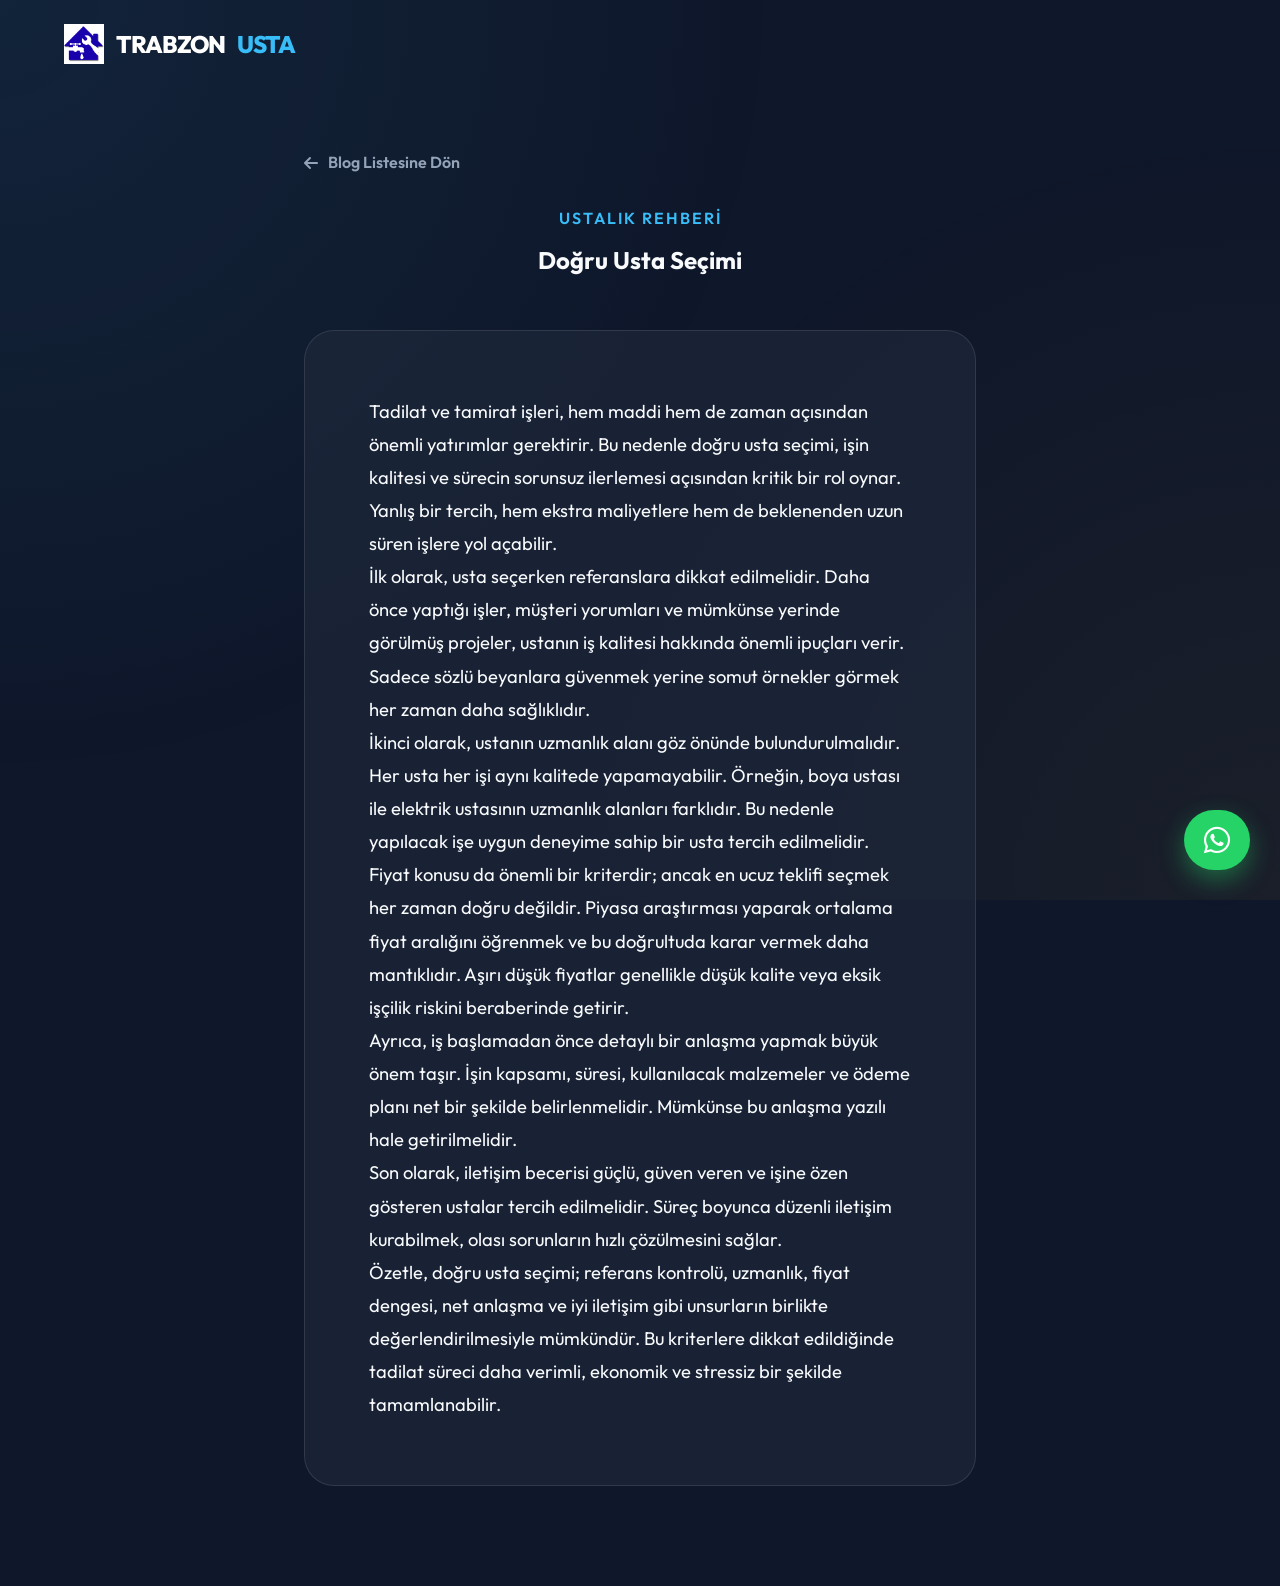
<file: blog/dogru-usta-secimi.html>
<!DOCTYPE html>
<html lang="tr">
<head>
    <meta charset="UTF-8">
    <meta name="viewport" content="width=device-width, initial-scale=1.0">
    <title>Doğru Usta Seçimi | Trabzon Usta Blog</title>
    <link rel="icon" type="image/png" href="../logo.png">
    <link rel="stylesheet" href="https://cdnjs.cloudflare.com/ajax/libs/font-awesome/6.4.0/css/all.min.css">
    <link rel="stylesheet" href="../style_v2.css">
</head>
<body>
    <div class="bg-mesh"></div>
    <nav id="navbar" class="scrolled">
        <a href="../index.html" class="logo">
            <img src="../logo.png" alt="Trabzon Usta">
            TRABZON<span>USTA</span>
        </a>
    </nav>
    <article style="max-width: 800px; margin: 150px auto 100px; padding: 0 5%;">
        <a href="../index.html#blog" style="display: inline-flex; align-items: center; gap: 10px; margin-bottom: 30px; color: var(--text-secondary); text-decoration: none; font-weight: 600;"><i class="fas fa-arrow-left"></i> Blog Listesine Dön</a>
        <header style="margin-bottom: 50px; text-align: center;">
            <div style="color: var(--accent-blue); font-weight: 600; text-transform: uppercase; letter-spacing: 2px; margin-bottom: 10px;">Ustalık Rehberi</div>
            <h1>Doğru Usta Seçimi</h1>
        </header>
        <section style="background: var(--bg-card); padding: 4rem; border-radius: 30px; border: 1px solid var(--glass-border); line-height: 1.8; font-size: 1.15rem;">
            <p>Tadilat ve tamirat işleri, hem maddi hem de zaman açısından önemli yatırımlar gerektirir. Bu nedenle doğru usta seçimi, işin kalitesi ve sürecin sorunsuz ilerlemesi açısından kritik bir rol oynar. Yanlış bir tercih, hem ekstra maliyetlere hem de beklenenden uzun süren işlere yol açabilir.</p>
            <p>İlk olarak, usta seçerken referanslara dikkat edilmelidir. Daha önce yaptığı işler, müşteri yorumları ve mümkünse yerinde görülmüş projeler, ustanın iş kalitesi hakkında önemli ipuçları verir. Sadece sözlü beyanlara güvenmek yerine somut örnekler görmek her zaman daha sağlıklıdır.</p>
            <p>İkinci olarak, ustanın uzmanlık alanı göz önünde bulundurulmalıdır. Her usta her işi aynı kalitede yapamayabilir. Örneğin, boya ustası ile elektrik ustasının uzmanlık alanları farklıdır. Bu nedenle yapılacak işe uygun deneyime sahip bir usta tercih edilmelidir.</p>
            <p>Fiyat konusu da önemli bir kriterdir; ancak en ucuz teklifi seçmek her zaman doğru değildir. Piyasa araştırması yaparak ortalama fiyat aralığını öğrenmek ve bu doğrultuda karar vermek daha mantıklıdır. Aşırı düşük fiyatlar genellikle düşük kalite veya eksik işçilik riskini beraberinde getirir.</p>
            <p>Ayrıca, iş başlamadan önce detaylı bir anlaşma yapmak büyük önem taşır. İşin kapsamı, süresi, kullanılacak malzemeler ve ödeme planı net bir şekilde belirlenmelidir. Mümkünse bu anlaşma yazılı hale getirilmelidir.</p>
            <p>Son olarak, iletişim becerisi güçlü, güven veren ve işine özen gösteren ustalar tercih edilmelidir. Süreç boyunca düzenli iletişim kurabilmek, olası sorunların hızlı çözülmesini sağlar.</p>
            <p>Özetle, doğru usta seçimi; referans kontrolü, uzmanlık, fiyat dengesi, net anlaşma ve iyi iletişim gibi unsurların birlikte değerlendirilmesiyle mümkündür. Bu kriterlere dikkat edildiğinde tadilat süreci daha verimli, ekonomik ve stressiz bir şekilde tamamlanabilir.</p>
        </section>
    </article>
    <a href="https://wa.me/905457606100" class="whatsapp-btn" target="_blank">
        <i class="fab fa-whatsapp"></i>
        <span>Bize Ulaşın</span>
    </a>
    <script src="../main.js"></script>
</body>
</html>
</file>
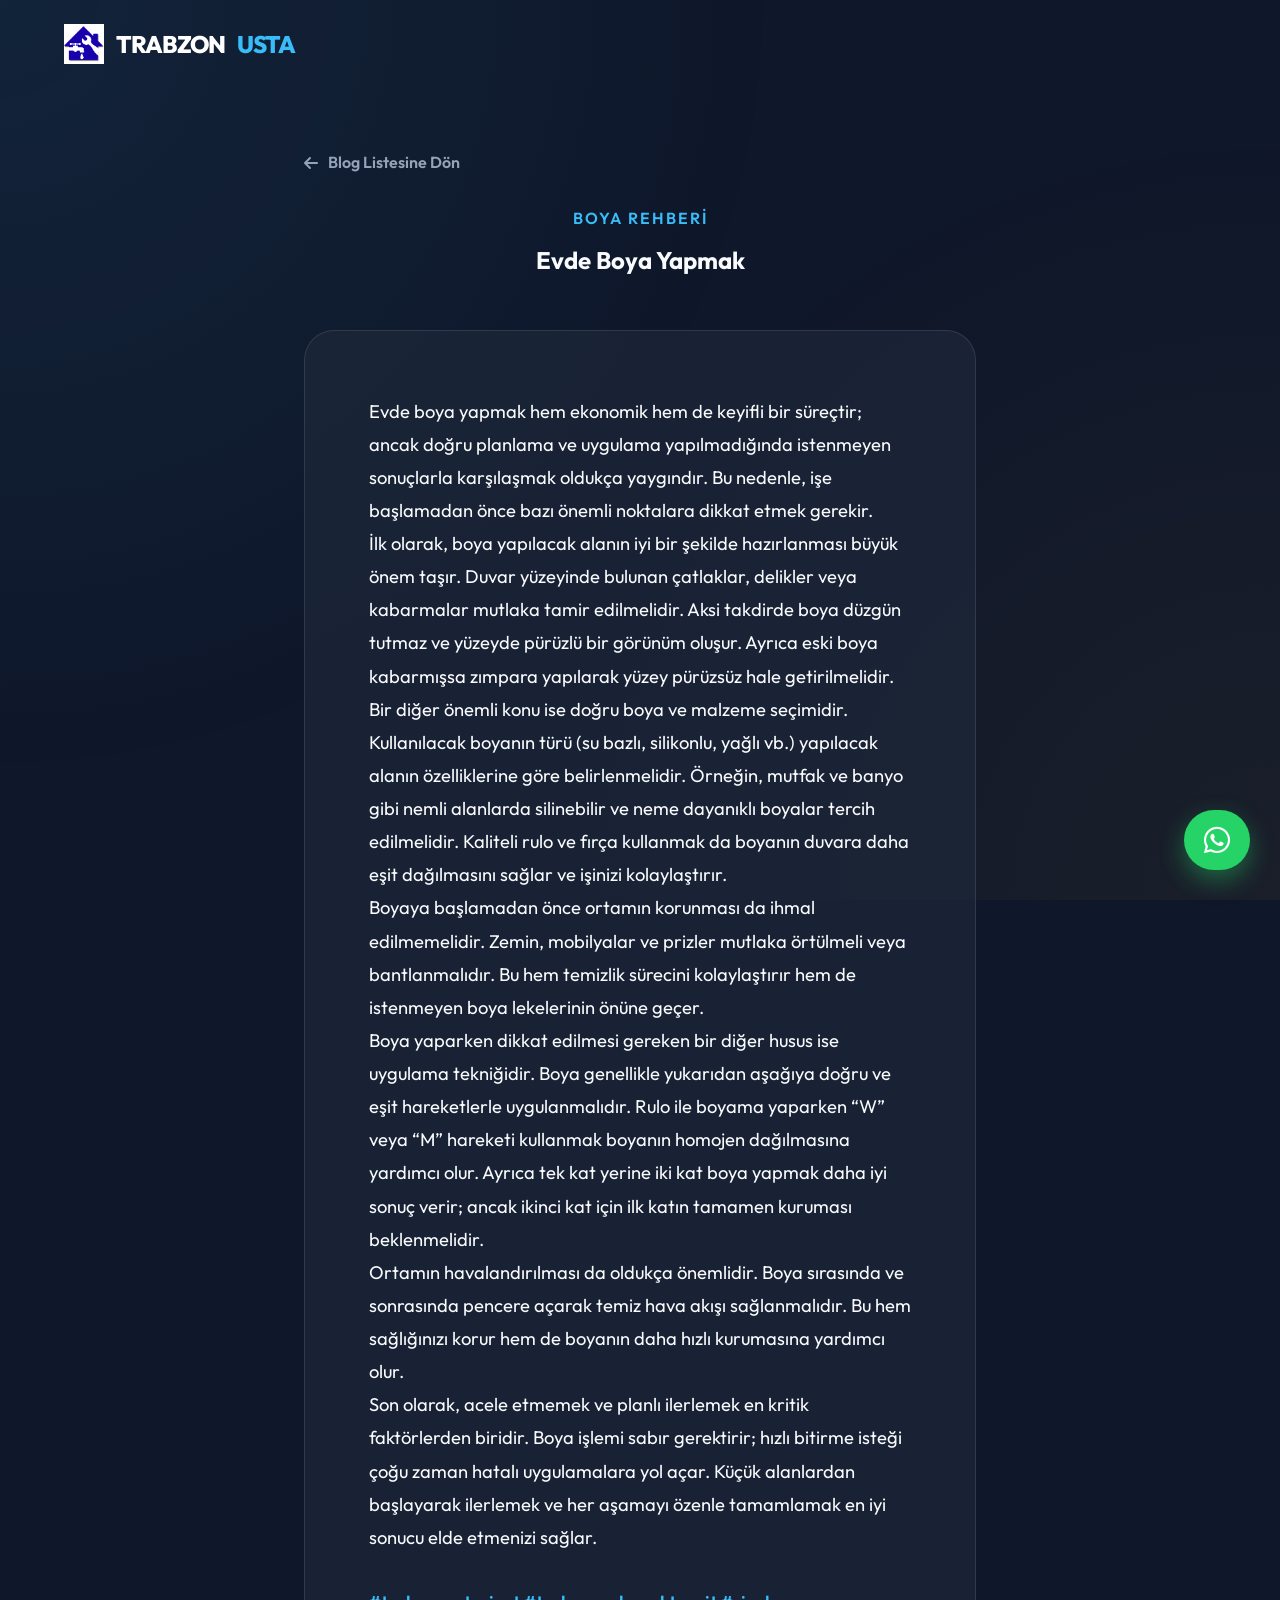
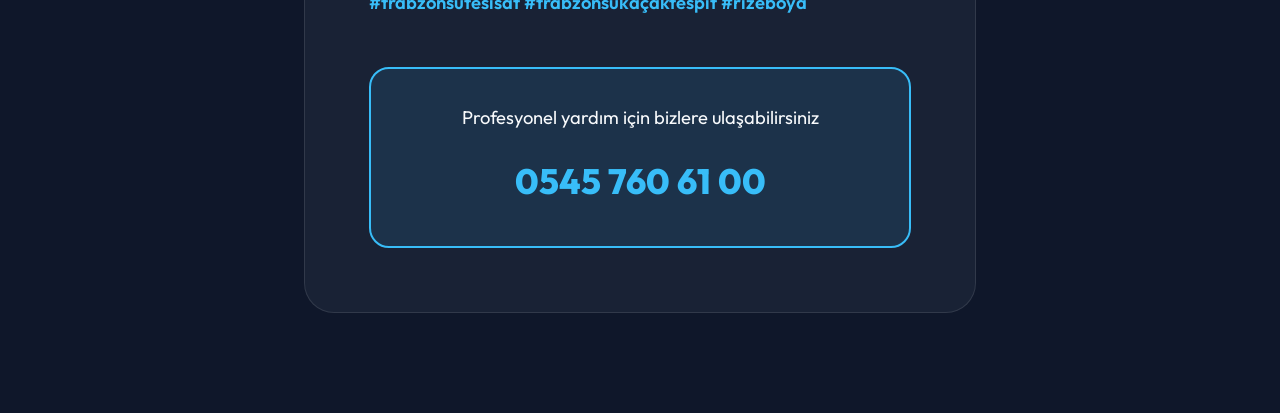
<file: blog/evde-boya-yapmak.html>
<!DOCTYPE html>
<html lang="tr">
<head>
    <meta charset="UTF-8">
    <meta name="viewport" content="width=device-width, initial-scale=1.0">
    <title>Evde Boya Yapmak | Trabzon Usta Blog</title>
    <link rel="icon" type="image/png" href="../logo.png">
    <link rel="stylesheet" href="https://cdnjs.cloudflare.com/ajax/libs/font-awesome/6.4.0/css/all.min.css">
    <link rel="stylesheet" href="../style_v2.css">
</head>
<body>
    <div class="bg-mesh"></div>
    <nav id="navbar" class="scrolled">
        <a href="../index.html" class="logo">
            <img src="../logo.png" alt="Trabzon Usta">
            TRABZON<span>USTA</span>
        </a>
    </nav>
    <article style="max-width: 800px; margin: 150px auto 100px; padding: 0 5%;">
        <a href="../index.html#blog" style="display: inline-flex; align-items: center; gap: 10px; margin-bottom: 30px; color: var(--text-secondary); text-decoration: none; font-weight: 600;"><i class="fas fa-arrow-left"></i> Blog Listesine Dön</a>
        <header style="margin-bottom: 50px; text-align: center;">
            <div style="color: var(--accent-blue); font-weight: 600; text-transform: uppercase; letter-spacing: 2px; margin-bottom: 10px;">Boya Rehberi</div>
            <h1>Evde Boya Yapmak</h1>
        </header>
        <section style="background: var(--bg-card); padding: 4rem; border-radius: 30px; border: 1px solid var(--glass-border); line-height: 1.8; font-size: 1.15rem;">
            <p>Evde boya yapmak hem ekonomik hem de keyifli bir süreçtir; ancak doğru planlama ve uygulama yapılmadığında istenmeyen sonuçlarla karşılaşmak oldukça yaygındır. Bu nedenle, işe başlamadan önce bazı önemli noktalara dikkat etmek gerekir.</p>
            <p>İlk olarak, boya yapılacak alanın iyi bir şekilde hazırlanması büyük önem taşır. Duvar yüzeyinde bulunan çatlaklar, delikler veya kabarmalar mutlaka tamir edilmelidir. Aksi takdirde boya düzgün tutmaz ve yüzeyde pürüzlü bir görünüm oluşur. Ayrıca eski boya kabarmışsa zımpara yapılarak yüzey pürüzsüz hale getirilmelidir.</p>
            <p>Bir diğer önemli konu ise doğru boya ve malzeme seçimidir. Kullanılacak boyanın türü (su bazlı, silikonlu, yağlı vb.) yapılacak alanın özelliklerine göre belirlenmelidir. Örneğin, mutfak ve banyo gibi nemli alanlarda silinebilir ve neme dayanıklı boyalar tercih edilmelidir. Kaliteli rulo ve fırça kullanmak da boyanın duvara daha eşit dağılmasını sağlar ve işinizi kolaylaştırır.</p>
            <p>Boyaya başlamadan önce ortamın korunması da ihmal edilmemelidir. Zemin, mobilyalar ve prizler mutlaka örtülmeli veya bantlanmalıdır. Bu hem temizlik sürecini kolaylaştırır hem de istenmeyen boya lekelerinin önüne geçer.</p>
            <p>Boya yaparken dikkat edilmesi gereken bir diğer husus ise uygulama tekniğidir. Boya genellikle yukarıdan aşağıya doğru ve eşit hareketlerle uygulanmalıdır. Rulo ile boyama yaparken “W” veya “M” hareketi kullanmak boyanın homojen dağılmasına yardımcı olur. Ayrıca tek kat yerine iki kat boya yapmak daha iyi sonuç verir; ancak ikinci kat için ilk katın tamamen kuruması beklenmelidir.</p>
            <p>Ortamın havalandırılması da oldukça önemlidir. Boya sırasında ve sonrasında pencere açarak temiz hava akışı sağlanmalıdır. Bu hem sağlığınızı korur hem de boyanın daha hızlı kurumasına yardımcı olur.</p>
            <p>Son olarak, acele etmemek ve planlı ilerlemek en kritik faktörlerden biridir. Boya işlemi sabır gerektirir; hızlı bitirme isteği çoğu zaman hatalı uygulamalara yol açar. Küçük alanlardan başlayarak ilerlemek ve her aşamayı özenle tamamlamak en iyi sonucu elde etmenizi sağlar.</p>
            <p style="color: var(--accent-blue); font-weight: 600; margin-top: 2rem;">#trabzonsutesisat #trabzonsukaçaktespit #rizeboya</p>
            <div style="margin-top: 3rem; padding: 2rem; background: rgba(56, 189, 248, 0.1); border: 2px solid var(--accent-blue); border-radius: 20px; text-align: center;">
                <p>Profesyonel yardım için bizlere ulaşabilirsiniz</p>
                <a href="tel:05457606100" style="display: block; font-size: 2.2rem; font-weight: 800; color: var(--accent-blue); text-decoration: none; margin-top: 1rem;">0545 760 61 00</a>
            </div>
        </section>
    </article>
    <a href="https://wa.me/905457606100" class="whatsapp-btn" target="_blank">
        <i class="fab fa-whatsapp"></i>
        <span>Bize Ulaşın</span>
    </a>
    <script src="../main.js"></script>
</body>
</html>
</file>
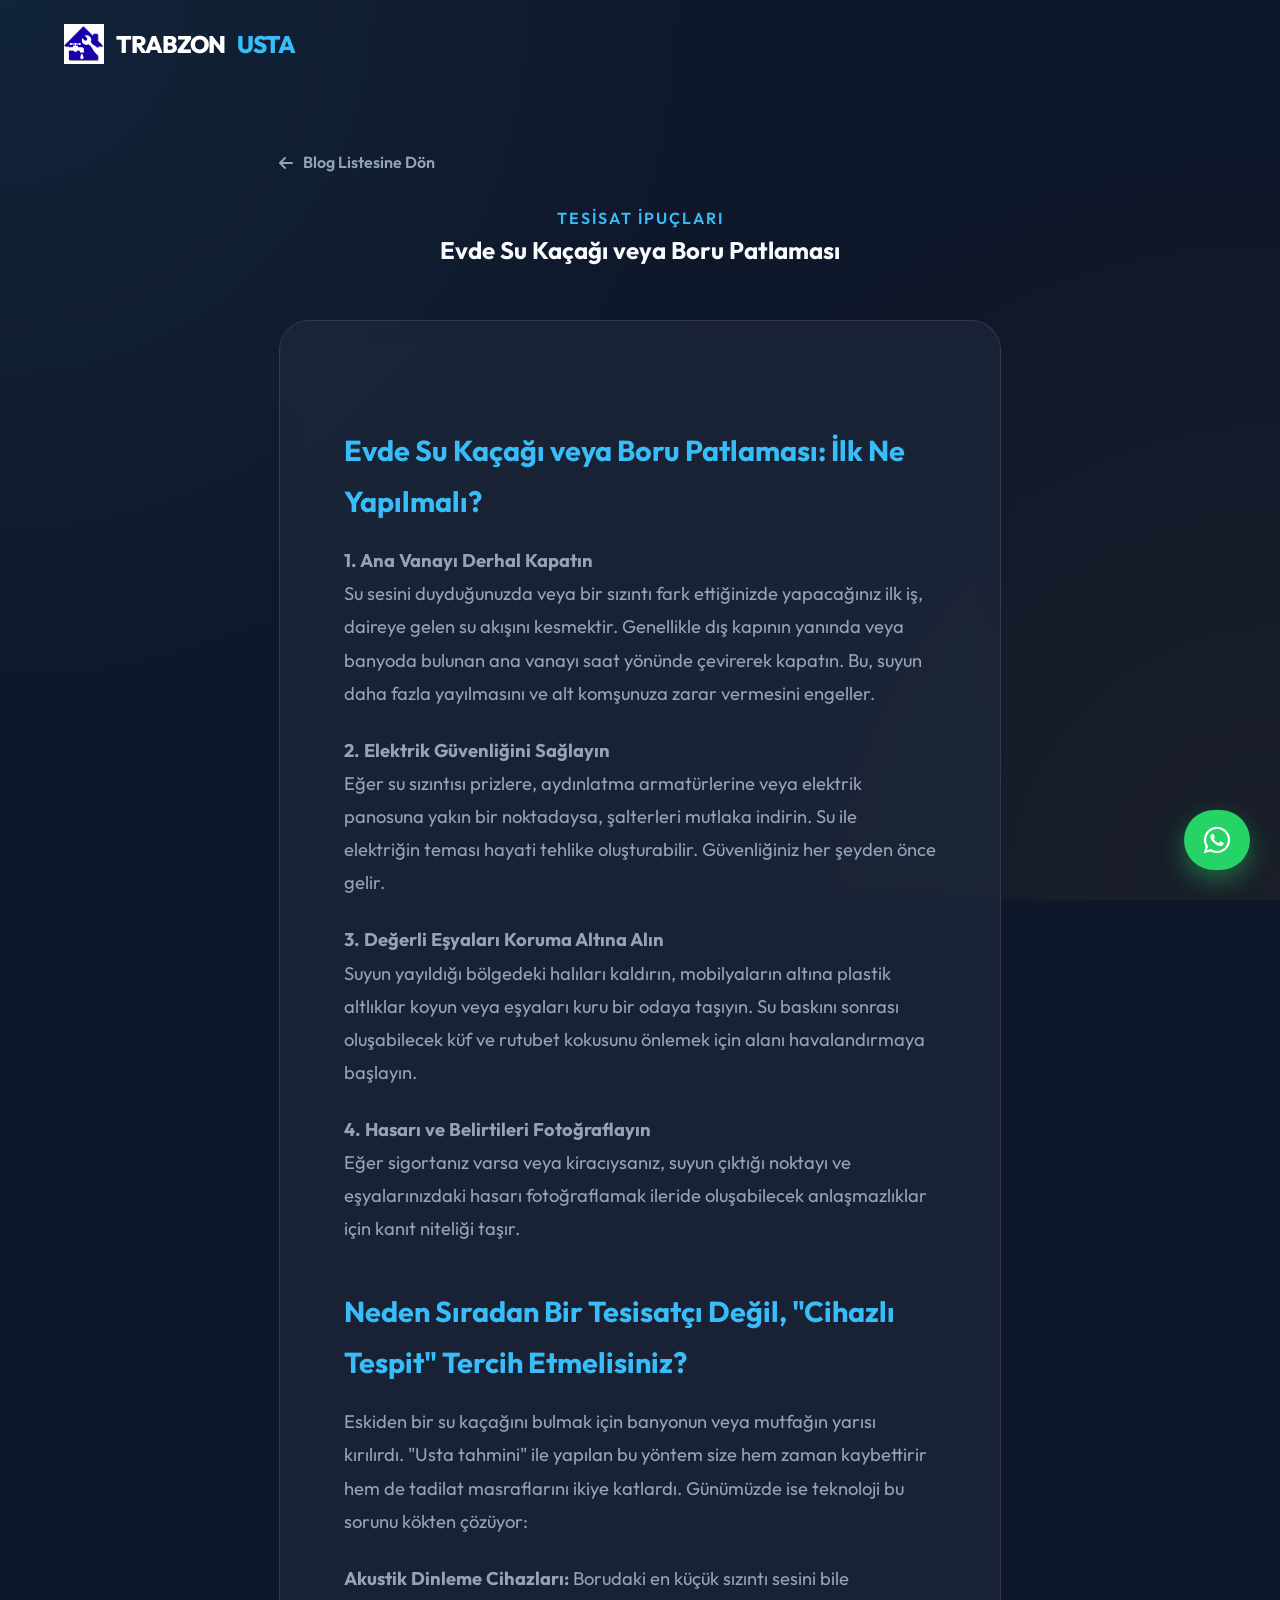
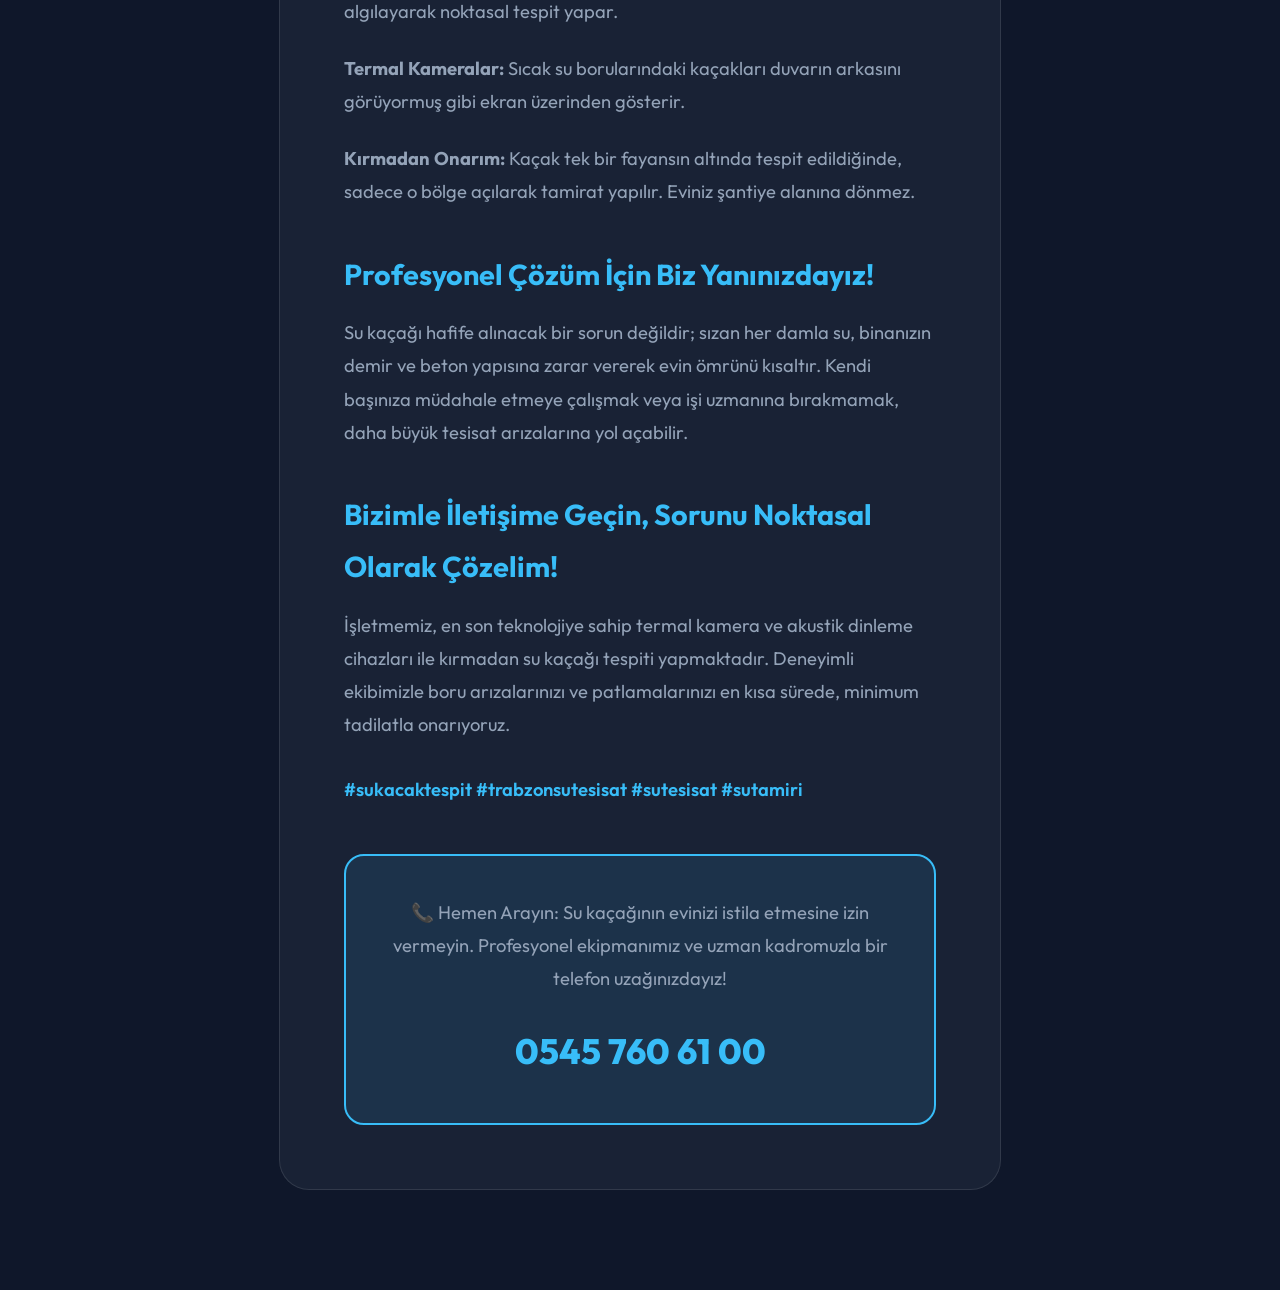
<file: blog/su-kacagi-tespiti.html>
<!DOCTYPE html>
<html lang="tr">
<head>
    <meta charset="UTF-8">
    <meta name="viewport" content="width=device-width, initial-scale=1.0">
    <title>Su Kaçağı veya Boru Patlaması | Trabzon Usta</title>
    <link rel="icon" type="image/png" href="../logo.png">
    <link rel="stylesheet" href="https://cdnjs.cloudflare.com/ajax/libs/font-awesome/6.4.0/css/all.min.css">
    <link rel="stylesheet" href="../style_v2.css">
    <style>
        .post-container { max-width: 850px; margin: 150px auto 100px; padding: 0 5%; }
        .post-header { margin-bottom: 50px; text-align: center; }
        .post-meta { color: var(--accent-blue); font-weight: 600; text-transform: uppercase; letter-spacing: 2px; }
        .post-content { 
            background: var(--bg-card); padding: 4rem; border-radius: 30px; border: 1px solid var(--glass-border); 
            line-height: 1.8; font-size: 1.15rem; -webkit-backdrop-filter: blur(10px); backdrop-filter: blur(10px);
        }
        .post-content h2 { color: var(--accent-blue); margin: 2.5rem 0 1rem; font-size: 1.8rem; }
        .post-content p { margin-bottom: 1.5rem; color: var(--text-secondary); }
        .back-btn { display: inline-flex; align-items: center; gap: 10px; margin-bottom: 30px; color: var(--text-secondary); text-decoration: none; font-weight: 600; }
        .phone-highlight { margin-top: 3rem; padding: 2.5rem; background: rgba(56, 189, 248, 0.1); border: 2px solid var(--accent-blue); border-radius: 20px; text-align: center; }
        .phone-number { display: block; font-size: 2.2rem; font-weight: 800; color: var(--accent-blue); text-decoration: none; margin-top: 1rem; animation: pulse-glow 2s infinite; }
        @keyframes pulse-glow { 0% { transform: scale(1); } 50% { transform: scale(1.05); text-shadow: 0 0 20px var(--accent-blue); } 100% { transform: scale(1); } }
        @media (max-width: 768px) { .post-content { padding: 2rem; font-size: 1.05rem; } .phone-number { font-size: 1.6rem; } }
    </style>
</head>
<body>
    <div class="bg-mesh"></div>
    <nav id="navbar" class="scrolled">
        <a href="../index.html" class="logo">
            <img src="../logo.png" alt="Trabzon Usta">
            TRABZON<span>USTA</span>
        </a>
    </nav>
    <article class="post-container">
        <a href="../index.html#blog" class="back-btn"><i class="fas fa-arrow-left"></i> Blog Listesine Dön</a>
        <header class="post-header">
            <div class="post-meta">Tesisat İpuçları</div>
            <h1>Evde Su Kaçağı veya Boru Patlaması</h1>
        </header>
        <section class="post-content reveal active">
            <h2>Evde Su Kaçağı veya Boru Patlaması: İlk Ne Yapılmalı?</h2>
            
            <p><strong>1. Ana Vanayı Derhal Kapatın</strong><br>
            Su sesini duyduğunuzda veya bir sızıntı fark ettiğinizde yapacağınız ilk iş, daireye gelen su akışını kesmektir. Genellikle dış kapının yanında veya banyoda bulunan ana vanayı saat yönünde çevirerek kapatın. Bu, suyun daha fazla yayılmasını ve alt komşunuza zarar vermesini engeller.</p>

            <p><strong>2. Elektrik Güvenliğini Sağlayın</strong><br>
            Eğer su sızıntısı prizlere, aydınlatma armatürlerine veya elektrik panosuna yakın bir noktadaysa, şalterleri mutlaka indirin. Su ile elektriğin teması hayati tehlike oluşturabilir. Güvenliğiniz her şeyden önce gelir.</p>

            <p><strong>3. Değerli Eşyaları Koruma Altına Alın</strong><br>
            Suyun yayıldığı bölgedeki halıları kaldırın, mobilyaların altına plastik altlıklar koyun veya eşyaları kuru bir odaya taşıyın. Su baskını sonrası oluşabilecek küf ve rutubet kokusunu önlemek için alanı havalandırmaya başlayın.</p>

            <p><strong>4. Hasarı ve Belirtileri Fotoğraflayın</strong><br>
            Eğer sigortanız varsa veya kiracıysanız, suyun çıktığı noktayı ve eşyalarınızdaki hasarı fotoğraflamak ileride oluşabilecek anlaşmazlıklar için kanıt niteliği taşır.</p>

            <h2>Neden Sıradan Bir Tesisatçı Değil, "Cihazlı Tespit" Tercih Etmelisiniz?</h2>
            <p>Eskiden bir su kaçağını bulmak için banyonun veya mutfağın yarısı kırılırdı. "Usta tahmini" ile yapılan bu yöntem size hem zaman kaybettirir hem de tadilat masraflarını ikiye katlardı. Günümüzde ise teknoloji bu sorunu kökten çözüyor:</p>

            <p><strong>Akustik Dinleme Cihazları:</strong> Borudaki en küçük sızıntı sesini bile algılayarak noktasal tespit yapar.</p>
            <p><strong>Termal Kameralar:</strong> Sıcak su borularındaki kaçakları duvarın arkasını görüyormuş gibi ekran üzerinden gösterir.</p>
            <p><strong>Kırmadan Onarım:</strong> Kaçak tek bir fayansın altında tespit edildiğinde, sadece o bölge açılarak tamirat yapılır. Eviniz şantiye alanına dönmez.</p>

            <h2>Profesyonel Çözüm İçin Biz Yanınızdayız!</h2>
            <p>Su kaçağı hafife alınacak bir sorun değildir; sızan her damla su, binanızın demir ve beton yapısına zarar vererek evin ömrünü kısaltır. Kendi başınıza müdahale etmeye çalışmak veya işi uzmanına bırakmamak, daha büyük tesisat arızalarına yol açabilir.</p>

            <h2>Bizimle İletişime Geçin, Sorunu Noktasal Olarak Çözelim!</h2>
            <p>İşletmemiz, en son teknolojiye sahip termal kamera ve akustik dinleme cihazları ile kırmadan su kaçağı tespiti yapmaktadır. Deneyimli ekibimizle boru arızalarınızı ve patlamalarınızı en kısa sürede, minimum tadilatla onarıyoruz.</p>

            <p style="color: var(--accent-blue); font-weight: 600; margin-top: 2rem;">#sukacaktespit #trabzonsutesisat #sutesisat #sutamiri</p>

            <div class="phone-highlight">
                <p>📞 Hemen Arayın: Su kaçağının evinizi istila etmesine izin vermeyin. Profesyonel ekipmanımız ve uzman kadromuzla bir telefon uzağınızdayız!</p>
                <a href="tel:05457606100" class="phone-number">0545 760 61 00</a>
            </div>
        </section>
    </article>
    <a href="https://wa.me/905457606100" class="whatsapp-btn" target="_blank">
        <i class="fab fa-whatsapp"></i>
        <span>Bize Ulaşın</span>
    </a>
    <script src="../main.js"></script>
</body>
</html>
</file>
<file: style_v2.css>
@import url('https://fonts.googleapis.com/css2?family=Outfit:wght@300;400;600;800&display=swap');

:root {
    --bg-dark: #0f172a;
    --bg-card: rgba(30, 41, 59, 0.7);
    --accent-blue: #38bdf8;
    --accent-gold: #fbbf24;
    --text-primary: #f8fafc;
    --text-secondary: #94a3b8;
    --glass-border: rgba(255, 255, 255, 0.1);
    --transition-smooth: all 0.4s cubic-bezier(0.4, 0, 0.2, 1);
}

* { margin: 0; padding: 0; box-sizing: border-box; font-family: 'Outfit', sans-serif; }
html { scroll-behavior: smooth; }
body { background-color: var(--bg-dark); color: var(--text-primary); line-height: 1.6; overflow-x: hidden; }

/* Global Link Cleanup */
a { text-decoration: none !important; color: inherit; }

/* Background Mesh */
.bg-mesh {
    position: fixed; top: 0; left: 0; width: 100%; height: 100%; z-index: -2;
    background: radial-gradient(circle at 0% 0%, rgba(56, 189, 248, 0.08) 0%, transparent 50%),
                radial-gradient(circle at 100% 100%, rgba(251, 191, 36, 0.05) 0%, transparent 50%);
}

/* Navbar */
nav {
    position: fixed; top: 0; width: 100%; padding: 1.5rem 5%;
    display: flex; justify-content: space-between; align-items: center;
    z-index: 1000; transition: var(--transition-smooth);
}

nav.scrolled {
    background: rgba(15, 23, 42, 0.85);
    -webkit-backdrop-filter: blur(12px); backdrop-filter: blur(12px);
    padding: 1rem 5%; border-bottom: 1px solid var(--glass-border);
}

.logo { 
    font-size: 1.5rem; font-weight: 800; color: white !important; letter-spacing: -1px; 
    display: flex; align-items: center; gap: 12px;
}
.logo img { height: 40px; width: auto; }
.logo span { color: var(--accent-blue); }

.nav-links { display: flex; gap: 2.5rem; list-style: none; }
.nav-links a { color: var(--text-secondary); font-weight: 500; transition: var(--transition-smooth); }
.nav-links a:hover { color: white !important; }

.mobile-toggle { display: none; color: white; font-size: 1.8rem; cursor: pointer; z-index: 1001; }

/* Hero Section */
.hero {
    height: 100vh; min-height: 600px; display: flex; align-items: center; justify-content: center; text-align: center;
    background: linear-gradient(rgba(15,23,42,0.6), rgba(15,23,42,0.85)), url('background.png');
    background-size: cover; background-position: center; background-attachment: fixed;
    padding: 0 5%;
}

.hero h1 { font-size: clamp(2.2rem, 8vw, 4.5rem); font-weight: 800; margin-bottom: 1.5rem; line-height: 1.1; }
.hero h1 span { color: var(--accent-blue); }
.hero p { font-size: 1.25rem; color: var(--text-secondary); margin-bottom: 2.5rem; max-width: 600px; margin-left: auto; margin-right: auto; }

.cta-group { display: flex; gap: 1.2rem; justify-content: center; flex-wrap: wrap; }

/* Buttons */
.btn { 
    padding: 1rem 2.5rem; border-radius: 50px; font-weight: 600; 
    transition: var(--transition-smooth); display: inline-flex; align-items: center; gap: 10px;
}
.btn-primary { background: var(--accent-blue); color: var(--bg-dark) !important; }
.btn-outline { border: 1px solid var(--accent-blue); color: var(--accent-blue) !important; }
.btn:hover { transform: translateY(-5px); box-shadow: 0 10px 20px rgba(56, 189, 248, 0.2); }

/* Sections */
.section { padding: 120px 5%; position: relative; }
.section-header { text-align: center; margin-bottom: 80px; }
.section-header h2 { font-size: 2.5rem; margin-bottom: 1rem; font-weight: 800; }
.section-header p { color: var(--text-secondary); font-size: 1.1rem; }

/* Grids */
.grid-base { display: grid; grid-template-columns: repeat(auto-fit, minmax(320px, 1fr)); gap: 2.5rem; }
.services-grid { display: grid; grid-template-columns: repeat(auto-fit, minmax(320px, 1fr)); gap: 2.5rem; }

.service-card {
    background: var(--bg-card); padding: 3rem; border-radius: 24px; border: 1px solid var(--glass-border);
    -webkit-backdrop-filter: blur(10px); backdrop-filter: blur(10px); transition: var(--transition-smooth);
}
.service-card:hover { transform: translateY(-10px); border-color: var(--accent-blue); background: rgba(30, 41, 59, 0.9); }
.service-icon { font-size: 3rem; color: var(--accent-blue); margin-bottom: 1.5rem; }

/* Blog Compact Cards */
.blog-card-compact {
    background: rgba(30, 41, 59, 0.4); padding: 2.5rem; border-radius: 24px; border: 1px solid var(--glass-border);
    transition: var(--transition-smooth); -webkit-backdrop-filter: blur(15px); backdrop-filter: blur(15px);
    display: flex; flex-direction: column; height: 100%;
}
.blog-card-compact:hover { border-color: var(--accent-blue); transform: translateY(-8px); background: rgba(30, 41, 59, 0.8); }
.blog-card-compact h4 { font-size: 1.4rem; margin: 1rem 0; color: white; }
.blog-card-compact p { color: var(--text-secondary); font-size: 1rem; line-height: 1.6; }

/* Mobile Menu */
@media (max-width: 768px) {
    .section { padding: 80px 5%; }
    .hero h1 { font-size: 2.5rem; }
    .mobile-toggle { display: block; }
    .nav-links {
        position: fixed; top: 0; right: -100%; width: 100%; height: 100vh;
        background: rgba(15, 23, 42, 0.98); -webkit-backdrop-filter: blur(20px); backdrop-filter: blur(20px);
        flex-direction: column; justify-content: center; align-items: center; 
        transition: 0.5s ease; gap: 3rem; z-index: 1000;
    }
    .nav-links.active { right: 0; }
    .nav-links a { font-size: 1.8rem; color: white !important; }
    .btn { width: 100%; justify-content: center; }
    .whatsapp-btn span { display: none; }
    .whatsapp-btn { width: 60px; padding: 0; border-radius: 50%; }
}

/* WhatsApp Overlay */
.whatsapp-btn {
    position: fixed; bottom: 30px; right: 30px; 
    height: 60px; min-width: 60px;
    background: #25d366; border-radius: 50px; 
    display: flex; align-items: center; justify-content: center;
    color: white !important; box-shadow: 0 10px 25px rgba(37, 211, 102, 0.4); z-index: 1001;
    transition: all 0.5s cubic-bezier(0.68, -0.55, 0.265, 1.55);
    overflow: hidden; padding: 0 18px; border: none;
}
.whatsapp-btn i { font-size: 30px; min-width: 30px; text-align: center; }
.whatsapp-btn span { max-width: 0; opacity: 0; white-space: nowrap; transition: all 0.5s ease; font-weight: 600; }
.whatsapp-btn:hover { padding: 0 25px; }
.whatsapp-btn:hover span { max-width: 200px; opacity: 1; margin-left: 10px; }

/* Footer & Contact Specifics (ONLY) */
.contact-info-card { 
    padding: 2.5rem; background: rgba(30, 41, 59, 0.5); border-radius: 24px; 
    border: 1px solid var(--glass-border); -webkit-backdrop-filter: blur(15px); backdrop-filter: blur(15px);
}
.contact-item { display: flex; align-items: center; gap: 1.2rem; margin-bottom: 1.8rem; }
.contact-item i { 
    width: 48px; height: 48px; background: rgba(56, 189, 248, 0.1); border-radius: 12px; 
    display: flex; justify-content: center; align-items: center; color: var(--accent-blue); font-size: 1.2rem; flex-shrink: 0;
}
.footer-brand-area { display: flex; flex-direction: column; gap: 1.5rem; }
.footer-logo { font-size: 2rem !important; }
.footer-description { color: var(--text-secondary); max-width: 400px; }
.footer-social-group { display: flex; gap: 1.2rem; margin-top: 0.5rem; }
.social-icon { 
    width: 55px; height: 55px; background: var(--bg-card); border-radius: 50%;
    display: flex; justify-content: center; align-items: center;
    border: 1px solid var(--glass-border); color: white !important; font-size: 1.4rem;
    transition: var(--transition-smooth); -webkit-backdrop-filter: blur(10px); backdrop-filter: blur(10px);
}
.social-icon:hover { transform: translateY(-5px) scale(1.1); border-color: var(--accent-blue); color: var(--accent-blue) !important; background: rgba(30, 41, 59, 0.9); }
.footer-bottom { text-align: center; margin-top: 80px; padding-top: 40px; border-top: 1px solid var(--glass-border); color: var(--text-secondary); font-size: 0.9rem; }
.contact-item a:hover { color: var(--accent-blue) !important; }

@media (max-width: 768px) {
    .footer-brand-area { align-items: center; text-align: center; margin-top: 4rem; }
    .footer-social-group { justify-content: center; }
}

/* Animations */
.reveal { opacity: 0; transform: translateY(30px); transition: 1s cubic-bezier(0.4, 0, 0.2, 1); }
.reveal.active { opacity: 1; transform: translateY(0); }
</file>
